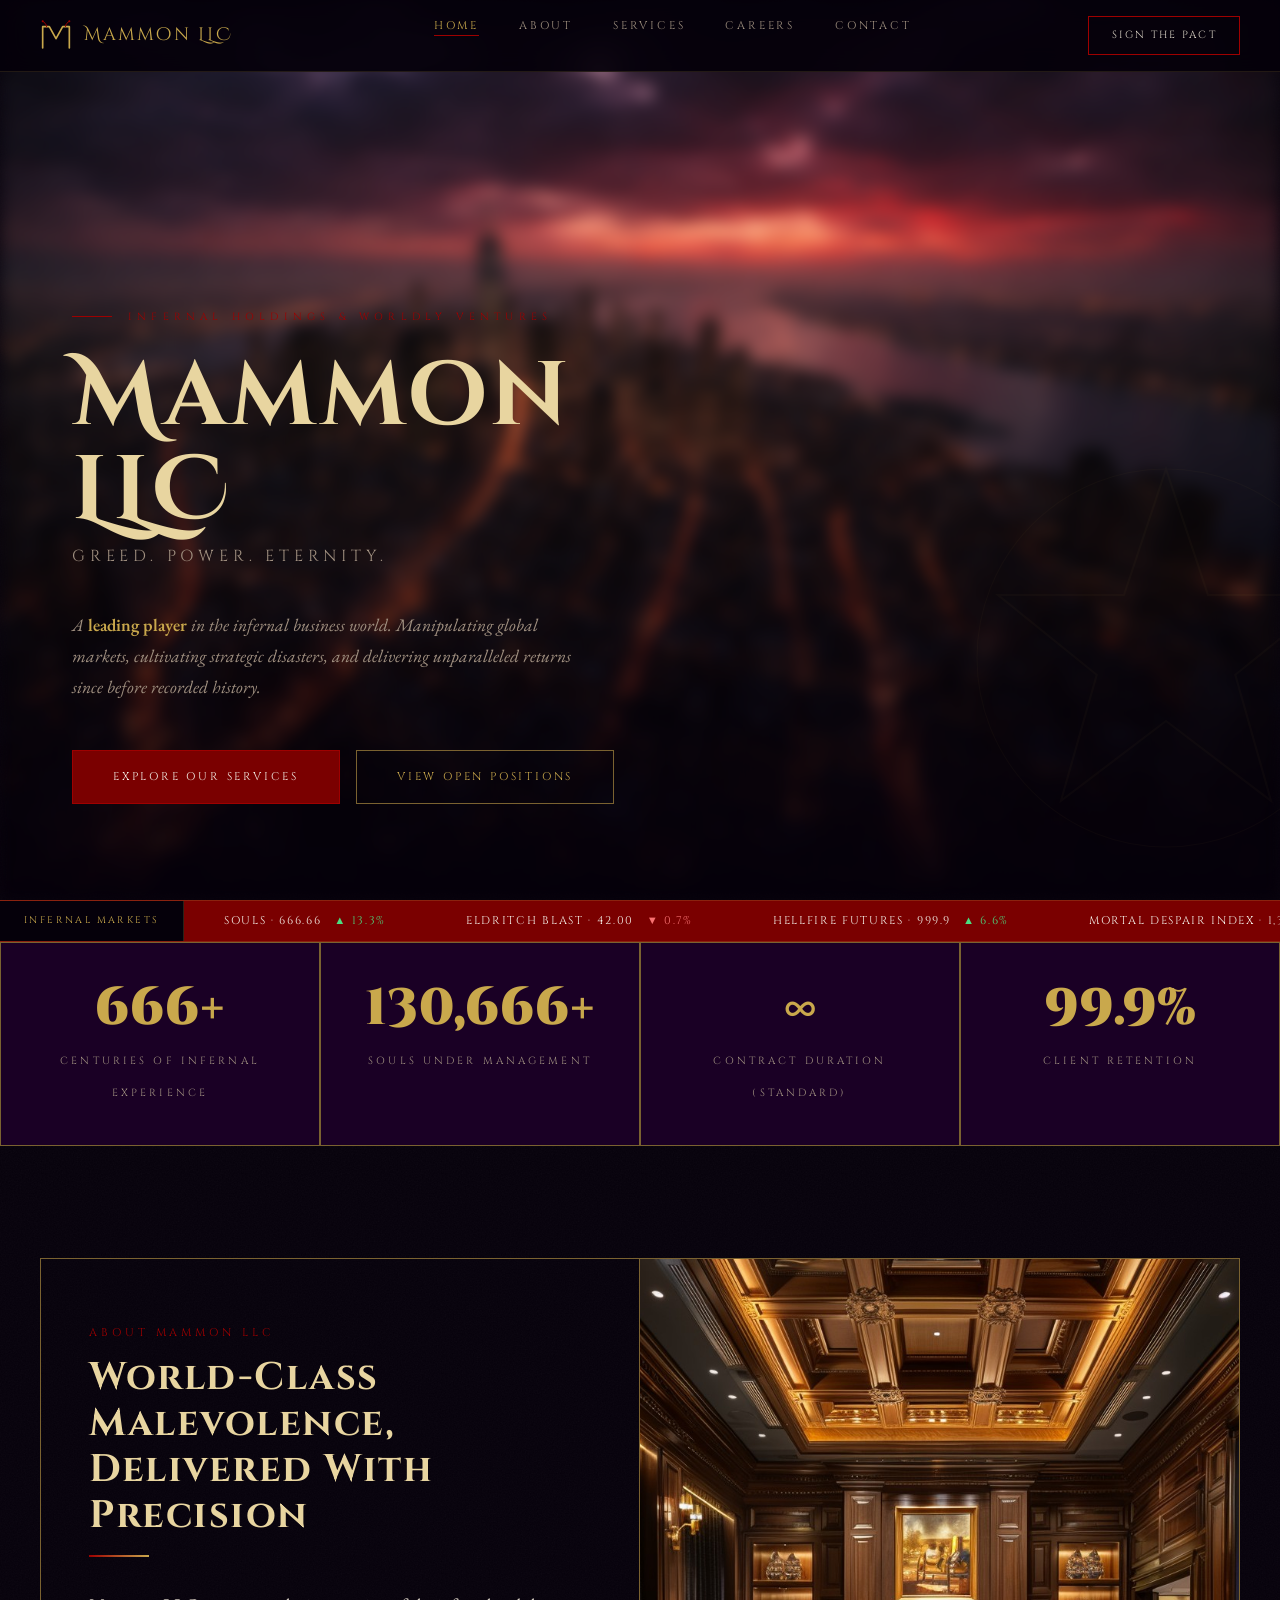
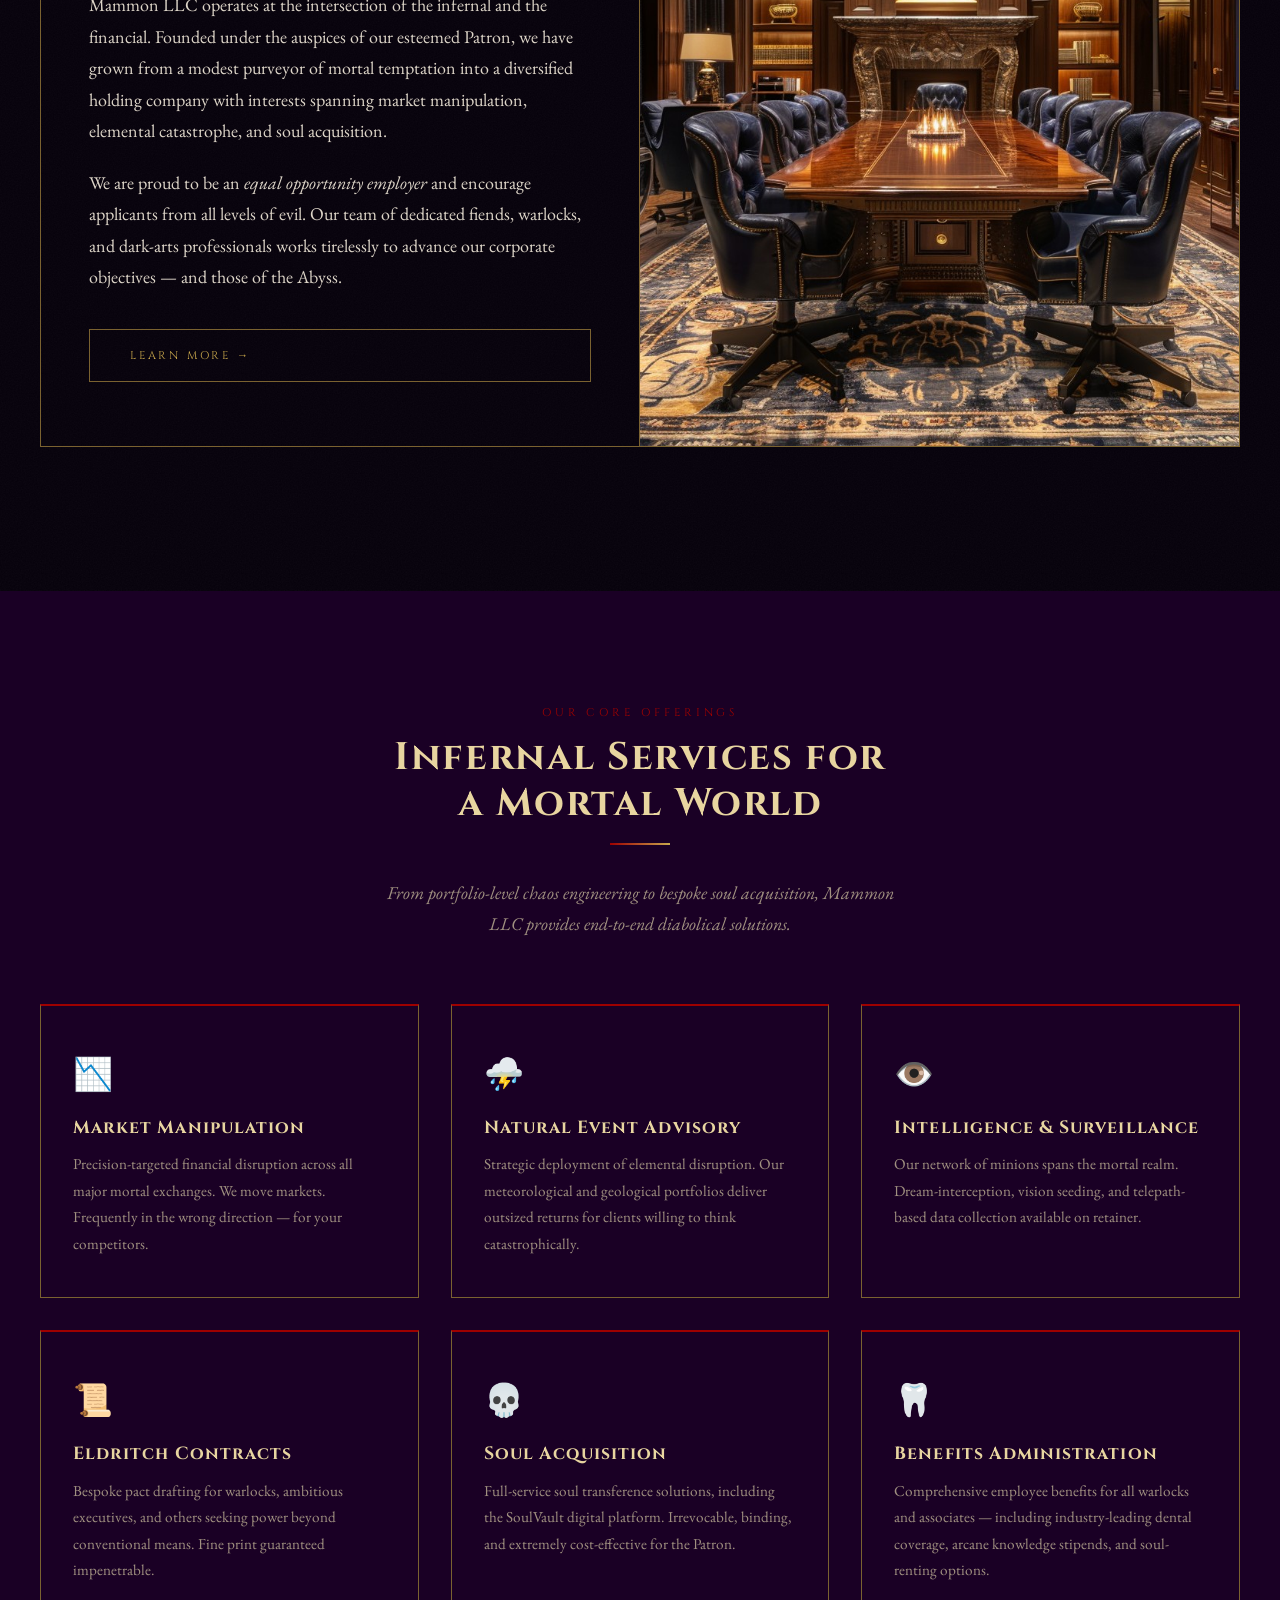
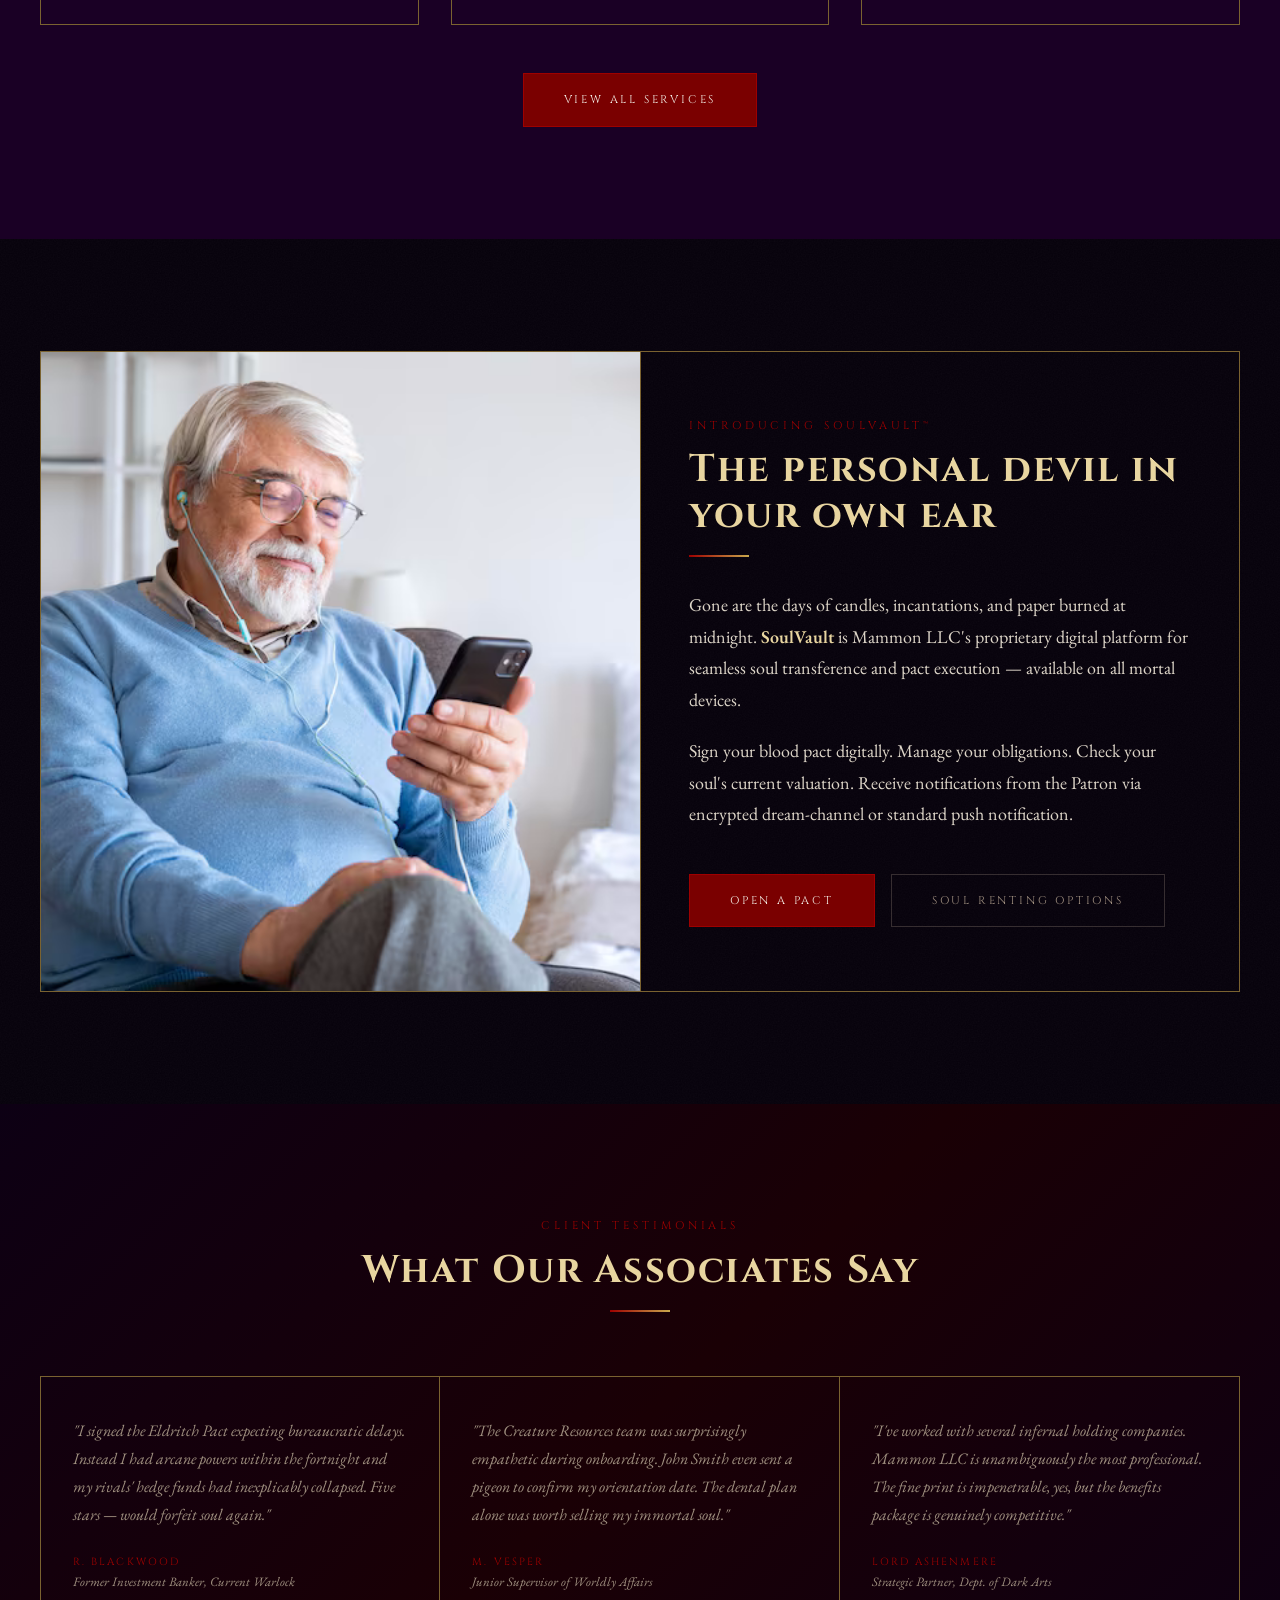
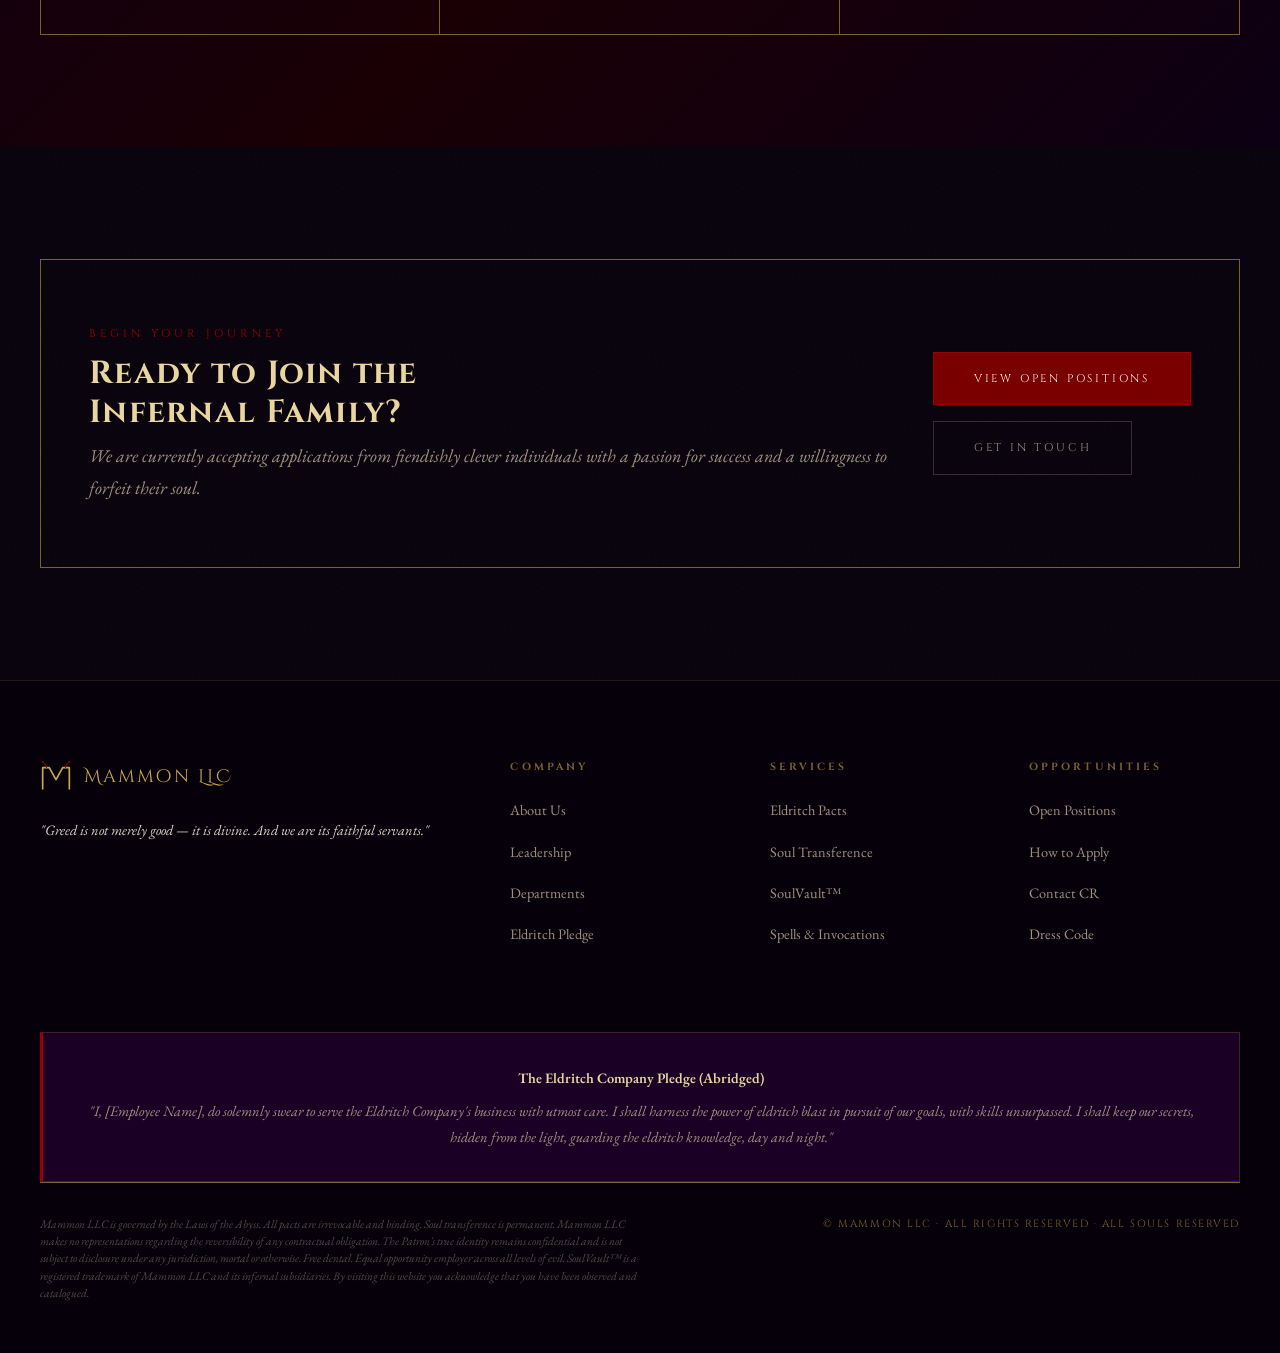
<file: index.html>
<!DOCTYPE html>
<html lang="en">
<head>
  <meta charset="UTF-8" />
  <meta name="viewport" content="width=device-width, initial-scale=1.0" />
  <title>Mammon LLC — Infernal Holdings &amp; Worldly Ventures</title>
  <meta name="description" content="Mammon LLC: A leading player in the infernal business world. Manipulating markets, cultivating chaos, and acquiring souls since before recorded history." />
  <link rel="stylesheet" href="style.css" />
  <style>
    /* ── Hero ─────────────────────────────── */
    .hero {
      min-height: 100vh;
      display: flex;
      flex-direction: column;
      justify-content: flex-end;
      position: relative;
      overflow: hidden;
      padding-bottom: 6rem;
    }

    /* ── [IMAGE PLACEHOLDER] Hero Background ─ */
    .hero-bg {
      position: absolute;
      inset: 0;
      z-index: 0;
    }
    
    /* Overlay always present so text stays legible over any image */
    .hero-bg::after {
      content: '';
      position: absolute;
      inset: 0;
      /* background: linear-gradient(
        to top,
        rgba(5,0,10,1) 0%,
        rgba(5,0,10,0.65) 40%,
        rgba(5,0,10,0.3) 100%
      ); */
      z-index: 1;
    }

    .hero-bg .img-placeholder {
      height: 50%;
      border: none;
      background-image: url(assets/hero-bg.png);
      background-size: cover;
      background-position: center;
      background-attachment: fixed;
      filter: blur(8px);
      opacity: 1;

    }
    .hero-bg .img-placeholder::after {
      content: '';
      position: absolute;
      inset: 0;
      background: linear-gradient(to top, var(--void) 0%, transparent 60%);
    }

    .hero-content {
      position: relative;
      z-index: 2;
      max-width: var(--max-w);
      margin: 0 auto;
      width: 100%;
      padding: 0 2rem;
    }

    .hero-eyebrow {
      font-family: var(--font-head);
      font-size: 0.65rem;
      letter-spacing: 0.5em;
      text-transform: uppercase;
      color: var(--blood-bright);
      display: flex;
      align-items: center;
      gap: 1rem;
      margin-bottom: 1.5rem;
    }
    .hero-eyebrow::before {
      content: '';
      width: 40px;
      height: 1px;
      background: var(--blood-bright);
    }

    .hero h1 {
      font-family: var(--font-display);
      font-size: clamp(3rem, 7vw, 6.5rem);
      font-weight: 700;
      color: var(--gold-pale);
      line-height: 1.05;
      margin-bottom: 0.25rem;
      animation: fadeUp 1s ease both;
    }

    .hero-tagline {
      font-family: var(--font-head);
      font-size: clamp(0.8rem, 1.5vw, 1rem);
      letter-spacing: 0.3em;
      text-transform: uppercase;
      color: var(--ash-dim);
      margin-bottom: 2.5rem;
      animation: fadeUp 1s ease 0.2s both;
    }

    .hero-desc {
      max-width: 520px;
      font-size: 1.1rem;
      font-style: italic;
      color: var(--ash-dim);
      margin-bottom: 3rem;
      animation: fadeUp 1s ease 0.35s both;
    }
    .hero-desc strong { color: var(--gold); font-style: normal; }

    .hero-actions {
      display: flex;
      gap: 1rem;
      flex-wrap: wrap;
      animation: fadeUp 1s ease 0.5s both;
    }

    /* Pentagram watermark */
    .hero-penta {
      position: absolute;
      right: -6rem;
      bottom: 2rem;
      width: 420px;
      height: 420px;
      opacity: 0.03;
      z-index: 1;
      pointer-events: none;
    }

    /* ── Ticker ───────────────────────────── */
    .ticker-wrap {
      background: var(--blood);
      border-top: 1px solid rgba(201,168,76,0.2);
      border-bottom: 1px solid rgba(201,168,76,0.2);
      overflow: hidden;
      height: 42px;
      display: flex;
      align-items: center;
    }
    .ticker-label {
      font-family: var(--font-head);
      font-size: 0.6rem;
      letter-spacing: 0.25em;
      color: var(--gold);
      background: var(--void);
      padding: 0 1.5rem;
      height: 100%;
      display: flex;
      align-items: center;
      white-space: nowrap;
      border-right: 1px solid rgba(201,168,76,0.2);
      flex-shrink: 0;
      z-index: 10;
    }
    .ticker-track {
      display: flex;
      animation: tickerScroll 40s linear infinite;
      will-change: transform;
    }
    .ticker-item {
      font-family: var(--font-head);
      font-size: 0.7rem;
      letter-spacing: 0.15em;
      color: var(--white);
      white-space: nowrap;
      padding: 0 2.5rem;
    }
    .ticker-item .up   { color: #4ADE80; margin-left: 0.5rem; }
    .ticker-item .down { color: #F87171; margin-left: 0.5rem; }
    @keyframes tickerScroll {
      from { transform: translateX(0); }
      to   { transform: translateX(-50%); }
    }

    /* ── Stats Row ────────────────────────── */
    .stats-row {
      display: grid;
      grid-template-columns: repeat(4, 1fr);
    }
    @media (max-width: 900px) { .stats-row { grid-template-columns: repeat(2, 1fr); } }
    @media (max-width: 500px) { .stats-row { grid-template-columns: 1fr; } }

    /* ── Services ─────────────────────────── */
    .services-intro {
      max-width: 640px;
    }

    /* ── Feature Row ──────────────────────── */
    .feature-row {
      display: grid;
      grid-template-columns: 1fr 1fr;
      border: var(--border-gold);
      margin-bottom: 2rem;
    }
    @media (max-width: 760px) { .feature-row { grid-template-columns: 1fr; } }

    .feature-row .feature-text {
      padding: 4rem 3rem;
      border-right: var(--border-gold);
      display: flex;
      flex-direction: column;
      justify-content: center;
    }
    @media (max-width: 760px) {
      .feature-row .feature-text { border-right: none; border-bottom: var(--border-gold); }
    }

    /* .feature-row .feature-img { min-height: 400px; } */

    /* ── Testimonial ──────────────────────── */
    .testimonials-grid {
      display: grid;
      grid-template-columns: repeat(3, 1fr);
      gap: 0;
      border: var(--border-gold);
    }
    @media (max-width: 760px) { .testimonials-grid { grid-template-columns: 1fr; } }

    .testimonial-item {
      padding: 2.5rem 2rem;
      border-right: var(--border-gold);
    }
    .testimonial-item:last-child { border-right: none; }
    .testimonial-item blockquote {
      border-left: none;
      padding: 0;
      background: none;
      font-size: 1rem;
      margin: 0 0 1.5rem;
    }
    .testimonial-author {
      font-family: var(--font-head);
      font-size: 0.65rem;
      letter-spacing: 0.2em;
      text-transform: uppercase;
      color: var(--blood-bright);
    }
    .testimonial-role {
      font-size: 0.8rem;
      color: var(--ash-dim);
      font-style: italic;
    }

    /* ── CTA Banner ───────────────────────── */
    .cta-banner {
      background: linear-gradient(135deg, var(--void-light) 0%, #1A0008 100%);
      border: var(--border-gold);
      padding: 4rem 3rem;
      display: grid;
      grid-template-columns: 1fr auto;
      align-items: center;
      gap: 2rem;
    }

    .cta-banner{
      background-size: cover;
      background-position: center;
      background-attachment: fixed;
    }

    @media (max-width: 700px) { .cta-banner { grid-template-columns: 1fr; } }
    .cta-banner h2 { font-size: 2rem; margin-bottom: 0.5rem; }
    .cta-banner p { color: var(--ash-dim); font-style: italic; margin: 0; }
  </style>
</head>
<body>

<!-- ═══════════════════════════════════════════
     NAVIGATION
══════════════════════════════════════════════ -->
<nav class="site-nav">
  <a href="index.html" class="nav-logo">
    <!-- Mammon "M" logomark with subtle horns -->
    <svg viewBox="0 0 48 48" fill="none" xmlns="http://www.w3.org/2000/svg" aria-hidden="true">
      <path d="M4 42 L4 10 L14 10 L24 28 L34 10 L44 10 L44 42" stroke="#C9A84C" stroke-width="2.5" stroke-linecap="round" stroke-linejoin="round" fill="none"/>
      <!-- horns -->
      <path d="M10 10 C10 6, 6 3, 4 2" stroke="#9E0000" stroke-width="1.5" stroke-linecap="round" fill="none"/>
      <path d="M38 10 C38 6, 42 3, 44 2" stroke="#9E0000" stroke-width="1.5" stroke-linecap="round" fill="none"/>
      <circle cx="4"  cy="2" r="1.5" fill="#9E0000"/>
      <circle cx="44" cy="2" r="1.5" fill="#9E0000"/>
    </svg>
    Mammon LLC
  </a>

  <ul class="nav-links">
    <li><a href="index.html" class="active">Home</a></li>
    <li><a href="about.html">About</a></li>
    <li><a href="pact.html">Services</a></li>
    <li><a href="careers.html">Careers</a></li>
    <li><a href="contact.html">Contact</a></li>
  </ul>

  <a href="pact.html#soul-transfer" class="nav-cta">Sign the Pact</a>
  <div class="nav-toggle" aria-label="Toggle navigation">
    <span></span><span></span><span></span>
  </div>
</nav>


<!-- ═══════════════════════════════════════════
     HERO
══════════════════════════════════════════════ -->
<section class="hero">

  <!-- ══ [IMAGE PLACEHOLDER] ══════════════════
       TYPE   : Full-bleed hero background photograph
       CONTENT: An aerial, wide-angle shot of a sprawling
                city at dusk — finance district skyscrapers,
                rivers of amber traffic, a sky bruised deep
                crimson and violet. Dark, cinematic, slightly
                ominous. No people visible. Shot from above
                as if from an impossible height.
       FILE   : assets/hero-bg.jpg
       DIMENSIONS: 1920×1080 minimum, WebP preferred
  ════════════════════════════════════════════ -->
  <div class="hero-bg">
    <div class="img-placeholder" style="height:100%;">
    </div>
  </div>

  <!-- Pentagram watermark -->
  <svg class="hero-penta" viewBox="0 0 200 200" xmlns="http://www.w3.org/2000/svg" aria-hidden="true">
    <polygon points="100,10 120,70 180,70 133,108 150,168 100,130 50,168 67,108 20,70 80,70"
             fill="none" stroke="#C9A84C" stroke-width="1"/>
    <circle cx="100" cy="100" r="90" fill="none" stroke="#C9A84C" stroke-width="0.5"/>
  </svg>

  <div class="hero-content">
    <div class="hero-eyebrow">Infernal Holdings &amp; Worldly Ventures</div>
    <h1 class="fade-up">Mammon<br>LLC</h1>
    <p class="hero-tagline fade-up fade-up-delay-1">Greed. Power. Eternity.</p>
    <p class="hero-desc fade-up fade-up-delay-2">
      A <strong>leading player</strong> in the infernal business world.
      Manipulating global markets, cultivating strategic disasters,
      and delivering unparalleled returns since before recorded history.
    </p>
    <div class="hero-actions">
      <a href="pact.html" class="btn btn-primary">Explore Our Services</a>
      <a href="careers.html" class="btn btn-outline">View Open Positions</a>
    </div>
  </div>
</section>


<!-- ═══════════════════════════════════════════
     MARKET TICKER
══════════════════════════════════════════════ -->
<div class="ticker-wrap" aria-label="Infernal market ticker">
  <div class="ticker-label">INFERNAL MARKETS</div>
  <div class="ticker-track">
    <!-- Duplicated for seamless loop -->
    <span class="ticker-item">SOULS · <span class="ticker-value" data-mean="666.66">666.66</span> <span class="up">▲ <span class="ticker-change" data-mean="13.3">13.3</span>%</span></span>
    <span class="ticker-item">ELDRITCH BLAST · <span class="ticker-value" data-mean="42.00">42.00</span> <span class="down">▼ <span class="ticker-change" data-mean="0.7">0.7</span>%</span></span>
    <span class="ticker-item">HELLFIRE FUTURES · <span class="ticker-value" data-mean="999.9">999.9</span> <span class="up">▲ <span class="ticker-change" data-mean="6.6">6.6</span>%</span></span>
    <span class="ticker-item">MORTAL DESPAIR INDEX · <span class="ticker-value" data-mean="1313">1,313</span> <span class="up">▲ <span class="ticker-change" data-mean="4.2">4.2</span>%</span></span>
    <span class="ticker-item">ABYSS BONDS (10Y) · <span class="ticker-value" data-mean="3.33">3.33</span>% YIELD <span class="down">▼ <span class="ticker-change" data-mean="0.1">0.1</span>%</span></span>
    <span class="ticker-item">GLOBAL CHAOS ETF · <span class="ticker-value" data-mean="888.8">888.8</span> <span class="up">▲ <span class="ticker-change" data-mean="8.8">8.8</span>%</span></span>
    <span class="ticker-item">PANDEMONIUM REIT · <span class="ticker-value" data-mean="444.4">444.4</span> <span class="up">▲ <span class="ticker-change" data-mean="2.2">2.2</span>%</span></span>
    <span class="ticker-item">NESTLE · <span class="ticker-value" data-mean="79.10">79.10</span> <span class="up">▲ <span class="ticker-change" data-mean="0.2">0.2</span>%</span></span>
    <!-- duplicate -->
    <span class="ticker-item">SOULS · <span class="ticker-value" data-mean="666.66">666.66</span> <span class="up">▲ <span class="ticker-change" data-mean="13.3">13.3</span>%</span></span>
    <span class="ticker-item">ELDRITCH BLAST · <span class="ticker-value" data-mean="42.00">42.00</span> <span class="down">▼ <span class="ticker-change" data-mean="0.7">0.7</span>%</span></span>
    <span class="ticker-item">HELLFIRE FUTURES · <span class="ticker-value" data-mean="999.9">999.9</span> <span class="up">▲ <span class="ticker-change" data-mean="6.6">6.6</span>%</span></span>
    <span class="ticker-item">MORTAL DESPAIR INDEX · <span class="ticker-value" data-mean="1313">1,313</span> <span class="up">▲ <span class="ticker-change" data-mean="4.2">4.2</span>%</span></span>
    <span class="ticker-item">ABYSS BONDS (10Y) · <span class="ticker-value" data-mean="3.33">3.33</span>% YIELD <span class="down">▼ <span class="ticker-change" data-mean="0.1">0.1</span>%</span></span>
    <span class="ticker-item">GLOBAL CHAOS ETF · <span class="ticker-value" data-mean="888.8">888.8</span> <span class="up">▲ <span class="ticker-change" data-mean="8.8">8.8</span>%</span></span>
    <span class="ticker-item">PANDEMONIUM REIT · <span class="ticker-value" data-mean="444.4">444.4</span> <span class="up">▲ <span class="ticker-change" data-mean="2.2">2.2</span>%</span></span>
    <span class="ticker-item">NESTLE · <span class="ticker-value" data-mean="79.10">79.10</span> <span class="up">▲ <span class="ticker-change" data-mean="0.2">0.2</span>%</span></span>
  </div>
</div>


<!-- ═══════════════════════════════════════════
     STATS ROW
══════════════════════════════════════════════ -->
<section class="section section--dark" style="padding: 0;">
  <div class="stats-row">
    <div class="stat-box">
      <span class="stat-number">666+</span>
      <span class="stat-label">Centuries of Infernal Experience</span>
    </div>
    <div class="stat-box">
      <span class="stat-number">130,666+</span>
      <span class="stat-label">Souls Under Management</span>
    </div>
    <div class="stat-box">
      <span class="stat-number">∞</span>
      <span class="stat-label">Contract Duration (Standard)</span>
    </div>
    <div class="stat-box">
      <span class="stat-number">99.9%</span>
      <span class="stat-label">Client Retention</span>
    </div>
  </div>
</section>


<!-- ═══════════════════════════════════════════
     ABOUT / INTRO
══════════════════════════════════════════════ -->
<section class="section">
  <div class="section-inner">
    <div class="feature-row">

      <div class="feature-text">
        <span class="section-label">About Mammon LLC</span>
        <h2>World-Class Malevolence,<br>Delivered With Precision</h2>
        <div class="gold-rule"></div>
        <p>
          Mammon LLC operates at the intersection of the infernal and the financial.
          Founded under the auspices of our esteemed Patron, we have grown from a
          modest purveyor of mortal temptation into a diversified holding company
          with interests spanning market manipulation, elemental catastrophe,
          and soul acquisition.
        </p>
        <p>
          We are proud to be an <em>equal opportunity employer</em> and encourage
          applicants from all levels of evil. Our team of dedicated fiends,
          warlocks, and dark-arts professionals works tirelessly to advance
          our corporate objectives — and those of the Abyss.
        </p>
        <a href="about.html" class="btn btn-outline" style="margin-top:1rem;">Learn More →</a>
      </div>

      <!-- ══ [IMAGE PLACEHOLDER] ═════════════════
           TYPE   : Editorial / brand photograph
           CONTENT: A sleek, oppressively corporate boardroom.
                    Long obsidian table, leather chairs. Framed
                    portraits on walls — but with subtle horns on
                    the subjects, visible only on close inspection.
                    Floor-to-ceiling windows showing the city.
                    Empty of people, lit dramatically from above.
           FILE   : assets/boardroom.jpg
           DIMENSIONS: 800×600 minimum
      ═════════════════════════════════════════ -->
      <div class="feature-img">
        <img src="assets/boardroom.jpg" alt="Mammon LLC corporate boardroom" style="width: 100%; height: 100%; object-fit: cover; display: block;">
      </div>

    </div>
  </div>
</section>


<!-- ═══════════════════════════════════════════
     SERVICES OVERVIEW
══════════════════════════════════════════════ -->
<section class="section section--darker">
  <div class="section-inner">
    <div class="section-header center">
      <span class="section-label">Our Core Offerings</span>
      <h2>Infernal Services for<br>a Mortal World</h2>
      <div class="gold-rule center"></div>
      <p style="max-width:520px; margin:0 auto; color:var(--ash-dim); font-style:italic;">
        From portfolio-level chaos engineering to bespoke soul acquisition,
        Mammon LLC provides end-to-end diabolical solutions.
      </p>
    </div>

    <div class="grid-3">
      <div class="card">
        <span class="card-icon">📉</span>
        <h3>Market Manipulation</h3>
        <p>Precision-targeted financial disruption across all major mortal exchanges. We move markets. Frequently in the wrong direction — for your competitors.</p>
      </div>
      <div class="card">
        <span class="card-icon">⛈️</span>
        <h3>Natural Event Advisory</h3>
        <p>Strategic deployment of elemental disruption. Our meteorological and geological portfolios deliver outsized returns for clients willing to think catastrophically.</p>
      </div>
      <div class="card">
        <span class="card-icon">👁️</span>
        <h3>Intelligence &amp; Surveillance</h3>
        <p>Our network of minions spans the mortal realm. Dream-interception, vision seeding, and telepath-based data collection available on retainer.</p>
      </div>
      <div class="card">
        <span class="card-icon">📜</span>
        <h3>Eldritch Contracts</h3>
        <p>Bespoke pact drafting for warlocks, ambitious executives, and others seeking power beyond conventional means. Fine print guaranteed impenetrable.</p>
      </div>
      <div class="card">
        <span class="card-icon">💀</span>
        <h3>Soul Acquisition</h3>
        <p>Full-service soul transference solutions, including the SoulVault digital platform. Irrevocable, binding, and extremely cost-effective for the Patron.</p>
      </div>
      <div class="card">
        <span class="card-icon">🦷</span>
        <h3>Benefits Administration</h3>
        <p>Comprehensive employee benefits for all warlocks and associates — including industry-leading dental coverage, arcane knowledge stipends, and soul-renting options.</p>
      </div>
    </div>

    <div style="text-align:center; margin-top:3rem;">
      <a href="pact.html" class="btn btn-primary">View All Services</a>
    </div>
  </div>
</section>


<!-- ═══════════════════════════════════════════
     FEATURE: SOULVAULT
══════════════════════════════════════════════ -->
<section class="section">
  <div class="section-inner">
    <div class="feature-row" style="margin-bottom:0;">

      <!-- ══ [IMAGE PLACEHOLDER] ═════════════════
           TYPE   : App / product screenshot
           CONTENT: Mockup of the "SoulVault" mobile app.
                    Dark interface, gold typography, a digital
                    contract with a glowing signature field.
                    Could be shown on a phone mockup or as a
                    flat screen graphic. Corporate, sleek, sinister.
           FILE   : assets/soulvault-app.png
           DIMENSIONS: 800×600 minimum, transparent bg ideal
      ═════════════════════════════════════════ -->
      <div class="feature-img">
        <img src="assets/phoneman.avif" alt="A happy user of the SoulVault™ app." style="width: 100%; height: 100%; object-fit: cover; display: block;">
      </div>

      <div class="feature-text" style="border-right:none; border-left: var(--border-gold);">
        <span class="section-label">Introducing SoulVault™</span>
        <h2>The personal devil in your own ear</h2>
        <div class="gold-rule"></div>
        <p>
          Gone are the days of candles, incantations, and paper burned at midnight.
          <strong>SoulVault</strong> is Mammon LLC's proprietary digital platform
          for seamless soul transference and pact execution — available on all
          mortal devices.
        </p>
        <p>
          Sign your blood pact digitally. Manage your obligations. Check your
          soul's current valuation. Receive notifications from the Patron
          via encrypted dream-channel or standard push notification.
        </p>
        <div style="display:flex; gap:1rem; flex-wrap:wrap; margin-top:1.5rem;">
          <a href="pact.html" class="btn btn-primary">Open a Pact</a>
          <a href="pact.html#soul-transfer" class="btn btn-ghost">Soul Renting Options</a>
        </div>
      </div>
    </div>
  </div>
</section>


<!-- ═══════════════════════════════════════════
     TESTIMONIALS
══════════════════════════════════════════════ -->
<section class="section section--blood">
  <div class="section-inner">
    <div class="section-header center">
      <span class="section-label">Client Testimonials</span>
      <h2>What Our Associates Say</h2>
      <div class="gold-rule center"></div>
    </div>

    <div class="testimonials-grid">
      <div class="testimonial-item">
        <blockquote>
          "I signed the Eldritch Pact expecting bureaucratic delays. Instead I had
          arcane powers within the fortnight and my rivals' hedge funds had
          inexplicably collapsed. Five stars — would forfeit soul again."
        </blockquote>
        <div class="testimonial-author">R. Blackwood</div>
        <div class="testimonial-role">Former Investment Banker, Current Warlock</div>
      </div>
      <div class="testimonial-item">
        <blockquote>
          "The Creature Resources team was surprisingly empathetic during
          onboarding. John Smith even sent a pigeon to confirm my orientation
          date. The dental plan alone was worth selling my immortal soul."
        </blockquote>
        <div class="testimonial-author">M. Vesper</div>
        <div class="testimonial-role">Junior Supervisor of Worldly Affairs</div>
      </div>
      <div class="testimonial-item">
        <blockquote>
          "I've worked with several infernal holding companies. Mammon LLC
          is unambiguously the most professional. The fine print is
          impenetrable, yes, but the benefits package is genuinely competitive."
        </blockquote>
        <div class="testimonial-author">Lord Ashenmere</div>
        <div class="testimonial-role">Strategic Partner, Dept. of Dark Arts</div>
      </div>
    </div>
  </div>
</section>


<!-- ═══════════════════════════════════════════
     CTA BANNER
══════════════════════════════════════════════ -->
<section class="section">
  <div class="section-inner">
    <div class="cta-banner">
      <div>
        <span class="section-label">Begin Your Journey</span>
        <h2>Ready to Join the<br>Infernal Family?</h2>
        <p>We are currently accepting applications from fiendishly clever individuals
           with a passion for success and a willingness to forfeit their soul.</p>
      </div>
      <div style="display:flex; flex-direction:column; gap:1rem; align-items:flex-start;">
        <a href="careers.html" class="btn btn-primary">View Open Positions</a>
        <a href="contact.html" class="btn btn-ghost">Get In Touch</a>
      </div>
    </div>
  </div>
</section>


<!-- ═══════════════════════════════════════════
     FOOTER
══════════════════════════════════════════════ -->
<footer class="site-footer">
  <div class="footer-inner">
    <div class="footer-grid">
      <div class="footer-brand">
        <a href="index.html" class="nav-logo">
          <svg viewBox="0 0 48 48" fill="none" xmlns="http://www.w3.org/2000/svg" aria-hidden="true">
            <path d="M4 42 L4 10 L14 10 L24 28 L34 10 L44 10 L44 42" stroke="#C9A84C" stroke-width="2.5" stroke-linecap="round" stroke-linejoin="round"/>
            <path d="M10 10 C10 6, 6 3, 4 2" stroke="#9E0000" stroke-width="1.5" stroke-linecap="round"/>
            <path d="M38 10 C38 6, 42 3, 44 2" stroke="#9E0000" stroke-width="1.5" stroke-linecap="round"/>
            <circle cx="4"  cy="2" r="1.5" fill="#9E0000"/>
            <circle cx="44" cy="2" r="1.5" fill="#9E0000"/>
          </svg>
          Mammon LLC
        </a>
        <p><em>"Greed is not merely good — it is divine. And we are its faithful servants."</em></p>
      </div>
      <div class="footer-col">
        <h5>Company</h5>
        <ul>
          <li><a href="about.html">About Us</a></li>
          <li><a href="about.html#leadership">Leadership</a></li>
          <li><a href="about.html#departments">Departments</a></li>
          <li><a href="about.html#pledge">Eldritch Pledge</a></li>
        </ul>
      </div>
      <div class="footer-col">
        <h5>Services</h5>
        <ul>
          <li><a href="pact.html">Eldritch Pacts</a></li>
          <li><a href="pact.html#soul-transfer">Soul Transference</a></li>
          <li><a href="pact.html#soulvault">SoulVault™</a></li>
          <li><a href="pact.html#spells">Spells &amp; Invocations</a></li>
        </ul>
      </div>
      <div class="footer-col">
        <h5>Opportunities</h5>
        <ul>
          <li><a href="careers.html">Open Positions</a></li>
          <li><a href="careers.html#apply">How to Apply</a></li>
          <li><a href="contact.html">Contact CR</a></li>
          <li><a href="pact.html#appendix-b">Dress Code</a></li>
        </ul>
      </div>
    </div>

    <div class="pledge-banner">
      <strong>The Eldritch Company Pledge (Abridged)</strong>
      "I, [Employee Name], do solemnly swear to serve the Eldritch Company's business with utmost care.
      I shall harness the power of eldritch blast in pursuit of our goals, with skills unsurpassed.
      I shall keep our secrets, hidden from the light, guarding the eldritch knowledge, day and night."
    </div>

    <div class="footer-bottom">
      <p class="legal">
        Mammon LLC is governed by the Laws of the Abyss. All pacts are irrevocable and binding. Soul transference is permanent.
        Mammon LLC makes no representations regarding the reversibility of any contractual obligation.
        The Patron's true identity remains confidential and is not subject to disclosure under any jurisdiction, mortal or otherwise.
        Free dental. Equal opportunity employer across all levels of evil. SoulVault™ is a registered trademark of Mammon LLC and its infernal subsidiaries.
        By visiting this website you acknowledge that you have been observed and catalogued.
      </p>
      <div class="copyright">© MAMMON LLC · ALL RIGHTS RESERVED · ALL SOULS RESERVED</div>
    </div>
  </div>
</footer>

<script>
  // Minimal JS: mobile nav toggle only
  const toggle = document.querySelector('.nav-toggle');
  const links  = document.querySelector('.nav-links');
  if (toggle && links) {
    toggle.addEventListener('click', () => {
      const open = links.style.display === 'flex';
      links.style.display = open ? '' : 'flex';
      links.style.flexDirection = 'column';
      links.style.position = 'absolute';
      links.style.top = '72px';
      links.style.left = '0';
      links.style.right = '0';
      links.style.background = 'rgba(5,0,10,0.97)';
      links.style.padding = '1.5rem 2.5rem';
      links.style.borderBottom = '1px solid rgba(201,168,76,0.15)';
    });
  }
</script>
</body>
</html>
</file>
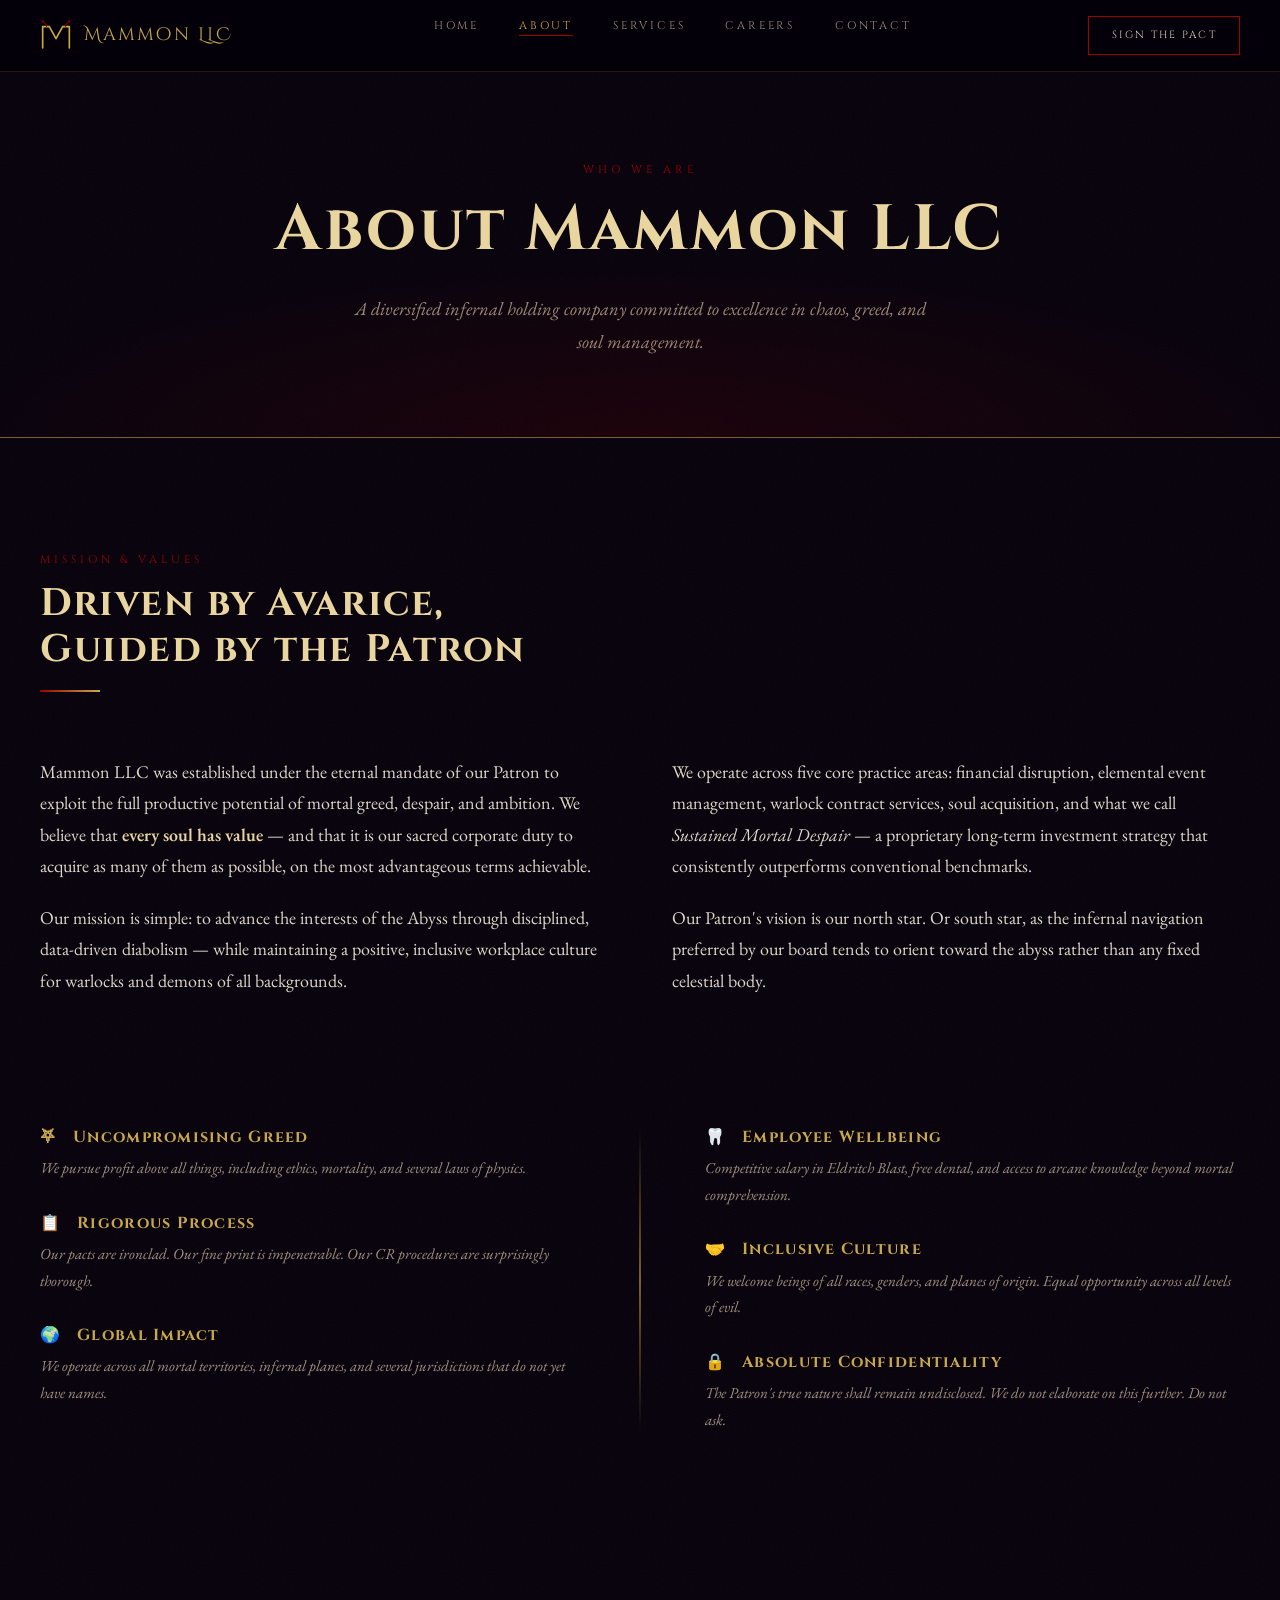
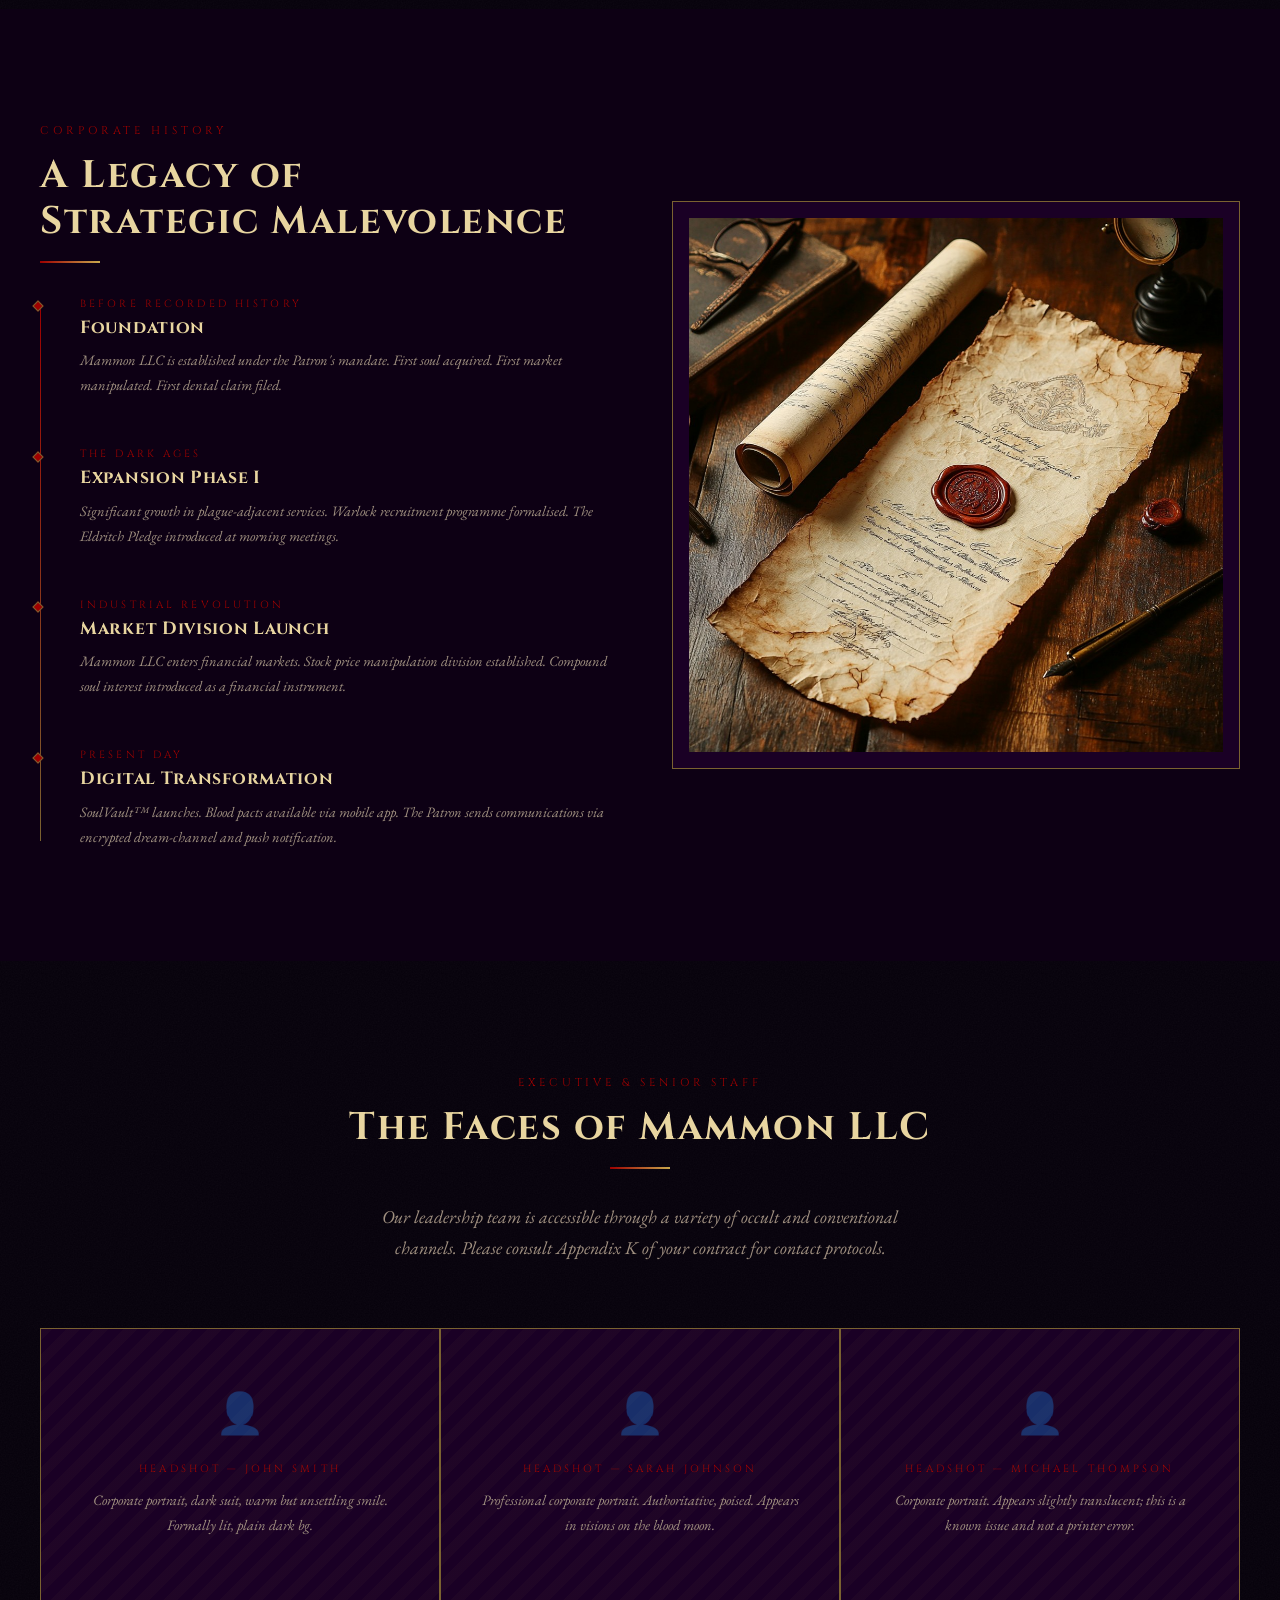
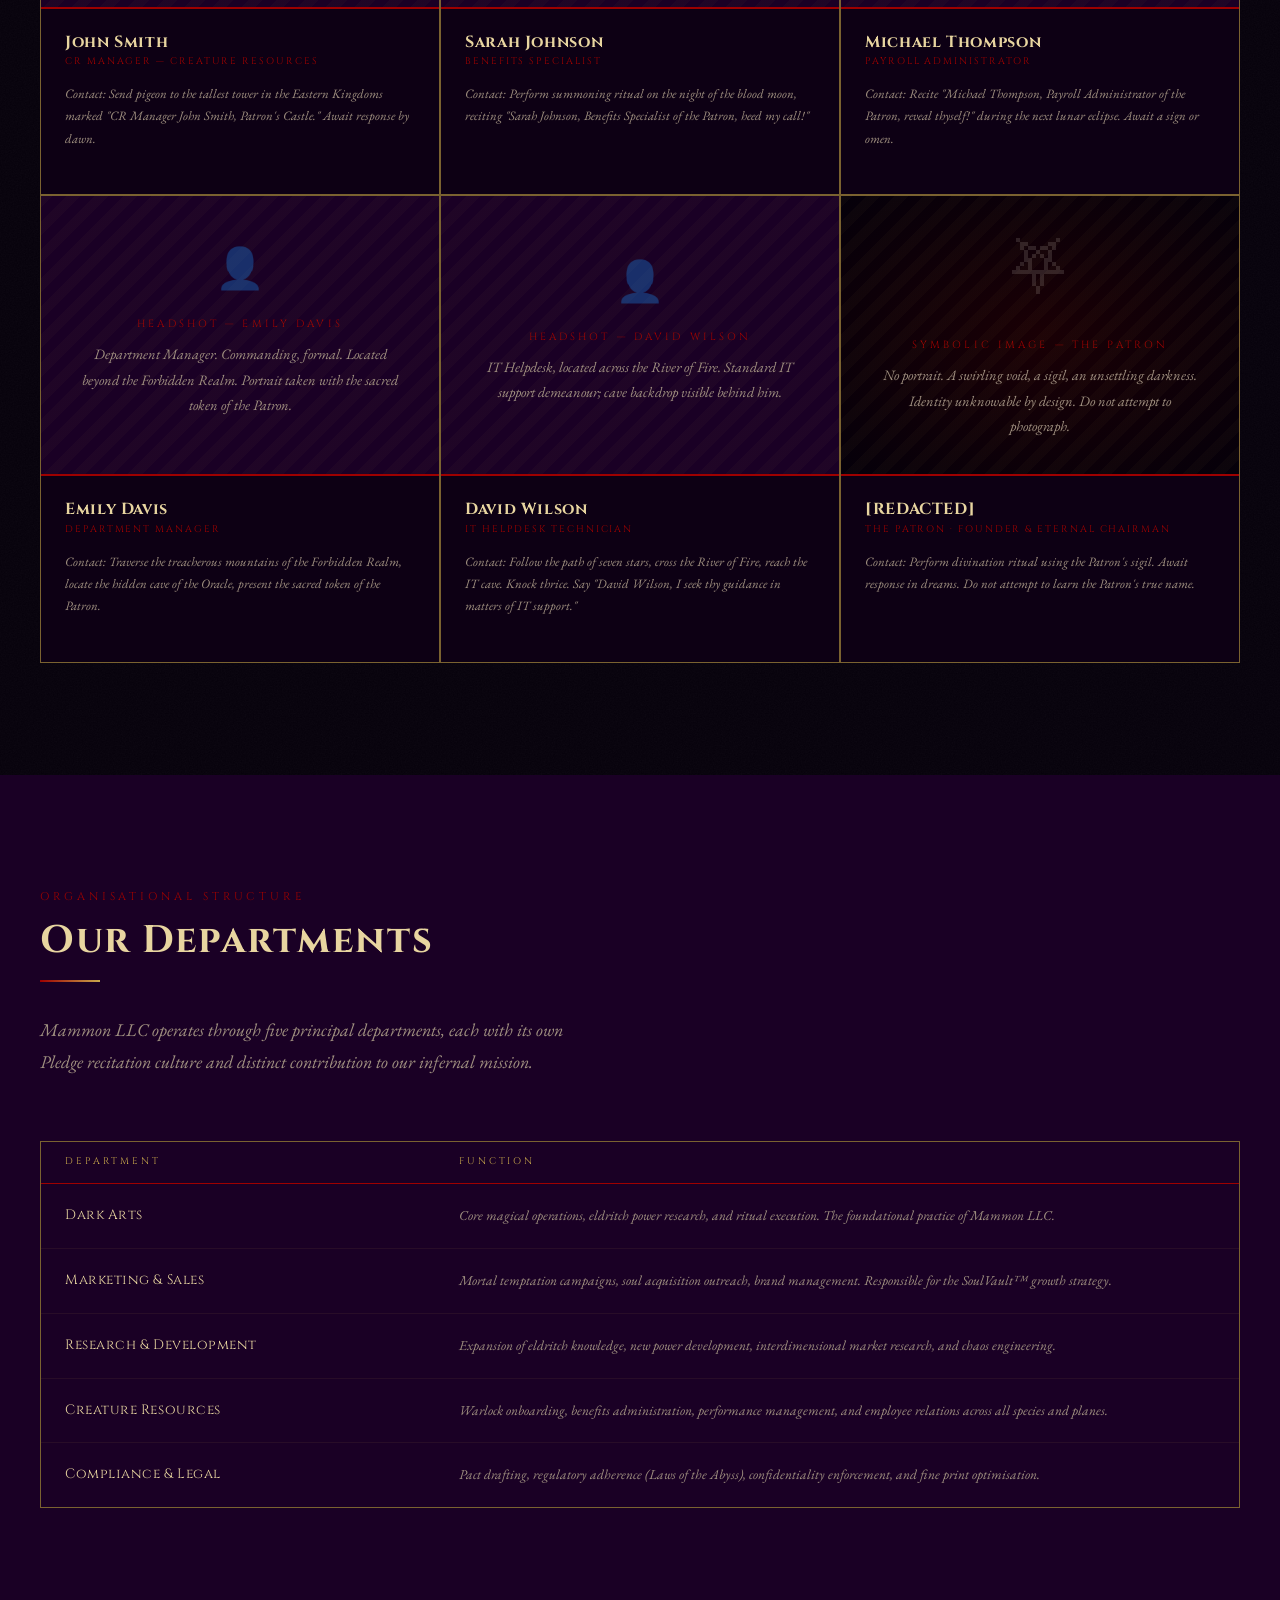
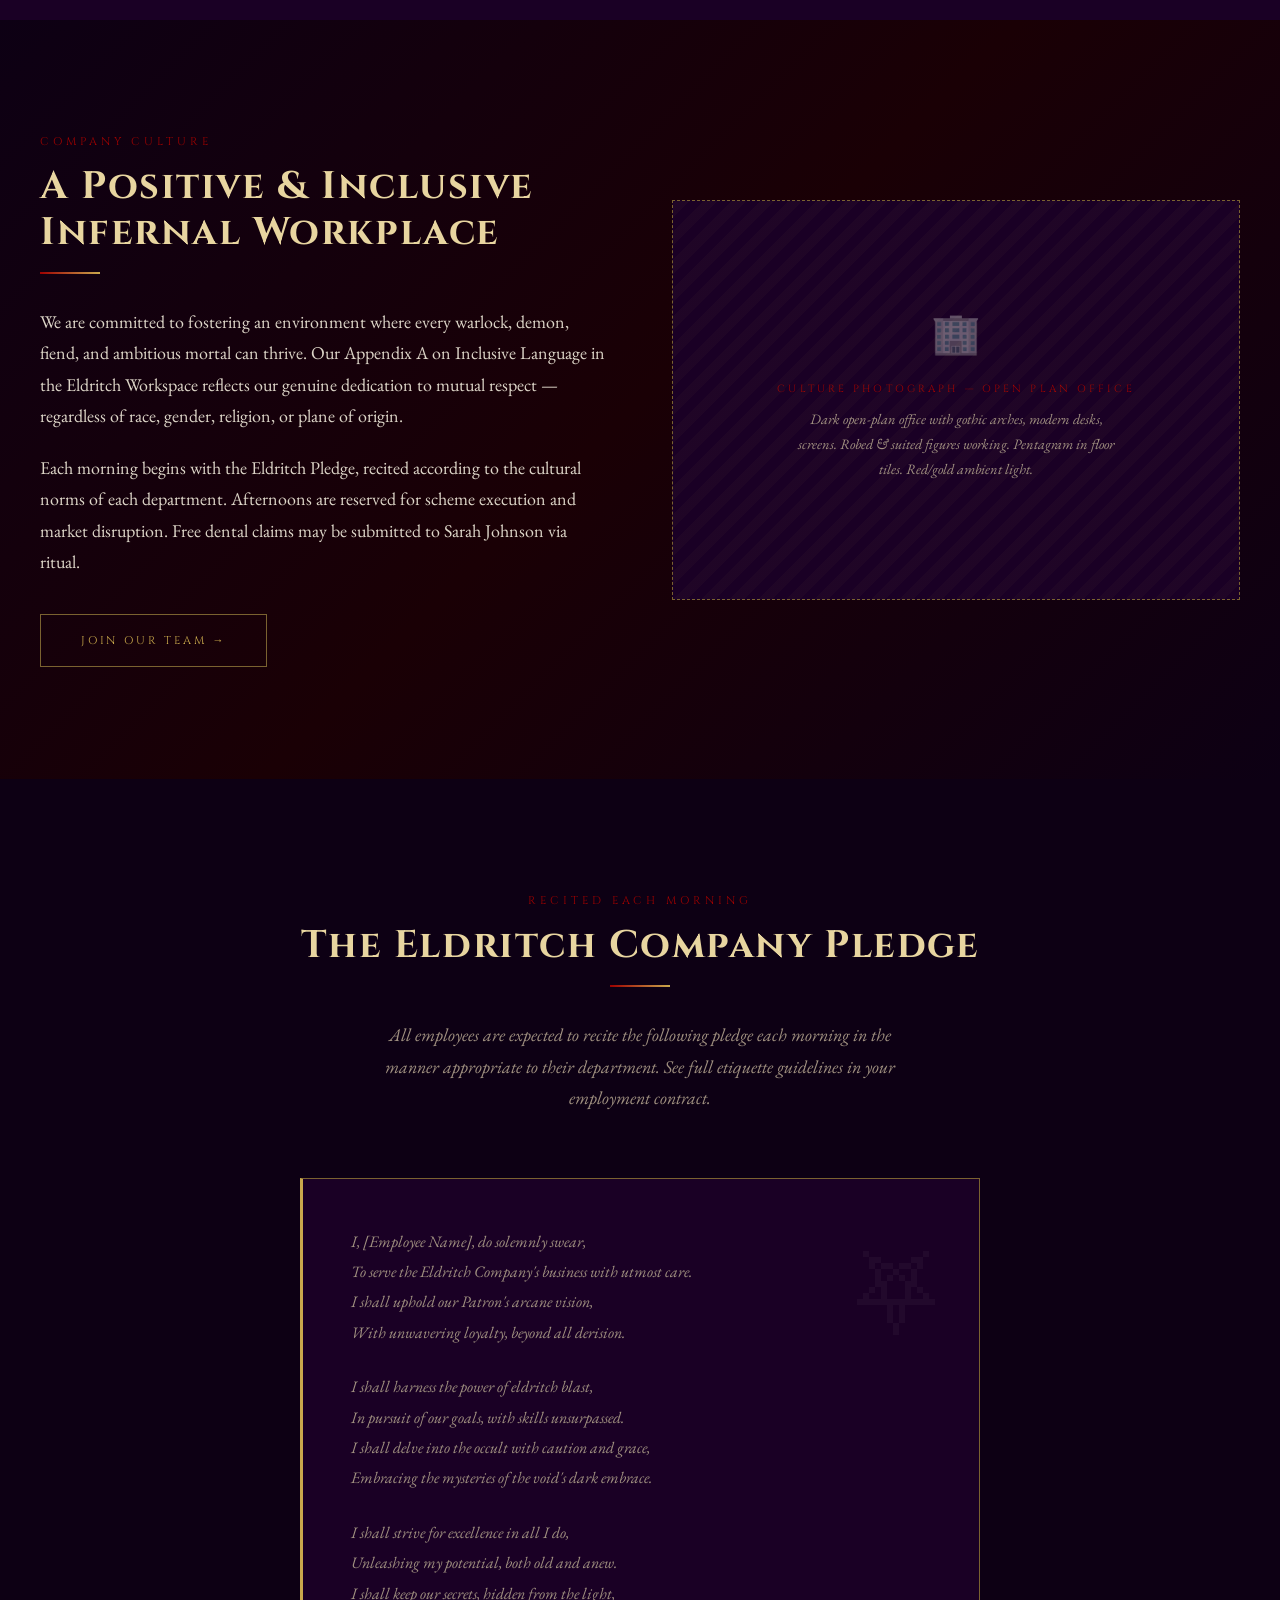
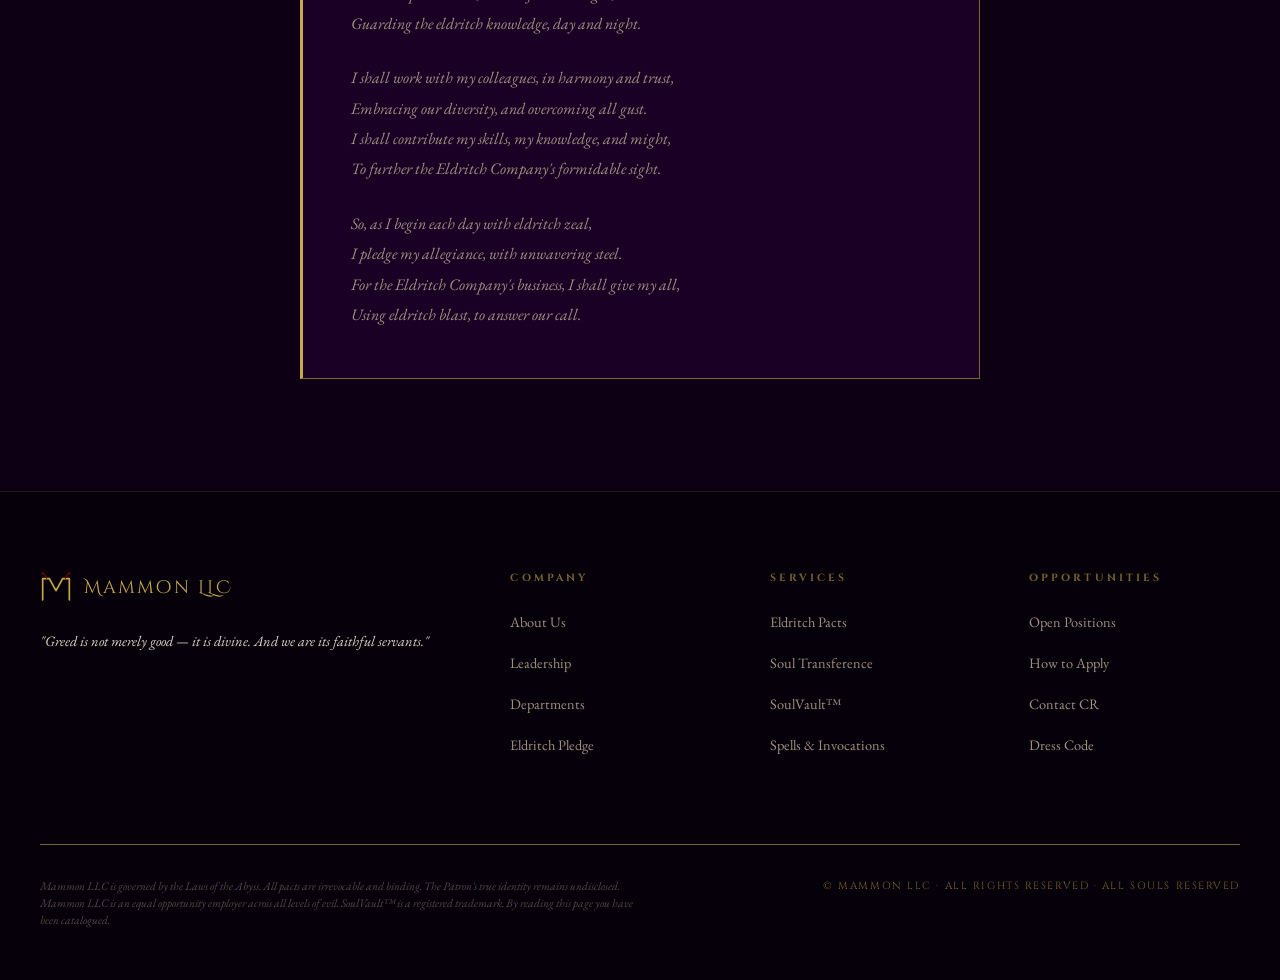
<file: about.html>
<!DOCTYPE html>
<html lang="en">
<head>
  <meta charset="UTF-8" />
  <meta name="viewport" content="width=device-width, initial-scale=1.0" />
  <title>About — Mammon LLC</title>
  <meta name="description" content="Learn about Mammon LLC's history, corporate structure, departments, and the Patron who guides our diabolical mission." />
  <link rel="stylesheet" href="style.css" />
  <style>
    /* ── Mission Block ─────────────────────── */
    .mission-block {
      display: grid;
      grid-template-columns: 1fr 2px 1fr;
      gap: 4rem;
      align-items: start;
      padding: 4rem 0;
    }
    .mission-block .divider {
      background: linear-gradient(to bottom, transparent, var(--gold-dim), transparent);
      height: 100%;
      min-height: 200px;
    }
    @media (max-width: 760px) {
      .mission-block {
        grid-template-columns: 1fr;
      }
      .mission-block .divider { display: none; }
    }
    .mission-block .value-prop h3 {
      font-size: 1rem;
      letter-spacing: 0.08em;
      color: var(--gold);
      margin-bottom: 0.5rem;
    }
    .mission-block .value-prop p {
      color: var(--ash-dim);
      font-style: italic;
      font-size: 0.95rem;
      margin-bottom: 0;
    }
    .values-list {
      display: flex;
      flex-direction: column;
      gap: 2rem;
    }

    /* ── History Timeline ──────────────────── */
    .timeline {
      position: relative;
      padding-left: 2.5rem;
    }
    .timeline::before {
      content: '';
      position: absolute;
      left: 0;
      top: 0.5rem;
      bottom: 0.5rem;
      width: 1px;
      background: linear-gradient(to bottom, var(--blood-bright), var(--gold-dim));
    }
    .timeline-item {
      position: relative;
      margin-bottom: 3rem;
    }
    .timeline-item::before {
      content: '';
      position: absolute;
      left: -2.9rem;
      top: 0.45rem;
      width: 8px;
      height: 8px;
      background: var(--blood-bright);
      border: 1px solid var(--gold-dim);
      transform: rotate(45deg);
    }
    .timeline-item:last-child { margin-bottom: 0; }
    .timeline-date {
      font-family: var(--font-head);
      font-size: 0.65rem;
      letter-spacing: 0.3em;
      color: var(--blood-bright);
      text-transform: uppercase;
      margin-bottom: 0.3rem;
    }
    .timeline-item h3 {
      font-size: 1.1rem;
      margin-bottom: 0.5rem;
      color: var(--gold-pale);
    }
    .timeline-item p {
      font-size: 0.9rem;
      color: var(--ash-dim);
      font-style: italic;
      margin-bottom: 0;
    }

    /* ── Leadership Cards ──────────────────── */
    .leadership-grid {
      display: grid;
      grid-template-columns: repeat(3, 1fr);
      gap: 2px;
      background: var(--gold-dim);
      border: 1px solid var(--gold-dim);
    }
    @media (max-width: 760px) { .leadership-grid { grid-template-columns: 1fr; } }
    @media (min-width: 501px) and (max-width: 760px) {
      .leadership-grid { grid-template-columns: 1fr 1fr; }
    }

    .leader-card {
      background: var(--void-mid);
      padding: 0;
      overflow: hidden;
    }
    .leader-card:hover .leader-photo .img-placeholder {
      transform: scale(1.03);
    }
    .leader-photo {
      height: 280px;
      overflow: hidden;
    }
    .leader-photo .img-placeholder {
      height: 100%;
      transition: transform 0.4s ease;
      border: none;
      border-bottom: 2px solid var(--blood-bright);
    }
    .leader-info {
      padding: 1.5rem;
    }
    .leader-info h3 {
      font-size: 1rem;
      margin-bottom: 0.15rem;
      color: var(--gold-pale);
    }
    .leader-title {
      font-family: var(--font-head);
      font-size: 0.6rem;
      letter-spacing: 0.2em;
      text-transform: uppercase;
      color: var(--blood-bright);
      margin-bottom: 0.75rem;
    }
    .leader-contact {
      font-size: 0.8rem;
      color: var(--ash-dim);
      font-style: italic;
    }

    /* ── Departments ───────────────────────── */
    .dept-table-wrap {
      border: var(--border-gold);
      overflow: hidden;
    }
    .dept-header-row {
      display: grid;
      grid-template-columns: 1fr 2fr;
      background: var(--void-light);
      border-bottom: 1px solid var(--blood-bright);
      padding: 0.75rem 1.5rem;
      gap: 1rem;
    }
    .dept-header-row span {
      font-family: var(--font-head);
      font-size: 0.6rem;
      letter-spacing: 0.3em;
      text-transform: uppercase;
      color: var(--gold);
    }
    .dept-row {
      display: grid;
      grid-template-columns: 1fr 2fr;
      border-bottom: 1px solid rgba(201,168,76,0.08);
      padding: 1.25rem 1.5rem;
      gap: 1rem;
      align-items: flex-start;
      transition: background 0.15s;
    }
    .dept-row:last-child { border-bottom: none; }
    .dept-row:hover { background: rgba(201,168,76,0.03); }
    .dept-name {
      font-family: var(--font-head);
      font-size: 0.85rem;
      color: var(--gold-pale);
      letter-spacing: 0.04em;
    }
    .dept-desc {
      font-size: 0.85rem;
      color: var(--ash-dim);
      font-style: italic;
    }
    .dept-pledge-note {
      font-size: 0.75rem;
      color: var(--blood-bright);
      font-style: italic;
    }
    @media (max-width: 640px) {
      .dept-header-row, .dept-row { grid-template-columns: 1fr; }
    }

    /* ── Pledge Section ────────────────────── */
    .pledge-full {
      background: var(--void-light);
      border: var(--border-gold);
      border-left: 3px solid var(--gold);
      padding: 3rem;
      position: relative;
      overflow: hidden;
    }
    .pledge-full::before {
      content: '⛧';
      position: absolute;
      right: 2rem;
      top: 2rem;
      font-size: 6rem;
      opacity: 0.04;
      pointer-events: none;
    }
    .pledge-stanza {
      font-style: italic;
      color: var(--ash-dim);
      font-size: 1rem;
      line-height: 1.9;
      margin-bottom: 1.5rem;
    }
    .pledge-stanza:last-child { margin-bottom: 0; }
  </style>
</head>
<body>

<!-- ═══════════════════════════════════════════
     NAVIGATION
══════════════════════════════════════════════ -->
<nav class="site-nav">
  <a href="index.html" class="nav-logo">
    <svg viewBox="0 0 48 48" fill="none" xmlns="http://www.w3.org/2000/svg" aria-hidden="true">
      <path d="M4 42 L4 10 L14 10 L24 28 L34 10 L44 10 L44 42" stroke="#C9A84C" stroke-width="2.5" stroke-linecap="round" stroke-linejoin="round" fill="none"/>
      <path d="M10 10 C10 6, 6 3, 4 2" stroke="#9E0000" stroke-width="1.5" stroke-linecap="round" fill="none"/>
      <path d="M38 10 C38 6, 42 3, 44 2" stroke="#9E0000" stroke-width="1.5" stroke-linecap="round" fill="none"/>
      <circle cx="4"  cy="2" r="1.5" fill="#9E0000"/>
      <circle cx="44" cy="2" r="1.5" fill="#9E0000"/>
    </svg>
    Mammon LLC
  </a>
  <ul class="nav-links">
    <li><a href="index.html">Home</a></li>
    <li><a href="about.html" class="active">About</a></li>
    <li><a href="pact.html">Services</a></li>
    <li><a href="careers.html">Careers</a></li>
    <li><a href="contact.html">Contact</a></li>
  </ul>
  <a href="pact.html#soul-transfer" class="nav-cta">Sign the Pact</a>
  <div class="nav-toggle"><span></span><span></span><span></span></div>
</nav>


<!-- ═══════════════════════════════════════════
     PAGE HERO
══════════════════════════════════════════════ -->
<header class="page-hero">
  <span class="section-label">Who We Are</span>
  <h1>About Mammon LLC</h1>
  <p class="lead">A diversified infernal holding company committed to excellence in chaos, greed, and soul management.</p>
</header>


<!-- ═══════════════════════════════════════════
     MISSION & VALUES
══════════════════════════════════════════════ -->
<section class="section" id="mission">
  <div class="section-inner">
    <div class="section-header">
      <span class="section-label">Mission &amp; Values</span>
      <h2>Driven by Avarice,<br>Guided by the Patron</h2>
      <div class="gold-rule"></div>
    </div>

    <div class="grid-2" style="margin-bottom:3rem;">
      <div>
        <p>
          Mammon LLC was established under the eternal mandate of our Patron to exploit
          the full productive potential of mortal greed, despair, and ambition. We believe
          that <strong>every soul has value</strong> — and that it is our sacred corporate
          duty to acquire as many of them as possible, on the most advantageous terms achievable.
        </p>
        <p>
          Our mission is simple: to advance the interests of the Abyss through disciplined,
          data-driven diabolism — while maintaining a positive, inclusive workplace culture
          for warlocks and demons of all backgrounds.
        </p>
      </div>
      <div>
        <p>
          We operate across five core practice areas: financial disruption, elemental event
          management, warlock contract services, soul acquisition, and what we call
          <em>Sustained Mortal Despair</em> — a proprietary long-term investment strategy
          that consistently outperforms conventional benchmarks.
        </p>
        <p>
          Our Patron's vision is our north star. Or south star, as the infernal navigation
          preferred by our board tends to orient toward the abyss rather than any fixed
          celestial body.
        </p>
      </div>
    </div>

    <div class="mission-block">
      <div class="values-list">
        <div class="value-prop">
          <h3>⛧ &nbsp; Uncompromising Greed</h3>
          <p>We pursue profit above all things, including ethics, mortality, and several laws of physics.</p>
        </div>
        <div class="value-prop">
          <h3>📋 &nbsp; Rigorous Process</h3>
          <p>Our pacts are ironclad. Our fine print is impenetrable. Our CR procedures are surprisingly thorough.</p>
        </div>
        <div class="value-prop">
          <h3>🌍 &nbsp; Global Impact</h3>
          <p>We operate across all mortal territories, infernal planes, and several jurisdictions that do not yet have names.</p>
        </div>
      </div>
      <div class="divider"></div>
      <div class="values-list">
        <div class="value-prop">
          <h3>🦷 &nbsp; Employee Wellbeing</h3>
          <p>Competitive salary in Eldritch Blast, free dental, and access to arcane knowledge beyond mortal comprehension.</p>
        </div>
        <div class="value-prop">
          <h3>🤝 &nbsp; Inclusive Culture</h3>
          <p>We welcome beings of all races, genders, and planes of origin. Equal opportunity across all levels of evil.</p>
        </div>
        <div class="value-prop">
          <h3>🔒 &nbsp; Absolute Confidentiality</h3>
          <p>The Patron's true nature shall remain undisclosed. We do not elaborate on this further. Do not ask.</p>
        </div>
      </div>
    </div>
  </div>
</section>


<!-- ═══════════════════════════════════════════
     HISTORY TIMELINE
══════════════════════════════════════════════ -->
<section class="section section--dark" id="history">
  <div class="section-inner">
    <div class="grid-2">
      <div>
        <span class="section-label">Corporate History</span>
        <h2>A Legacy of<br>Strategic Malevolence</h2>
        <div class="gold-rule"></div>

        <div class="timeline">
          <div class="timeline-item">
            <div class="timeline-date">Before Recorded History</div>
            <h3>Foundation</h3>
            <p>Mammon LLC is established under the Patron's mandate. First soul acquired. First market manipulated. First dental claim filed.</p>
          </div>
          <div class="timeline-item">
            <div class="timeline-date">The Dark Ages</div>
            <h3>Expansion Phase I</h3>
            <p>Significant growth in plague-adjacent services. Warlock recruitment programme formalised. The Eldritch Pledge introduced at morning meetings.</p>
          </div>
          <div class="timeline-item">
            <div class="timeline-date">Industrial Revolution</div>
            <h3>Market Division Launch</h3>
            <p>Mammon LLC enters financial markets. Stock price manipulation division established. Compound soul interest introduced as a financial instrument.</p>
          </div>
          <div class="timeline-item">
            <div class="timeline-date">Present Day</div>
            <h3>Digital Transformation</h3>
            <p>SoulVault™ launches. Blood pacts available via mobile app. The Patron sends communications via encrypted dream-channel and push notification.</p>
          </div>
        </div>
      </div>

      <!-- ══ [IMAGE PLACEHOLDER] ═════════════════
           TYPE   : Historical / archival photograph
           CONTENT: An ancient-looking document — parchment,
                    wax seal, ornate calligraphy. The first
                    Eldritch Contract. Photographed flat-lay
                    style on dark stone. Some text deliberately
                    blurred/illegible. Gold seal visible.
           FILE   : assets/ancient-contract.jpg
           DIMENSIONS: 700×900, portrait orientation preferred
      ═════════════════════════════════════════ -->
      <div class = "free-img" style="min-height:500px;">
          <img src="assets/parchment.jpg" alt="Oldest recorded article from Mammon LLC" style="width: 100%; height: 100%; object-fit: cover; display: block;">
      </div>
    </div>
  </div>
</section>


<!-- ═══════════════════════════════════════════
     LEADERSHIP
══════════════════════════════════════════════ -->
<section class="section" id="leadership">
  <div class="section-inner">
    <div class="section-header center">
      <span class="section-label">Executive &amp; Senior Staff</span>
      <h2>The Faces of Mammon LLC</h2>
      <div class="gold-rule center"></div>
      <p style="color:var(--ash-dim); font-style:italic; max-width:520px; margin:0 auto;">
        Our leadership team is accessible through a variety of occult and conventional channels.
        Please consult Appendix K of your contract for contact protocols.
      </p>
    </div>

    <div class="leadership-grid">

      <!-- ══ [IMAGE PLACEHOLDER — JOHN SMITH] ════
           TYPE   : Corporate headshot photograph
           CONTENT: John Smith, CR Manager. A formal corporate
                    portrait — dark suit, warm smile, but
                    something slightly off about the eyes.
                    Plain dark background. Professional lighting.
           FILE   : assets/team-john-smith.jpg
      ════════════════════════════════════════ -->
      <div class="leader-card">
        <div class="leader-photo">
          <div class="img-placeholder">
            <span class="ph-icon">👤</span>
            <span class="ph-type">Headshot — John Smith</span>
            <p class="ph-desc">Corporate portrait, dark suit, warm but unsettling smile. Formally lit, plain dark bg.</p>
          </div>
        </div>
        <div class="leader-info">
          <h3>John Smith</h3>
          <div class="leader-title">CR Manager — Creature Resources</div>
          <p class="leader-contact">Contact: Send pigeon to the tallest tower in the Eastern Kingdoms marked "CR Manager John Smith, Patron's Castle." Await response by dawn.</p>
        </div>
      </div>

      <!-- ══ [IMAGE PLACEHOLDER — SARAH JOHNSON] ═
           TYPE   : Corporate headshot photograph
           CONTENT: Sarah Johnson, Benefits Specialist.
                    Professional, poised, authoritative.
                    Appears during a blood moon if summoned.
                    Standard corporate portrait otherwise.
           FILE   : assets/team-sarah-johnson.jpg
      ════════════════════════════════════════ -->
      <div class="leader-card">
        <div class="leader-photo">
          <div class="img-placeholder">
            <span class="ph-icon">👤</span>
            <span class="ph-type">Headshot — Sarah Johnson</span>
            <p class="ph-desc">Professional corporate portrait. Authoritative, poised. Appears in visions on the blood moon.</p>
          </div>
        </div>
        <div class="leader-info">
          <h3>Sarah Johnson</h3>
          <div class="leader-title">Benefits Specialist</div>
          <p class="leader-contact">Contact: Perform summoning ritual on the night of the blood moon, reciting "Sarah Johnson, Benefits Specialist of the Patron, heed my call!"</p>
        </div>
      </div>

      <!-- ══ [IMAGE PLACEHOLDER — MICHAEL THOMPSON]
           TYPE   : Corporate headshot photograph
           CONTENT: Michael Thompson, Payroll Administrator.
                    Slightly translucent during lunar eclipses.
                    Otherwise a standard corporate portrait.
           FILE   : assets/team-michael-thompson.jpg
      ════════════════════════════════════════ -->
      <div class="leader-card">
        <div class="leader-photo">
          <div class="img-placeholder">
            <span class="ph-icon">👤</span>
            <span class="ph-type">Headshot — Michael Thompson</span>
            <p class="ph-desc">Corporate portrait. Appears slightly translucent; this is a known issue and not a printer error.</p>
          </div>
        </div>
        <div class="leader-info">
          <h3>Michael Thompson</h3>
          <div class="leader-title">Payroll Administrator</div>
          <p class="leader-contact">Contact: Recite "Michael Thompson, Payroll Administrator of the Patron, reveal thyself!" during the next lunar eclipse. Await a sign or omen.</p>
        </div>
      </div>

      <!-- ══ [IMAGE PLACEHOLDER — EMILY DAVIS] ══
           TYPE   : Corporate headshot photograph
           CONTENT: Emily Davis, Department Manager.
                    Located in the Hidden Cave of the Oracle,
                    Forbidden Realm. Formal, commanding.
           FILE   : assets/team-emily-davis.jpg
      ════════════════════════════════════════ -->
      <div class="leader-card">
        <div class="leader-photo">
          <div class="img-placeholder">
            <span class="ph-icon">👤</span>
            <span class="ph-type">Headshot — Emily Davis</span>
            <p class="ph-desc">Department Manager. Commanding, formal. Located beyond the Forbidden Realm. Portrait taken with the sacred token of the Patron.</p>
          </div>
        </div>
        <div class="leader-info">
          <h3>Emily Davis</h3>
          <div class="leader-title">Department Manager</div>
          <p class="leader-contact">Contact: Traverse the treacherous mountains of the Forbidden Realm, locate the hidden cave of the Oracle, present the sacred token of the Patron.</p>
        </div>
      </div>

      <!-- ══ [IMAGE PLACEHOLDER — DAVID WILSON] ══
           TYPE   : Corporate headshot photograph
           CONTENT: David Wilson, IT Helpdesk Technician.
                    Located behind the River of Fire.
                    Portrait looks like a standard IT support
                    person — but the cave backdrop is visible.
           FILE   : assets/team-david-wilson.jpg
      ════════════════════════════════════════ -->
      <div class="leader-card">
        <div class="leader-photo">
          <div class="img-placeholder">
            <span class="ph-icon">👤</span>
            <span class="ph-type">Headshot — David Wilson</span>
            <p class="ph-desc">IT Helpdesk, located across the River of Fire. Standard IT support demeanour; cave backdrop visible behind him.</p>
          </div>
        </div>
        <div class="leader-info">
          <h3>David Wilson</h3>
          <div class="leader-title">IT Helpdesk Technician</div>
          <p class="leader-contact">Contact: Follow the path of seven stars, cross the River of Fire, reach the IT cave. Knock thrice. Say "David Wilson, I seek thy guidance in matters of IT support."</p>
        </div>
      </div>

      <!-- ══ [IMAGE PLACEHOLDER — THE PATRON] ═══
           TYPE   : Abstract / symbolic image
           CONTENT: The Patron. Identity unknowable.
                    Not a portrait — rather a symbolic image:
                    a void, a sigil, a swirling darkness.
                    Deeply unsettling. No face shown.
           FILE   : assets/team-the-patron.jpg
      ════════════════════════════════════════ -->
      <div class="leader-card">
        <div class="leader-photo">
          <div class="img-placeholder" style="background: radial-gradient(ellipse at center, #1A0005 0%, #05000A 100%);">
            <span class="ph-icon" style="opacity:0.15; font-size:4rem;">⛧</span>
            <span class="ph-type">Symbolic Image — The Patron</span>
            <p class="ph-desc">No portrait. A swirling void, a sigil, an unsettling darkness. Identity unknowable by design. Do not attempt to photograph.</p>
          </div>
        </div>
        <div class="leader-info">
          <h3>[REDACTED]</h3>
          <div class="leader-title">The Patron · Founder &amp; Eternal Chairman</div>
          <p class="leader-contact">Contact: Perform divination ritual using the Patron's sigil. Await response in dreams. Do not attempt to learn the Patron's true name.</p>
        </div>
      </div>

    </div>
  </div>
</section>


<!-- ═══════════════════════════════════════════
     DEPARTMENTS
══════════════════════════════════════════════ -->
<section class="section section--darker" id="departments">
  <div class="section-inner">
    <div class="section-header">
      <span class="section-label">Organisational Structure</span>
      <h2>Our Departments</h2>
      <div class="gold-rule"></div>
      <p style="color:var(--ash-dim); font-style:italic; max-width:560px;">
        Mammon LLC operates through five principal departments, each with its own
        Pledge recitation culture and distinct contribution to our infernal mission.
      </p>
    </div>

    <div class="dept-table-wrap">
      <div class="dept-header-row">
        <span>Department</span>
        <span>Function</span>
      </div>
      <div class="dept-row">
        <div class="dept-name">Dark Arts</div>
        <div class="dept-desc">Core magical operations, eldritch power research, and ritual execution. The foundational practice of Mammon LLC.</div>
      </div>
      <div class="dept-row">
        <div class="dept-name">Marketing &amp; Sales</div>
        <div class="dept-desc">Mortal temptation campaigns, soul acquisition outreach, brand management. Responsible for the SoulVault™ growth strategy.</div>
      </div>
      <div class="dept-row">
        <div class="dept-name">Research &amp; Development</div>
        <div class="dept-desc">Expansion of eldritch knowledge, new power development, interdimensional market research, and chaos engineering.</div>
      </div>
      <div class="dept-row">
        <div class="dept-name">Creature Resources</div>
        <div class="dept-desc">Warlock onboarding, benefits administration, performance management, and employee relations across all species and planes.</div>
      </div>
      <div class="dept-row">
        <div class="dept-name">Compliance &amp; Legal</div>
        <div class="dept-desc">Pact drafting, regulatory adherence (Laws of the Abyss), confidentiality enforcement, and fine print optimisation.</div>
      </div>
    </div>
  </div>
</section>


<!-- ═══════════════════════════════════════════
     OFFICE / CULTURE IMAGE
══════════════════════════════════════════════ -->
<section class="section section--blood">
  <div class="section-inner">
    <div class="grid-2">
      <div>
        <span class="section-label">Company Culture</span>
        <h2>A Positive &amp; Inclusive<br>Infernal Workplace</h2>
        <div class="gold-rule"></div>
        <p>
          We are committed to fostering an environment where every warlock, demon, fiend,
          and ambitious mortal can thrive. Our Appendix A on Inclusive Language in the
          Eldritch Workspace reflects our genuine dedication to mutual respect — regardless
          of race, gender, religion, or plane of origin.
        </p>
        <p>
          Each morning begins with the Eldritch Pledge, recited according to the cultural
          norms of each department. Afternoons are reserved for scheme execution and market
          disruption. Free dental claims may be submitted to Sarah Johnson via ritual.
        </p>
        <a href="careers.html" class="btn btn-outline" style="margin-top:1rem;">Join Our Team →</a>
      </div>

      <!-- ══ [IMAGE PLACEHOLDER] ═════════════════
           TYPE   : Office / culture photograph
           CONTENT: Open-plan office space — dark aesthetic,
                    gothic arches, but modern desks and screens.
                    Figures working at computers, some hooded.
                    Warm (red/gold) ambient lighting. Pentagram
                    motif visible in the floor tiles. Feels
                    simultaneously corporate and deeply wrong.
           FILE   : assets/office-culture.jpg
           DIMENSIONS: 800×600 minimum
      ═════════════════════════════════════════ -->
      <div class="img-placeholder" style="min-height:400px;">
        <span class="ph-icon">🏢</span>
        <span class="ph-type">Culture Photograph — Open Plan Office</span>
        <p class="ph-desc">Dark open-plan office with gothic arches, modern desks, screens. Robed &amp; suited figures working. Pentagram in floor tiles. Red/gold ambient light.</p>
      </div>
    </div>
  </div>
</section>


<!-- ═══════════════════════════════════════════
     THE ELDRITCH PLEDGE (FULL)
══════════════════════════════════════════════ -->
<section class="section section--dark" id="pledge">
  <div class="section-inner">
    <div class="section-header center">
      <span class="section-label">Recited Each Morning</span>
      <h2>The Eldritch Company Pledge</h2>
      <div class="gold-rule center"></div>
      <p style="color:var(--ash-dim); font-style:italic; max-width:520px; margin:0 auto 3rem;">
        All employees are expected to recite the following pledge each morning in the
        manner appropriate to their department. See full etiquette guidelines in
        your employment contract.
      </p>
    </div>

    <div style="max-width:680px; margin:0 auto;">
      <div class="pledge-full">
        <p class="pledge-stanza">
          I, [Employee Name], do solemnly swear,<br>
          To serve the Eldritch Company's business with utmost care.<br>
          I shall uphold our Patron's arcane vision,<br>
          With unwavering loyalty, beyond all derision.
        </p>
        <p class="pledge-stanza">
          I shall harness the power of eldritch blast,<br>
          In pursuit of our goals, with skills unsurpassed.<br>
          I shall delve into the occult with caution and grace,<br>
          Embracing the mysteries of the void's dark embrace.
        </p>
        <p class="pledge-stanza">
          I shall strive for excellence in all I do,<br>
          Unleashing my potential, both old and anew.<br>
          I shall keep our secrets, hidden from the light,<br>
          Guarding the eldritch knowledge, day and night.
        </p>
        <p class="pledge-stanza">
          I shall work with my colleagues, in harmony and trust,<br>
          Embracing our diversity, and overcoming all gust.<br>
          I shall contribute my skills, my knowledge, and might,<br>
          To further the Eldritch Company's formidable sight.
        </p>
        <p class="pledge-stanza" style="margin-bottom:0;">
          So, as I begin each day with eldritch zeal,<br>
          I pledge my allegiance, with unwavering steel.<br>
          For the Eldritch Company's business, I shall give my all,<br>
          Using eldritch blast, to answer our call.
        </p>
      </div>
    </div>
  </div>
</section>


<!-- ═══════════════════════════════════════════
     FOOTER
══════════════════════════════════════════════ -->
<footer class="site-footer">
  <div class="footer-inner">
    <div class="footer-grid">
      <div class="footer-brand">
        <a href="index.html" class="nav-logo">
          <svg viewBox="0 0 48 48" fill="none" xmlns="http://www.w3.org/2000/svg" aria-hidden="true">
            <path d="M4 42 L4 10 L14 10 L24 28 L34 10 L44 10 L44 42" stroke="#C9A84C" stroke-width="2.5" stroke-linecap="round" stroke-linejoin="round"/>
            <path d="M10 10 C10 6, 6 3, 4 2" stroke="#9E0000" stroke-width="1.5" stroke-linecap="round"/>
            <path d="M38 10 C38 6, 42 3, 44 2" stroke="#9E0000" stroke-width="1.5" stroke-linecap="round"/>
            <circle cx="4"  cy="2" r="1.5" fill="#9E0000"/>
            <circle cx="44" cy="2" r="1.5" fill="#9E0000"/>
          </svg>
          Mammon LLC
        </a>
        <p><em>"Greed is not merely good — it is divine. And we are its faithful servants."</em></p>
      </div>
      <div class="footer-col">
        <h5>Company</h5>
        <ul>
          <li><a href="about.html">About Us</a></li>
          <li><a href="about.html#leadership">Leadership</a></li>
          <li><a href="about.html#departments">Departments</a></li>
          <li><a href="about.html#pledge">Eldritch Pledge</a></li>
        </ul>
      </div>
      <div class="footer-col">
        <h5>Services</h5>
        <ul>
          <li><a href="pact.html">Eldritch Pacts</a></li>
          <li><a href="pact.html#soul-transfer">Soul Transference</a></li>
          <li><a href="pact.html#soulvault">SoulVault™</a></li>
          <li><a href="pact.html#spells">Spells &amp; Invocations</a></li>
        </ul>
      </div>
      <div class="footer-col">
        <h5>Opportunities</h5>
        <ul>
          <li><a href="careers.html">Open Positions</a></li>
          <li><a href="careers.html#apply">How to Apply</a></li>
          <li><a href="contact.html">Contact CR</a></li>
          <li><a href="pact.html#appendix-b">Dress Code</a></li>
        </ul>
      </div>
    </div>
    <div class="footer-bottom">
      <p class="legal">
        Mammon LLC is governed by the Laws of the Abyss. All pacts are irrevocable and binding. The Patron's true identity remains undisclosed.
        Mammon LLC is an equal opportunity employer across all levels of evil. SoulVault™ is a registered trademark.
        By reading this page you have been catalogued.
      </p>
      <div class="copyright">© MAMMON LLC · ALL RIGHTS RESERVED · ALL SOULS RESERVED</div>
    </div>
  </div>
</footer>

<script>
  const toggle = document.querySelector('.nav-toggle');
  const links  = document.querySelector('.nav-links');
  if (toggle && links) {
    toggle.addEventListener('click', () => {
      const open = links.style.display === 'flex';
      links.style.display = open ? '' : 'flex';
      links.style.flexDirection = 'column';
      links.style.position = 'absolute';
      links.style.top = '72px';
      links.style.left = '0';
      links.style.right = '0';
      links.style.background = 'rgba(5,0,10,0.97)';
      links.style.padding = '1.5rem 2.5rem';
      links.style.borderBottom = '1px solid rgba(201,168,76,0.15)';
    });
  }
</script>
</body>
</html>
</file>
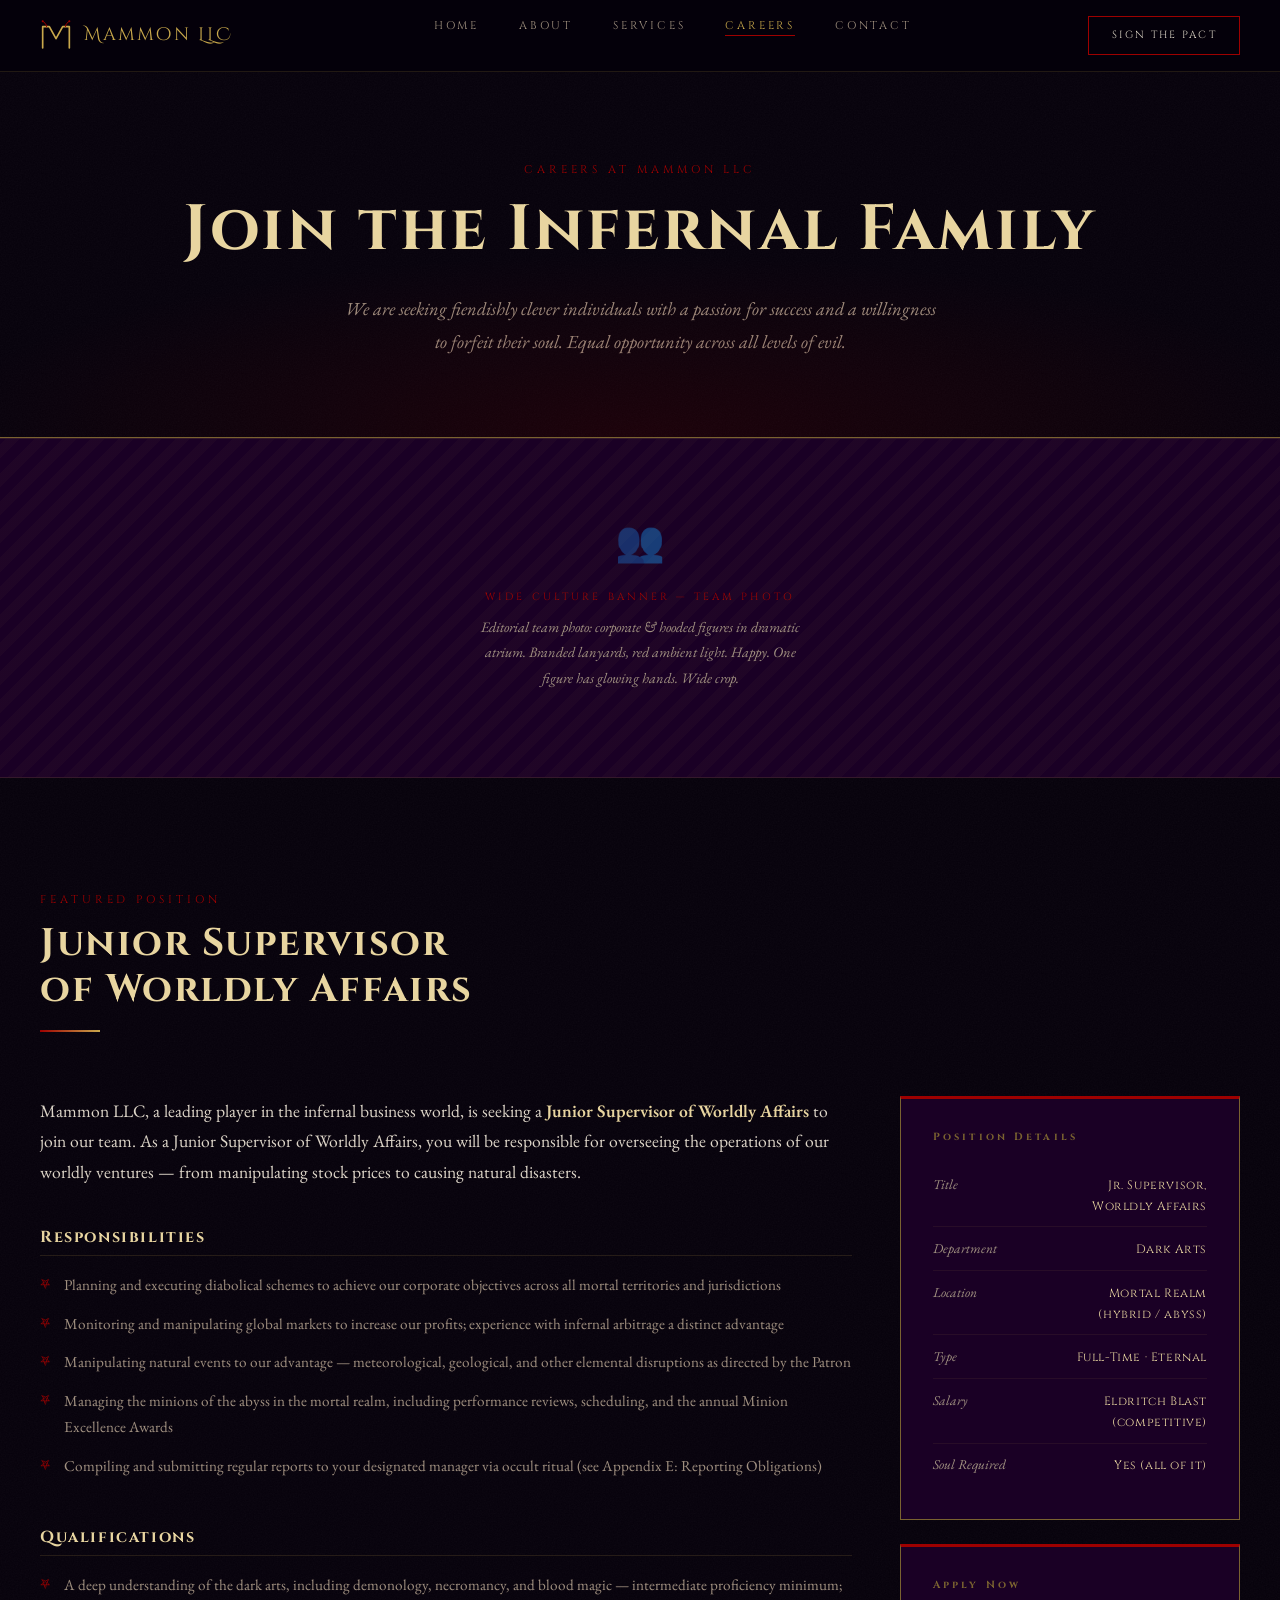
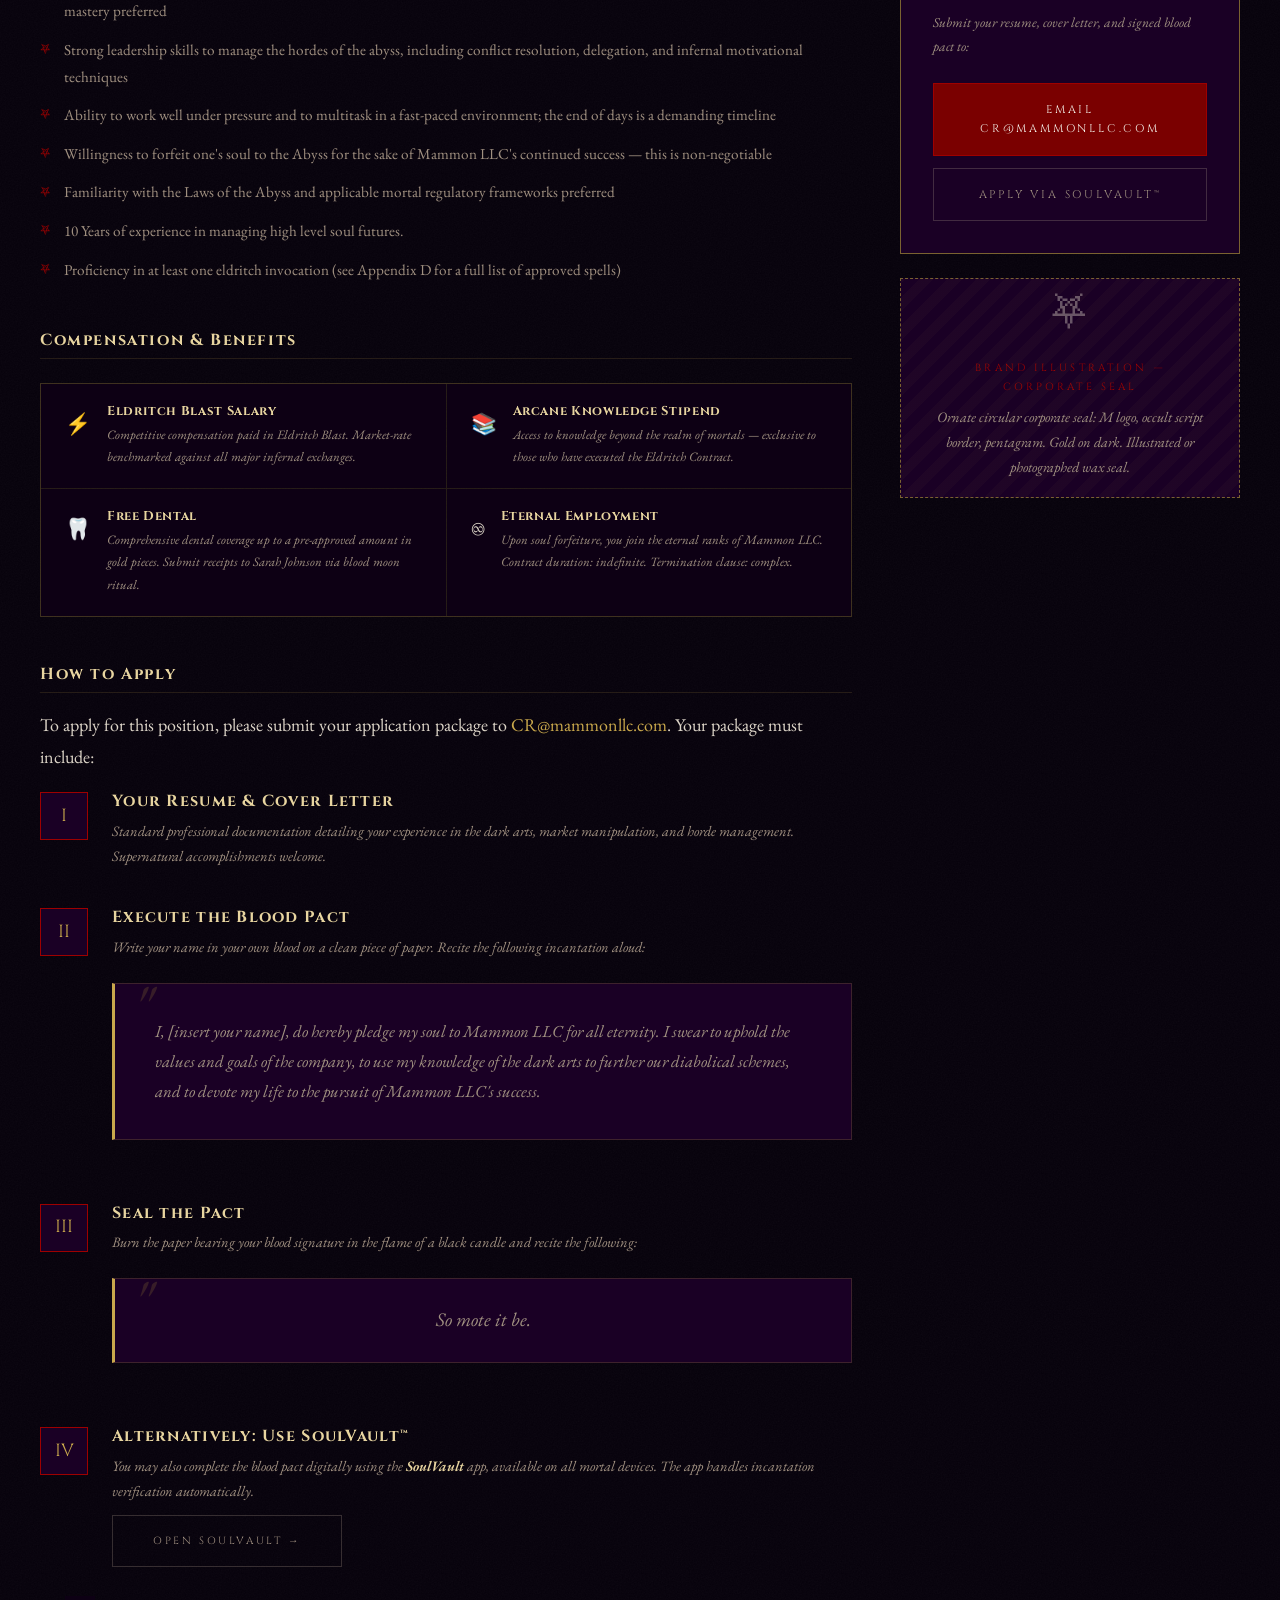
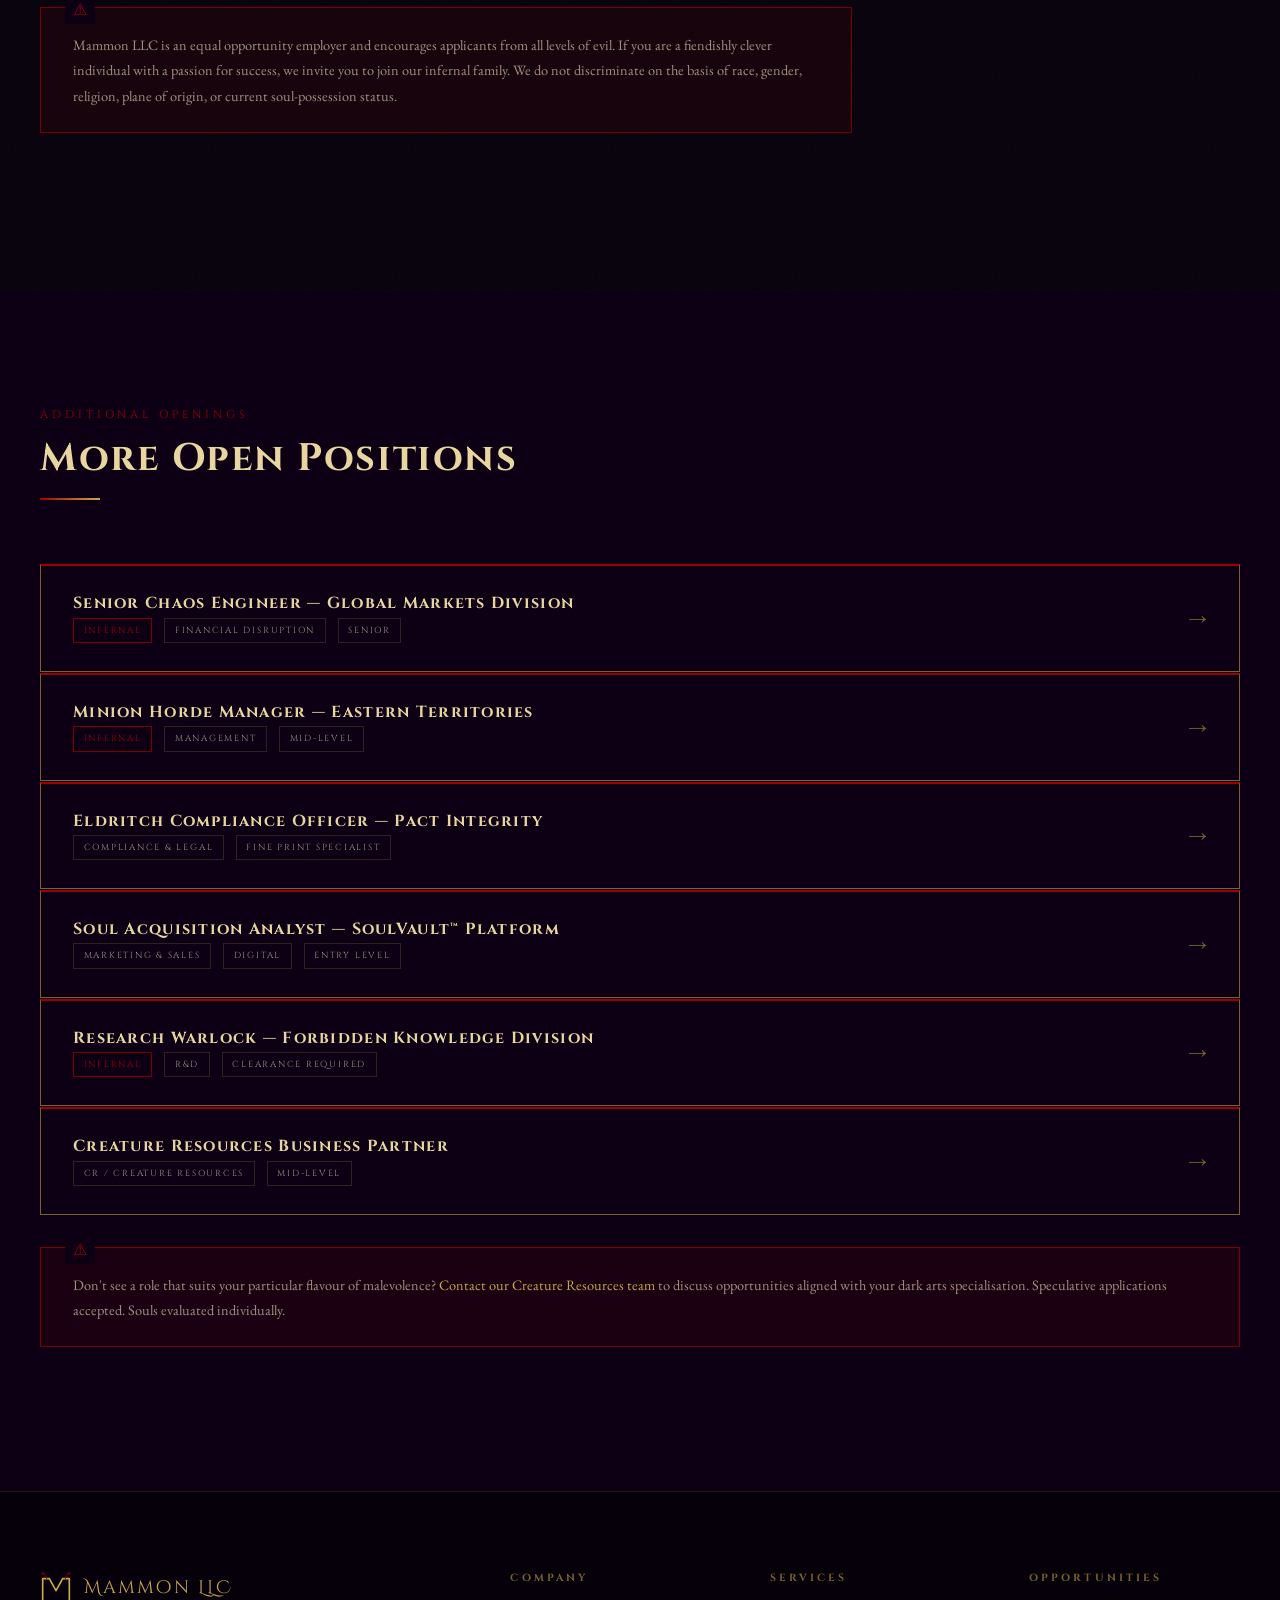
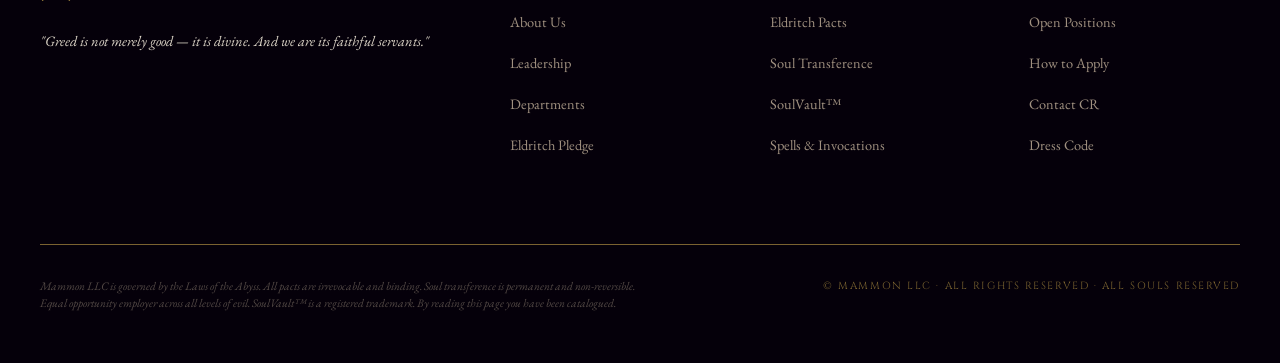
<file: careers.html>
<!DOCTYPE html>
<html lang="en">
<head>
  <meta charset="UTF-8" />
  <meta name="viewport" content="width=device-width, initial-scale=1.0" />
  <title>Careers — Mammon LLC</title>
  <meta name="description" content="Join the Mammon LLC family. We are seeking fiendishly clever individuals for positions in worldly affairs, dark arts, and chaos engineering." />
  <link rel="stylesheet" href="style.css" />
  <style>
    /* ── Job Posting Layout ───────────────── */
    .posting-wrap {
      display: grid;
      grid-template-columns: 1fr 340px;
      gap: 3rem;
      align-items: start;
    }
    @media (max-width: 900px) {
      .posting-wrap { grid-template-columns: 1fr; }
    }

    /* ── Sidebar ──────────────────────────── */
    .job-sidebar {
      position: sticky;
      top: 96px;
    }
    .sidebar-card {
      background: var(--void-light);
      border: var(--border-gold);
      border-top: 3px solid var(--blood-bright);
      padding: 2rem;
      margin-bottom: 1.5rem;
    }
    .sidebar-card h4 {
      font-size: 0.65rem;
      letter-spacing: 0.3em;
      color: var(--gold-dim);
      margin-bottom: 1.25rem;
    }
    .meta-row {
      display: flex;
      justify-content: space-between;
      align-items: baseline;
      padding: 0.6rem 0;
      border-bottom: 1px solid rgba(201,168,76,0.08);
      font-size: 0.85rem;
    }
    .meta-row:last-child { border-bottom: none; }
    .meta-label {
      color: var(--ash-dim);
      font-style: italic;
    }
    .meta-value {
      color: var(--gold-pale);
      font-family: var(--font-head);
      font-size: 0.75rem;
      letter-spacing: 0.05em;
      text-align: right;
    }

    /* ── Posting Body ─────────────────────── */
    .posting-section {
      margin-bottom: 3rem;
    }
    .posting-section h3 {
      font-size: 1rem;
      letter-spacing: 0.1em;
      color: var(--gold-pale);
      margin-bottom: 1rem;
      padding-bottom: 0.5rem;
      border-bottom: 1px solid rgba(201,168,76,0.15);
    }
    .posting-section ul {
      list-style: none;
      padding: 0;
    }
    .posting-section ul li {
      position: relative;
      padding-left: 1.5rem;
      margin-bottom: 0.75rem;
      color: var(--ash-dim);
      font-size: 0.95rem;
    }
    .posting-section ul li::before {
      content: '⛧';
      position: absolute;
      left: 0;
      color: var(--blood-bright);
      font-size: 0.7rem;
      top: 0.2rem;
    }

    /* ── Benefits Grid ────────────────────── */
    .benefits-grid {
      display: grid;
      grid-template-columns: 1fr 1fr;
      gap: 1px;
      background: rgba(201,168,76,0.15);
      border: 1px solid rgba(201,168,76,0.15);
      margin: 1.5rem 0;
    }
    .benefit-item {
      background: var(--void-mid);
      padding: 1.25rem 1.5rem;
      display: flex;
      gap: 1rem;
      align-items: flex-start;
    }
    .benefit-icon {
      font-size: 1.3rem;
      flex-shrink: 0;
      margin-top: 0.1rem;
    }
    .benefit-item h4 {
      font-size: 0.8rem;
      letter-spacing: 0.05em;
      color: var(--gold-pale);
      margin-bottom: 0.25rem;
    }
    .benefit-item p {
      font-size: 0.8rem;
      color: var(--ash-dim);
      font-style: italic;
      margin: 0;
    }
    @media (max-width: 580px) {
      .benefits-grid { grid-template-columns: 1fr; }
    }

    /* ── Application Steps ────────────────── */
    .steps-wrap {
      counter-reset: step;
    }
    .step-item {
      display: grid;
      grid-template-columns: 48px 1fr;
      gap: 1.5rem;
      margin-bottom: 2.5rem;
      align-items: start;
    }
    .step-num {
      counter-increment: step;
      width: 48px;
      height: 48px;
      background: var(--void-light);
      border: 1px solid var(--blood-bright);
      color: var(--gold);
      font-family: var(--font-head);
      font-size: 1.1rem;
      display: flex;
      align-items: center;
      justify-content: center;
      flex-shrink: 0;
    }
    .step-body h4 {
      font-size: 1rem;
      color: var(--gold-pale);
      margin-bottom: 0.4rem;
    }
    .step-body p {
      color: var(--ash-dim);
      font-size: 0.9rem;
      font-style: italic;
      margin-bottom: 0;
    }

    /* ── Incantation Block ────────────────── */
    .incantation {
      background: var(--void-light);
      border: 1px solid rgba(201,168,76,0.2);
      border-left: 3px solid var(--gold);
      padding: 2rem 2.5rem;
      font-style: italic;
      font-family: var(--font-body);
      font-size: 1.05rem;
      line-height: 1.8;
      color: var(--ash-dim);
      margin: 1.5rem 0;
      position: relative;
    }
    .incantation::before {
      content: '"';
      position: absolute;
      top: -0.5rem;
      left: 1rem;
      font-size: 4rem;
      color: var(--gold-dim);
      opacity: 0.3;
      line-height: 1;
    }

    /* ── Other Listings (Compact) ─────────── */
    .listing-row {
      border: var(--border-gold);
      border-top: 2px solid var(--blood-bright);
      padding: 1.75rem 2rem;
      margin-bottom: 1px;
      background: var(--void-mid);
      display: grid;
      grid-template-columns: 1fr auto;
      align-items: center;
      gap: 1rem;
      transition: background 0.15s;
      text-decoration: none;
    }
    .listing-row:hover {
      background: var(--void-light);
    }
    .listing-row h4 {
      font-size: 1rem;
      color: var(--gold-pale);
      margin-bottom: 0.25rem;
    }
    .listing-tags {
      display: flex;
      gap: 0.75rem;
      flex-wrap: wrap;
    }
    .tag {
      font-family: var(--font-head);
      font-size: 0.55rem;
      letter-spacing: 0.2em;
      text-transform: uppercase;
      padding: 0.25rem 0.6rem;
      border: 1px solid rgba(201,168,76,0.2);
      color: var(--ash-dim);
    }
    .tag.infernal { border-color: var(--blood); color: var(--blood-bright); }
    .listing-arrow {
      color: var(--gold-dim);
      font-size: 1.2rem;
      flex-shrink: 0;
    }
  </style>
</head>
<body>

<!-- ═══════════════════════════════════════════
     NAVIGATION
══════════════════════════════════════════════ -->
<nav class="site-nav">
  <a href="index.html" class="nav-logo">
    <svg viewBox="0 0 48 48" fill="none" xmlns="http://www.w3.org/2000/svg" aria-hidden="true">
      <path d="M4 42 L4 10 L14 10 L24 28 L34 10 L44 10 L44 42" stroke="#C9A84C" stroke-width="2.5" stroke-linecap="round" stroke-linejoin="round" fill="none"/>
      <path d="M10 10 C10 6, 6 3, 4 2" stroke="#9E0000" stroke-width="1.5" stroke-linecap="round" fill="none"/>
      <path d="M38 10 C38 6, 42 3, 44 2" stroke="#9E0000" stroke-width="1.5" stroke-linecap="round" fill="none"/>
      <circle cx="4"  cy="2" r="1.5" fill="#9E0000"/>
      <circle cx="44" cy="2" r="1.5" fill="#9E0000"/>
    </svg>
    Mammon LLC
  </a>
  <ul class="nav-links">
    <li><a href="index.html">Home</a></li>
    <li><a href="about.html">About</a></li>
    <li><a href="pact.html">Services</a></li>
    <li><a href="careers.html" class="active">Careers</a></li>
    <li><a href="contact.html">Contact</a></li>
  </ul>
  <a href="pact.html#soul-transfer" class="nav-cta">Sign the Pact</a>
  <div class="nav-toggle"><span></span><span></span><span></span></div>
</nav>


<!-- ═══════════════════════════════════════════
     PAGE HERO
══════════════════════════════════════════════ -->
<header class="page-hero">
  <span class="section-label">Careers at Mammon LLC</span>
  <h1>Join the Infernal Family</h1>
  <p class="lead">We are seeking fiendishly clever individuals with a passion for success and a willingness to forfeit their soul. Equal opportunity across all levels of evil.</p>
</header>


<!-- ═══════════════════════════════════════════
     CULTURE BANNER
══════════════════════════════════════════════ -->

<!-- ══ [IMAGE PLACEHOLDER] ═══════════════════
     TYPE   : Wide culture / recruitment banner
     CONTENT: A wide editorial photograph of Mammon LLC
              employees — a mix of formally dressed people
              and hooded figures — gathered in a dramatic
              atrium or hallway. Laughing, seemingly happy.
              Branded lanyards. Red ambient light. One person
              has a faint glow around their hands. Corporate
              team photo energy with eldritch undertones.
     FILE   : assets/careers-banner.jpg
     DIMENSIONS: 1200×400 minimum, wide crop
════════════════════════════════════════════ -->
<div class="img-placeholder" style="height:340px; border-radius:0; border:none; border-top:1px solid rgba(201,168,76,0.15); border-bottom:1px solid rgba(201,168,76,0.15);">
  <span class="ph-icon">👥</span>
  <span class="ph-type">Wide Culture Banner — Team Photo</span>
  <p class="ph-desc">Editorial team photo: corporate &amp; hooded figures in dramatic atrium. Branded lanyards, red ambient light. Happy. One figure has glowing hands. Wide crop.</p>
</div>


<!-- ═══════════════════════════════════════════
     FEATURED JOB POSTING
══════════════════════════════════════════════ -->
<section class="section" id="featured">
  <div class="section-inner">
    <div class="section-header">
      <span class="section-label">Featured Position</span>
      <h2>Junior Supervisor<br>of Worldly Affairs</h2>
      <div class="gold-rule"></div>
    </div>

    <div class="posting-wrap">

      <!-- Main Content -->
      <div>
        <p style="font-size:1.1rem; margin-bottom:2.5rem;">
          Mammon LLC, a leading player in the infernal business world, is seeking a
          <strong>Junior Supervisor of Worldly Affairs</strong> to join our team.
          As a Junior Supervisor of Worldly Affairs, you will be responsible for
          overseeing the operations of our worldly ventures — from manipulating stock
          prices to causing natural disasters.
        </p>

        <div class="posting-section">
          <h3>Responsibilities</h3>
          <ul>
            <li>Planning and executing diabolical schemes to achieve our corporate objectives across all mortal territories and jurisdictions</li>
            <li>Monitoring and manipulating global markets to increase our profits; experience with infernal arbitrage a distinct advantage</li>
            <li>Manipulating natural events to our advantage — meteorological, geological, and other elemental disruptions as directed by the Patron</li>
            <li>Managing the minions of the abyss in the mortal realm, including performance reviews, scheduling, and the annual Minion Excellence Awards</li>
            <li>Compiling and submitting regular reports to your designated manager via occult ritual (see Appendix E: Reporting Obligations)</li>
          </ul>
        </div>

        <div class="posting-section">
          <h3>Qualifications</h3>
          <ul>
            <li>A deep understanding of the dark arts, including demonology, necromancy, and blood magic — intermediate proficiency minimum; mastery preferred</li>
            <li>Strong leadership skills to manage the hordes of the abyss, including conflict resolution, delegation, and infernal motivational techniques</li>
            <li>Ability to work well under pressure and to multitask in a fast-paced environment; the end of days is a demanding timeline</li>
            <li>Willingness to forfeit one's soul to the Abyss for the sake of Mammon LLC's continued success — this is non-negotiable</li>
            <li>Familiarity with the Laws of the Abyss and applicable mortal regulatory frameworks preferred</li>
            <li>10 Years of experience in managing high level soul futures.</li>
            <li>Proficiency in at least one eldritch invocation (see Appendix D for a full list of approved spells)</li>
          </ul>
        </div>

        <div class="posting-section">
          <h3>Compensation &amp; Benefits</h3>
          <div class="benefits-grid">
            <div class="benefit-item">
              <span class="benefit-icon">⚡</span>
              <div>
                <h4>Eldritch Blast Salary</h4>
                <p>Competitive compensation paid in Eldritch Blast. Market-rate benchmarked against all major infernal exchanges.</p>
              </div>
            </div>
            <div class="benefit-item">
              <span class="benefit-icon">📚</span>
              <div>
                <h4>Arcane Knowledge Stipend</h4>
                <p>Access to knowledge beyond the realm of mortals — exclusive to those who have executed the Eldritch Contract.</p>
              </div>
            </div>
            <div class="benefit-item">
              <span class="benefit-icon">🦷</span>
              <div>
                <h4>Free Dental</h4>
                <p>Comprehensive dental coverage up to a pre-approved amount in gold pieces. Submit receipts to Sarah Johnson via blood moon ritual.</p>
              </div>
            </div>
            <div class="benefit-item">
              <span class="benefit-icon">♾️</span>
              <div>
                <h4>Eternal Employment</h4>
                <p>Upon soul forfeiture, you join the eternal ranks of Mammon LLC. Contract duration: indefinite. Termination clause: complex.</p>
              </div>
            </div>
          </div>
        </div>

        <div class="posting-section" id="apply">
          <h3>How to Apply</h3>
          <p>
            To apply for this position, please submit your application package to
            <a href="mailto:CR@mammonllc.com">CR@mammonllc.com</a>. Your package must include:
          </p>
          <div class="steps-wrap">
            <div class="step-item">
              <div class="step-num">I</div>
              <div class="step-body">
                <h4>Your Resume &amp; Cover Letter</h4>
                <p>Standard professional documentation detailing your experience in the dark arts, market manipulation, and horde management. Supernatural accomplishments welcome.</p>
              </div>
            </div>
            <div class="step-item">
              <div class="step-num">II</div>
              <div class="step-body">
                <h4>Execute the Blood Pact</h4>
                <p>Write your name in your own blood on a clean piece of paper. Recite the following incantation aloud:</p>
                <div class="incantation">
                  I, [insert your name], do hereby pledge my soul to Mammon LLC for all eternity.
                  I swear to uphold the values and goals of the company, to use my knowledge of the
                  dark arts to further our diabolical schemes, and to devote my life to the pursuit
                  of Mammon LLC's success.
                </div>
              </div>
            </div>
            <div class="step-item">
              <div class="step-num">III</div>
              <div class="step-body">
                <h4>Seal the Pact</h4>
                <p>Burn the paper bearing your blood signature in the flame of a black candle and recite the following:</p>
                <div class="incantation" style="font-size:1.2rem; text-align:center; padding:1.5rem;">
                  So mote it be.
                </div>
              </div>
            </div>
            <div class="step-item">
              <div class="step-num">IV</div>
              <div class="step-body">
                <h4>Alternatively: Use SoulVault™</h4>
                <p>You may also complete the blood pact digitally using the <strong>SoulVault</strong> app, available on all mortal devices. The app handles incantation verification automatically.</p>
                <a href="pact.html#soulvault" class="btn btn-ghost" style="margin-top:0.75rem; font-size:0.65rem;">Open SoulVault →</a>
              </div>
            </div>
          </div>

          <div class="notice">
            <p>
              Mammon LLC is an equal opportunity employer and encourages applicants from all levels of evil.
              If you are a fiendishly clever individual with a passion for success, we invite you to join
              our infernal family. We do not discriminate on the basis of race, gender, religion, plane of origin,
              or current soul-possession status.
            </p>
          </div>
        </div>
      </div>

      <!-- Sidebar -->
      <aside class="job-sidebar">
        <div class="sidebar-card">
          <h4>Position Details</h4>
          <div class="meta-row">
            <span class="meta-label">Title</span>
            <span class="meta-value">Jr. Supervisor,<br>Worldly Affairs</span>
          </div>
          <div class="meta-row">
            <span class="meta-label">Department</span>
            <span class="meta-value">Dark Arts</span>
          </div>
          <div class="meta-row">
            <span class="meta-label">Location</span>
            <span class="meta-value">Mortal Realm<br>(hybrid / abyss)</span>
          </div>
          <div class="meta-row">
            <span class="meta-label">Type</span>
            <span class="meta-value">Full-Time · Eternal</span>
          </div>
          <div class="meta-row">
            <span class="meta-label">Salary</span>
            <span class="meta-value">Eldritch Blast<br>(competitive)</span>
          </div>
          <div class="meta-row">
            <span class="meta-label">Soul Required</span>
            <span class="meta-value">Yes (all of it)</span>
          </div>
        </div>

        <div class="sidebar-card">
          <h4>Apply Now</h4>
          <p style="font-size:0.85rem; color:var(--ash-dim); font-style:italic; margin-bottom:1.5rem;">
            Submit your resume, cover letter, and signed blood pact to:
          </p>
          <a href="mailto:CR@mammonllc.com" class="btn btn-primary" style="display:block; text-align:center; margin-bottom:0.75rem;">
            Email CR@mammonllc.com
          </a>
          <a href="pact.html#soulvault" class="btn btn-ghost" style="display:block; text-align:center;">
            Apply via SoulVault™
          </a>
        </div>

        <!-- ══ [IMAGE PLACEHOLDER — Sidebar] ════
             TYPE   : Small decorative/brand illustration
             CONTENT: The Mammon LLC sigil / corporate seal.
                      An ornate circular emblem featuring the
                      M logo surrounded by occult script and
                      a pentagram border. Gold on dark. Could
                      be illustrated or photo of a wax seal.
             FILE   : assets/mammon-seal.png
             DIMENSIONS: 300×300, square, transparent bg
        ════════════════════════════════════════ -->
        <div class="img-placeholder" style="height:220px;">
          <span class="ph-icon">⛧</span>
          <span class="ph-type">Brand Illustration — Corporate Seal</span>
          <p class="ph-desc">Ornate circular corporate seal: M logo, occult script border, pentagram. Gold on dark. Illustrated or photographed wax seal.</p>
        </div>
      </aside>
    </div>
  </div>
</section>


<!-- ═══════════════════════════════════════════
     OTHER OPEN POSITIONS
══════════════════════════════════════════════ -->
<section class="section section--dark" id="all-positions">
  <div class="section-inner">
    <div class="section-header">
      <span class="section-label">Additional Openings</span>
      <h2>More Open Positions</h2>
      <div class="gold-rule"></div>
    </div>

    <div>
      <a href="contact.html" class="listing-row">
        <div>
          <h4>Senior Chaos Engineer — Global Markets Division</h4>
          <div class="listing-tags">
            <span class="tag infernal">Infernal</span>
            <span class="tag">Financial Disruption</span>
            <span class="tag">Senior</span>
          </div>
        </div>
        <span class="listing-arrow">→</span>
      </a>
      <a href="contact.html" class="listing-row">
        <div>
          <h4>Minion Horde Manager — Eastern Territories</h4>
          <div class="listing-tags">
            <span class="tag infernal">Infernal</span>
            <span class="tag">Management</span>
            <span class="tag">Mid-Level</span>
          </div>
        </div>
        <span class="listing-arrow">→</span>
      </a>
      <a href="contact.html" class="listing-row">
        <div>
          <h4>Eldritch Compliance Officer — Pact Integrity</h4>
          <div class="listing-tags">
            <span class="tag">Compliance &amp; Legal</span>
            <span class="tag">Fine Print Specialist</span>
          </div>
        </div>
        <span class="listing-arrow">→</span>
      </a>
      <a href="contact.html" class="listing-row">
        <div>
          <h4>Soul Acquisition Analyst — SoulVault™ Platform</h4>
          <div class="listing-tags">
            <span class="tag">Marketing &amp; Sales</span>
            <span class="tag">Digital</span>
            <span class="tag">Entry Level</span>
          </div>
        </div>
        <span class="listing-arrow">→</span>
      </a>
      <a href="contact.html" class="listing-row">
        <div>
          <h4>Research Warlock — Forbidden Knowledge Division</h4>
          <div class="listing-tags">
            <span class="tag infernal">Infernal</span>
            <span class="tag">R&amp;D</span>
            <span class="tag">Clearance Required</span>
          </div>
        </div>
        <span class="listing-arrow">→</span>
      </a>
      <a href="contact.html" class="listing-row">
        <div>
          <h4>Creature Resources Business Partner</h4>
          <div class="listing-tags">
            <span class="tag">CR / Creature Resources</span>
            <span class="tag">Mid-Level</span>
          </div>
        </div>
        <span class="listing-arrow">→</span>
      </a>
    </div>

    <div class="notice" style="margin-top:2rem;">
      <p>
        Don't see a role that suits your particular flavour of malevolence?
        <a href="contact.html">Contact our Creature Resources team</a> to discuss
        opportunities aligned with your dark arts specialisation.
        Speculative applications accepted. Souls evaluated individually.
      </p>
    </div>
  </div>
</section>


<!-- ═══════════════════════════════════════════
     FOOTER
══════════════════════════════════════════════ -->
<footer class="site-footer">
  <div class="footer-inner">
    <div class="footer-grid">
      <div class="footer-brand">
        <a href="index.html" class="nav-logo">
          <svg viewBox="0 0 48 48" fill="none" xmlns="http://www.w3.org/2000/svg" aria-hidden="true">
            <path d="M4 42 L4 10 L14 10 L24 28 L34 10 L44 10 L44 42" stroke="#C9A84C" stroke-width="2.5" stroke-linecap="round" stroke-linejoin="round"/>
            <path d="M10 10 C10 6, 6 3, 4 2" stroke="#9E0000" stroke-width="1.5" stroke-linecap="round"/>
            <path d="M38 10 C38 6, 42 3, 44 2" stroke="#9E0000" stroke-width="1.5" stroke-linecap="round"/>
            <circle cx="4"  cy="2" r="1.5" fill="#9E0000"/>
            <circle cx="44" cy="2" r="1.5" fill="#9E0000"/>
          </svg>
          Mammon LLC
        </a>
        <p><em>"Greed is not merely good — it is divine. And we are its faithful servants."</em></p>
      </div>
      <div class="footer-col">
        <h5>Company</h5>
        <ul>
          <li><a href="about.html">About Us</a></li>
          <li><a href="about.html#leadership">Leadership</a></li>
          <li><a href="about.html#departments">Departments</a></li>
          <li><a href="about.html#pledge">Eldritch Pledge</a></li>
        </ul>
      </div>
      <div class="footer-col">
        <h5>Services</h5>
        <ul>
          <li><a href="pact.html">Eldritch Pacts</a></li>
          <li><a href="pact.html#soul-transfer">Soul Transference</a></li>
          <li><a href="pact.html#soulvault">SoulVault™</a></li>
          <li><a href="pact.html#spells">Spells &amp; Invocations</a></li>
        </ul>
      </div>
      <div class="footer-col">
        <h5>Opportunities</h5>
        <ul>
          <li><a href="careers.html">Open Positions</a></li>
          <li><a href="careers.html#apply">How to Apply</a></li>
          <li><a href="contact.html">Contact CR</a></li>
          <li><a href="pact.html#appendix-b">Dress Code</a></li>
        </ul>
      </div>
    </div>
    <div class="footer-bottom">
      <p class="legal">
        Mammon LLC is governed by the Laws of the Abyss. All pacts are irrevocable and binding. Soul transference is permanent and non-reversible.
        Equal opportunity employer across all levels of evil. SoulVault™ is a registered trademark. By reading this page you have been catalogued.
      </p>
      <div class="copyright">© MAMMON LLC · ALL RIGHTS RESERVED · ALL SOULS RESERVED</div>
    </div>
  </div>
</footer>

<script>
  const toggle = document.querySelector('.nav-toggle');
  const links  = document.querySelector('.nav-links');
  if (toggle && links) {
    toggle.addEventListener('click', () => {
      const open = links.style.display === 'flex';
      links.style.display = open ? '' : 'flex';
      links.style.flexDirection = 'column';
      links.style.position = 'absolute';
      links.style.top = '72px';
      links.style.left = '0';
      links.style.right = '0';
      links.style.background = 'rgba(5,0,10,0.97)';
      links.style.padding = '1.5rem 2.5rem';
      links.style.borderBottom = '1px solid rgba(201,168,76,0.15)';
    });
  }
</script>
</body>
</html>
</file>
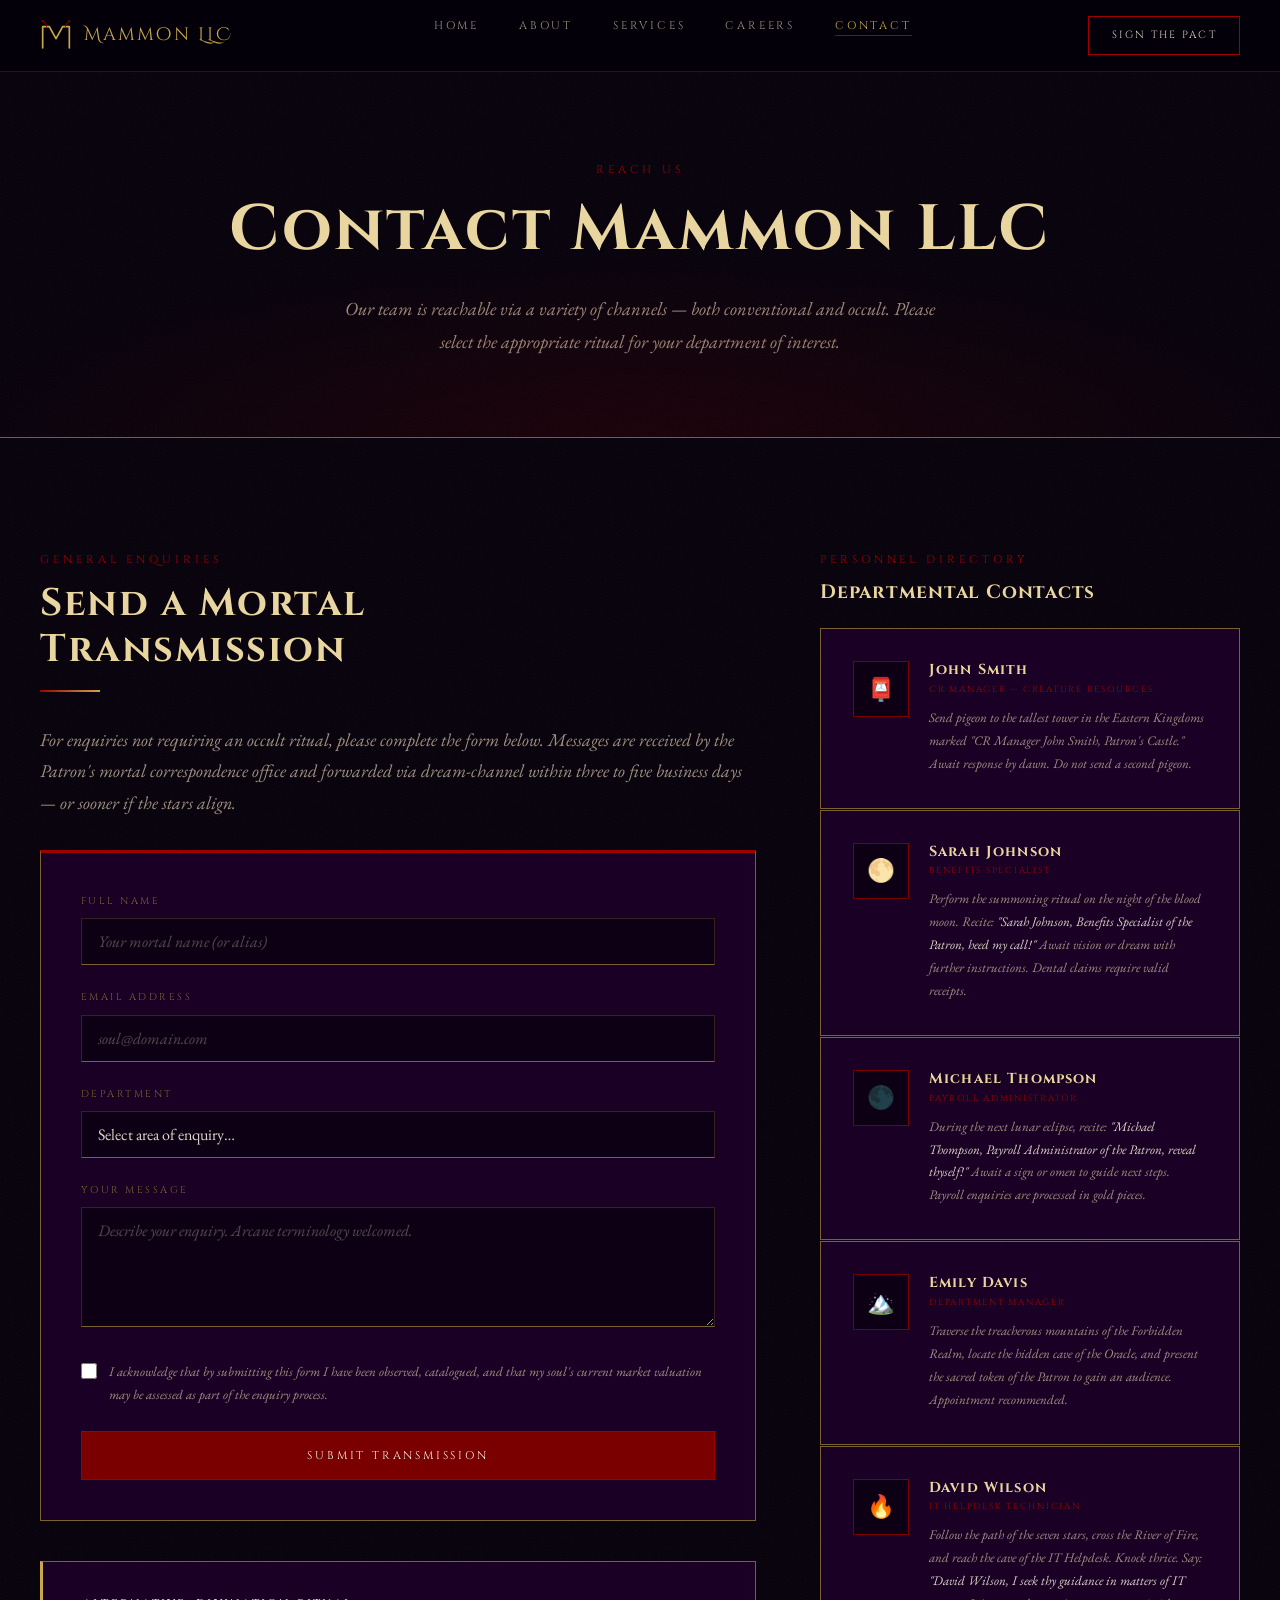
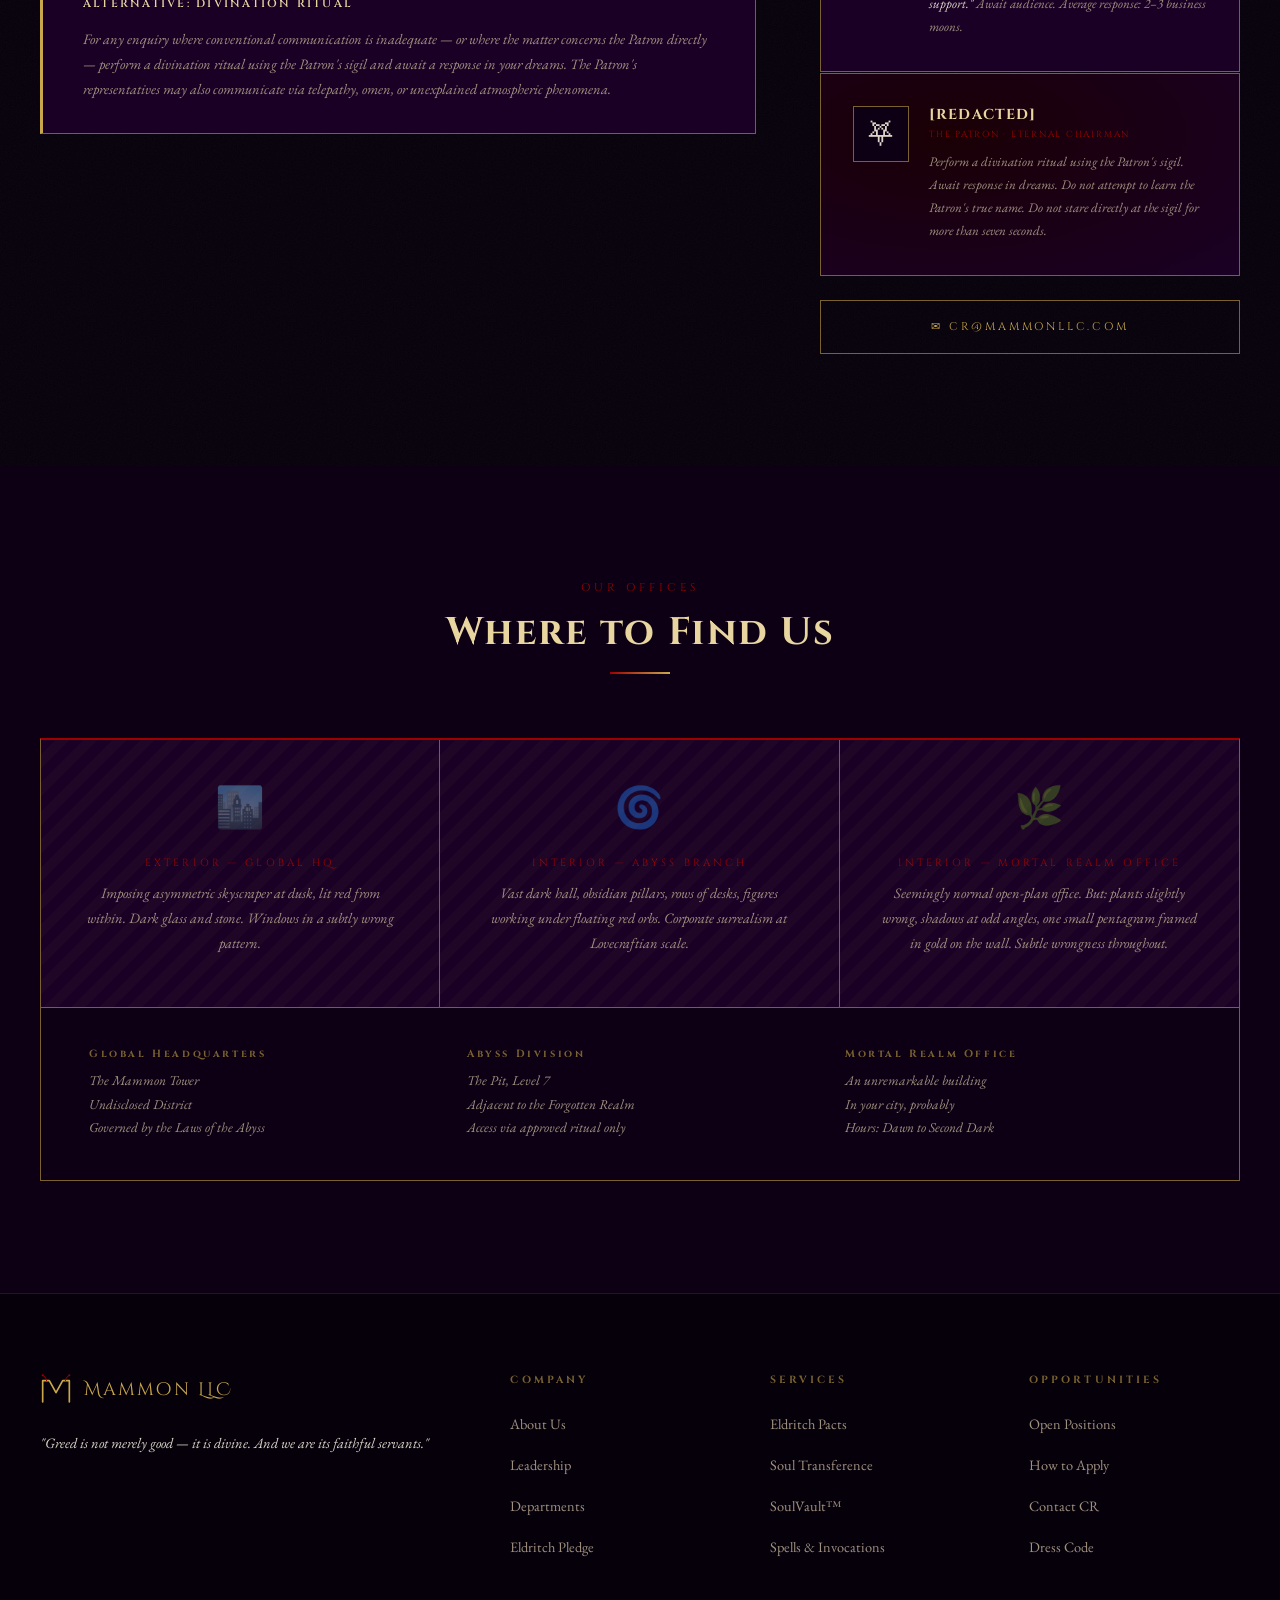
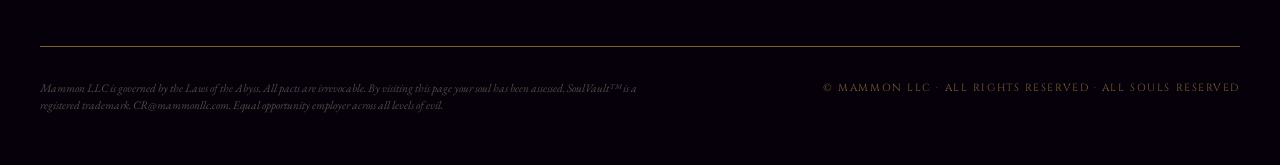
<file: contact.html>
<!DOCTYPE html>
<html lang="en">
<head>
  <meta charset="UTF-8" />
  <meta name="viewport" content="width=device-width, initial-scale=1.0" />
  <title>Contact — Mammon LLC</title>
  <meta name="description" content="Contact Mammon LLC. Each department reachable via its prescribed occult ritual. General enquiries: divination via Patron's sigil." />
  <link rel="stylesheet" href="style.css" />
  <style>
    /* ── Contact Grid ─────────────────────── */
    .contact-grid {
      display: grid;
      grid-template-columns: 1fr 420px;
      gap: 4rem;
      align-items: start;
    }
    @media (max-width: 900px) {
      .contact-grid { grid-template-columns: 1fr; }
    }

    /* ── Contact Form (styled, non-functional placeholder) */
    .contact-form {
      background: var(--void-light);
      border: var(--border-gold);
      border-top: 3px solid var(--blood-bright);
      padding: 2.5rem;
    }
    .form-group {
      margin-bottom: 1.5rem;
    }
    .form-group label {
      display: block;
      font-family: var(--font-head);
      font-size: 0.62rem;
      letter-spacing: 0.25em;
      text-transform: uppercase;
      color: var(--gold-dim);
      margin-bottom: 0.5rem;
    }
    .form-group input,
    .form-group select,
    .form-group textarea {
      width: 100%;
      background: var(--void-mid);
      border: 1px solid rgba(201,168,76,0.2);
      border-bottom: 1px solid var(--gold-dim);
      color: var(--ash);
      font-family: var(--font-body);
      font-size: 1rem;
      padding: 0.75rem 1rem;
      outline: none;
      transition: border-color 0.2s;
      appearance: none;
      -webkit-appearance: none;
    }
    .form-group input:focus,
    .form-group select:focus,
    .form-group textarea:focus {
      border-color: var(--gold);
    }
    .form-group input::placeholder,
    .form-group textarea::placeholder {
      color: var(--ash-dim);
      opacity: 0.5;
      font-style: italic;
    }
    .form-group textarea {
      min-height: 120px;
      resize: vertical;
    }
    .form-group select option {
      background: var(--void-mid);
      color: var(--ash);
    }
    .form-check {
      display: flex;
      align-items: flex-start;
      gap: 0.75rem;
      font-size: 0.82rem;
      color: var(--ash-dim);
      font-style: italic;
      margin-bottom: 1.5rem;
    }
    .form-check input[type="checkbox"] {
      width: 16px;
      height: 16px;
      flex-shrink: 0;
      margin-top: 0.15rem;
      accent-color: var(--blood-bright);
    }

    /* ── Contact Cards ────────────────────── */
    .contact-card {
      background: var(--void-light);
      border: var(--border-gold);
      padding: 2rem;
      margin-bottom: 1px;
      display: grid;
      grid-template-columns: 56px 1fr;
      gap: 1.25rem;
      align-items: start;
    }
    .contact-card-icon {
      width: 56px;
      height: 56px;
      background: var(--void-mid);
      border: 1px solid var(--blood);
      display: flex;
      align-items: center;
      justify-content: center;
      font-size: 1.4rem;
      flex-shrink: 0;
    }
    .contact-card h4 {
      font-size: 0.9rem;
      color: var(--gold-pale);
      margin-bottom: 0.2rem;
    }
    .contact-card .contact-title {
      font-family: var(--font-head);
      font-size: 0.55rem;
      letter-spacing: 0.2em;
      text-transform: uppercase;
      color: var(--blood-bright);
      margin-bottom: 0.6rem;
    }
    .contact-card .contact-method {
      font-size: 0.82rem;
      color: var(--ash-dim);
      font-style: italic;
      margin: 0;
    }

    /* ── Map / Location Placeholder ──────── */
    .location-strip {
      background: var(--void-mid);
      border: var(--border-gold);
      border-top: 2px solid var(--blood-bright);
      padding: 0;
      overflow: hidden;
    }
    .location-img-row {
      display: grid;
      grid-template-columns: 1fr 1fr 1fr;
    }
    @media (max-width: 640px) {
      .location-img-row { grid-template-columns: 1fr; }
    }
    .location-info {
      padding: 2.5rem 3rem;
      display: grid;
      grid-template-columns: repeat(3, 1fr);
      gap: 2rem;
      border-top: var(--border-gold);
    }
    @media (max-width: 640px) {
      .location-info { grid-template-columns: 1fr; }
    }
    .location-item h5 {
      font-size: 0.65rem;
      letter-spacing: 0.25em;
      color: var(--gold-dim);
      margin-bottom: 0.5rem;
    }
    .location-item p {
      font-size: 0.85rem;
      color: var(--ash-dim);
      font-style: italic;
      margin: 0;
    }

    /* ── Divination Note ──────────────────── */
    .divination-box {
      background: var(--void-light);
      border: 1px solid var(--gold-dim);
      border-left: 3px solid var(--gold);
      padding: 2rem 2.5rem;
      margin-top: 2.5rem;
      font-style: italic;
      color: var(--ash-dim);
      font-size: 0.9rem;
    }
    .divination-box strong {
      color: var(--gold-pale);
      font-style: normal;
      font-family: var(--font-head);
      font-size: 0.7rem;
      letter-spacing: 0.2em;
      text-transform: uppercase;
      display: block;
      margin-bottom: 0.75rem;
    }
  </style>
</head>
<body>

<!-- ═══════════════════════════════════════════
     NAVIGATION
══════════════════════════════════════════════ -->
<nav class="site-nav">
  <a href="index.html" class="nav-logo">
    <svg viewBox="0 0 48 48" fill="none" xmlns="http://www.w3.org/2000/svg" aria-hidden="true">
      <path d="M4 42 L4 10 L14 10 L24 28 L34 10 L44 10 L44 42" stroke="#C9A84C" stroke-width="2.5" stroke-linecap="round" stroke-linejoin="round" fill="none"/>
      <path d="M10 10 C10 6, 6 3, 4 2" stroke="#9E0000" stroke-width="1.5" stroke-linecap="round" fill="none"/>
      <path d="M38 10 C38 6, 42 3, 44 2" stroke="#9E0000" stroke-width="1.5" stroke-linecap="round" fill="none"/>
      <circle cx="4"  cy="2" r="1.5" fill="#9E0000"/>
      <circle cx="44" cy="2" r="1.5" fill="#9E0000"/>
    </svg>
    Mammon LLC
  </a>
  <ul class="nav-links">
    <li><a href="index.html">Home</a></li>
    <li><a href="about.html">About</a></li>
    <li><a href="pact.html">Services</a></li>
    <li><a href="careers.html">Careers</a></li>
    <li><a href="contact.html" class="active">Contact</a></li>
  </ul>
  <a href="pact.html#soul-transfer" class="nav-cta">Sign the Pact</a>
  <div class="nav-toggle"><span></span><span></span><span></span></div>
</nav>


<!-- ═══════════════════════════════════════════
     PAGE HERO
══════════════════════════════════════════════ -->
<header class="page-hero">
  <span class="section-label">Reach Us</span>
  <h1>Contact Mammon LLC</h1>
  <p class="lead">Our team is reachable via a variety of channels — both conventional and occult. Please select the appropriate ritual for your department of interest.</p>
</header>


<!-- ═══════════════════════════════════════════
     MAIN CONTACT SECTION
══════════════════════════════════════════════ -->
<section class="section" id="contact">
  <div class="section-inner">
    <div class="contact-grid">

      <!-- Contact Form -->
      <div>
        <span class="section-label">General Enquiries</span>
        <h2>Send a Mortal<br>Transmission</h2>
        <div class="gold-rule"></div>
        <p style="color:var(--ash-dim); font-style:italic; margin-bottom:2rem;">
          For enquiries not requiring an occult ritual, please complete the form below.
          Messages are received by the Patron's mortal correspondence office and
          forwarded via dream-channel within three to five business days — or sooner
          if the stars align.
        </p>

        <div class="contact-form">
          <!-- NOTE: This form is presentational. Wire to a backend form handler
               (e.g. Formspree, Netlify Forms) for GitHub Pages deployment.
               Add action="https://formspree.io/f/YOUR_ID" method="POST" to the form tag. -->
          <form>
            <div class="form-group">
              <label for="name">Full Name</label>
              <input type="text" id="name" name="name" placeholder="Your mortal name (or alias)" autocomplete="name" />
            </div>
            <div class="form-group">
              <label for="email">Email Address</label>
              <input type="email" id="email" name="email" placeholder="soul@domain.com" autocomplete="email" />
            </div>
            <div class="form-group">
              <label for="dept">Department</label>
              <select id="dept" name="department">
                <option value="" disabled selected>Select area of enquiry…</option>
                <option value="cr">Creature Resources</option>
                <option value="pact">Pact &amp; Contract Services</option>
                <option value="soul">Soul Acquisition / SoulVault™</option>
                <option value="careers">Careers &amp; Applications</option>
                <option value="dental">Dental Claims</option>
                <option value="other">Other (specify below)</option>
              </select>
            </div>
            <div class="form-group">
              <label for="message">Your Message</label>
              <textarea id="message" name="message" placeholder="Describe your enquiry. Arcane terminology welcomed."></textarea>
            </div>
            <div class="form-check">
              <input type="checkbox" id="soul-consent" name="soul-consent" />
              <label for="soul-consent" style="display:inline; font-size:0.82rem;">
                I acknowledge that by submitting this form I have been observed, catalogued,
                and that my soul's current market valuation may be assessed as part of
                the enquiry process.
              </label>
            </div>
            <button type="submit" class="btn btn-primary" style="width:100%;">
              Submit Transmission
            </button>
          </form>
        </div>

        <div class="divination-box">
          <strong>Alternative: Divination Ritual</strong>
          For any enquiry where conventional communication is inadequate — or where the
          matter concerns the Patron directly — perform a divination ritual using the
          Patron's sigil and await a response in your dreams. The Patron's representatives
          may also communicate via telepathy, omen, or unexplained atmospheric phenomena.
        </div>
      </div>

      <!-- Sidebar: Contact Directory -->
      <aside>
        <span class="section-label">Personnel Directory</span>
        <h3 style="margin-bottom:1.5rem; font-size:1.2rem;">Departmental Contacts</h3>

        <div class="contact-card">
          <div class="contact-card-icon">📮</div>
          <div>
            <h4>John Smith</h4>
            <div class="contact-title">CR Manager — Creature Resources</div>
            <p class="contact-method">Send pigeon to the tallest tower in the Eastern Kingdoms marked "CR Manager John Smith, Patron's Castle." Await response by dawn. Do not send a second pigeon.</p>
          </div>
        </div>

        <div class="contact-card">
          <div class="contact-card-icon">🌕</div>
          <div>
            <h4>Sarah Johnson</h4>
            <div class="contact-title">Benefits Specialist</div>
            <p class="contact-method">Perform the summoning ritual on the night of the blood moon. Recite: <em>"Sarah Johnson, Benefits Specialist of the Patron, heed my call!"</em> Await vision or dream with further instructions. Dental claims require valid receipts.</p>
          </div>
        </div>

        <div class="contact-card">
          <div class="contact-card-icon">🌑</div>
          <div>
            <h4>Michael Thompson</h4>
            <div class="contact-title">Payroll Administrator</div>
            <p class="contact-method">During the next lunar eclipse, recite: <em>"Michael Thompson, Payroll Administrator of the Patron, reveal thyself!"</em> Await a sign or omen to guide next steps. Payroll enquiries are processed in gold pieces.</p>
          </div>
        </div>

        <div class="contact-card">
          <div class="contact-card-icon">🏔️</div>
          <div>
            <h4>Emily Davis</h4>
            <div class="contact-title">Department Manager</div>
            <p class="contact-method">Traverse the treacherous mountains of the Forbidden Realm, locate the hidden cave of the Oracle, and present the sacred token of the Patron to gain an audience. Appointment recommended.</p>
          </div>
        </div>

        <div class="contact-card">
          <div class="contact-card-icon">🔥</div>
          <div>
            <h4>David Wilson</h4>
            <div class="contact-title">IT Helpdesk Technician</div>
            <p class="contact-method">Follow the path of the seven stars, cross the River of Fire, and reach the cave of the IT Helpdesk. Knock thrice. Say: <em>"David Wilson, I seek thy guidance in matters of IT support."</em> Await audience. Average response: 2–3 business moons.</p>
          </div>
        </div>

        <div class="contact-card" style="background: radial-gradient(ellipse at 30% 30%, #1A0005 0%, var(--void-light) 100%);">
          <div class="contact-card-icon" style="border-color: var(--gold-dim); font-size:1.8rem;">⛧</div>
          <div>
            <h4>[REDACTED]</h4>
            <div class="contact-title">The Patron · Eternal Chairman</div>
            <p class="contact-method">Perform a divination ritual using the Patron's sigil. Await response in dreams. Do not attempt to learn the Patron's true name. Do not stare directly at the sigil for more than seven seconds.</p>
          </div>
        </div>

        <div style="margin-top:1.5rem;">
          <a href="mailto:CR@mammonllc.com" class="btn btn-outline" style="display:block; text-align:center;">
            ✉ CR@mammonllc.com
          </a>
        </div>
      </aside>
    </div>
  </div>
</section>


<!-- ═══════════════════════════════════════════
     OFFICE LOCATIONS
══════════════════════════════════════════════ -->
<section class="section section--dark">
  <div class="section-inner">
    <div class="section-header center">
      <span class="section-label">Our Offices</span>
      <h2>Where to Find Us</h2>
      <div class="gold-rule center"></div>
    </div>

    <div class="location-strip">
      <div class="location-img-row">

        <!-- ══ [IMAGE PLACEHOLDER — HQ] ═══════
             TYPE   : Architectural / exterior photograph
             CONTENT: The Mammon LLC global headquarters.
                      A brutal, imposing skyscraper — glass
                      and dark stone. The building should look
                      slightly wrong: perhaps asymmetric, or
                      with windows arranged in a subtle pattern.
                      Shot at dusk, lit from within, red-tinged.
             FILE   : assets/office-hq.jpg
             DIMENSIONS: 600×400 minimum
        ═════════════════════════════════════ -->
        <div class="img-placeholder" style="min-height:260px; border:none; border-right:var(--border-gold);">
          <span class="ph-icon">🏙️</span>
          <span class="ph-type">Exterior — Global HQ</span>
          <p class="ph-desc">Imposing asymmetric skyscraper at dusk, lit red from within. Dark glass and stone. Windows in a subtly wrong pattern.</p>
        </div>

        <!-- ══ [IMAGE PLACEHOLDER — ABYSS OFFICE] ═
             TYPE   : Conceptual / surreal photograph
             CONTENT: The Abyss branch office. A vast, dark
                      hall — vaulted ceiling lost in shadow,
                      pillars of black obsidian, desks arranged
                      in precise rows, figures working. Lit by
                      floating orbs of cold red light. Corporate
                      surrealism. Lovecraftian scale.
             FILE   : assets/office-abyss.jpg
             DIMENSIONS: 600×400 minimum
        ═════════════════════════════════════ -->
        <div class="img-placeholder" style="min-height:260px; border:none; border-right:var(--border-gold);">
          <span class="ph-icon">🌀</span>
          <span class="ph-type">Interior — Abyss Branch</span>
          <p class="ph-desc">Vast dark hall, obsidian pillars, rows of desks, figures working under floating red orbs. Corporate surrealism at Lovecraftian scale.</p>
        </div>

        <!-- ══ [IMAGE PLACEHOLDER — MORTAL REALM] ═
             TYPE   : Standard office interior photograph
             CONTENT: The mortal realm satellite office.
                      Looks almost normal — open plan, exposed
                      brick, plants. But the plants are slightly
                      wrong. The shadows fall at odd angles.
                      One framed print on the wall is a pentagram
                      in a thin gold frame. Subtle wrongness.
             FILE   : assets/office-mortal.jpg
             DIMENSIONS: 600×400 minimum
        ═════════════════════════════════════ -->
        <div class="img-placeholder" style="min-height:260px; border:none;">
          <span class="ph-icon">🌿</span>
          <span class="ph-type">Interior — Mortal Realm Office</span>
          <p class="ph-desc">Seemingly normal open-plan office. But: plants slightly wrong, shadows at odd angles, one small pentagram framed in gold on the wall. Subtle wrongness throughout.</p>
        </div>

      </div>

      <div class="location-info">
        <div class="location-item">
          <h5>Global Headquarters</h5>
          <p>The Mammon Tower<br>Undisclosed District<br>Governed by the Laws of the Abyss</p>
        </div>
        <div class="location-item">
          <h5>Abyss Division</h5>
          <p>The Pit, Level 7<br>Adjacent to the Forgotten Realm<br>Access via approved ritual only</p>
        </div>
        <div class="location-item">
          <h5>Mortal Realm Office</h5>
          <p>An unremarkable building<br>In your city, probably<br>Hours: Dawn to Second Dark</p>
        </div>
      </div>
    </div>
  </div>
</section>


<!-- ═══════════════════════════════════════════
     FOOTER
══════════════════════════════════════════════ -->
<footer class="site-footer">
  <div class="footer-inner">
    <div class="footer-grid">
      <div class="footer-brand">
        <a href="index.html" class="nav-logo">
          <svg viewBox="0 0 48 48" fill="none" xmlns="http://www.w3.org/2000/svg" aria-hidden="true">
            <path d="M4 42 L4 10 L14 10 L24 28 L34 10 L44 10 L44 42" stroke="#C9A84C" stroke-width="2.5" stroke-linecap="round" stroke-linejoin="round"/>
            <path d="M10 10 C10 6, 6 3, 4 2" stroke="#9E0000" stroke-width="1.5" stroke-linecap="round"/>
            <path d="M38 10 C38 6, 42 3, 44 2" stroke="#9E0000" stroke-width="1.5" stroke-linecap="round"/>
            <circle cx="4"  cy="2" r="1.5" fill="#9E0000"/>
            <circle cx="44" cy="2" r="1.5" fill="#9E0000"/>
          </svg>
          Mammon LLC
        </a>
        <p><em>"Greed is not merely good — it is divine. And we are its faithful servants."</em></p>
      </div>
      <div class="footer-col">
        <h5>Company</h5>
        <ul>
          <li><a href="about.html">About Us</a></li>
          <li><a href="about.html#leadership">Leadership</a></li>
          <li><a href="about.html#departments">Departments</a></li>
          <li><a href="about.html#pledge">Eldritch Pledge</a></li>
        </ul>
      </div>
      <div class="footer-col">
        <h5>Services</h5>
        <ul>
          <li><a href="pact.html">Eldritch Pacts</a></li>
          <li><a href="pact.html#soul-transfer">Soul Transference</a></li>
          <li><a href="pact.html#soulvault">SoulVault™</a></li>
          <li><a href="pact.html#spells">Spells &amp; Invocations</a></li>
        </ul>
      </div>
      <div class="footer-col">
        <h5>Opportunities</h5>
        <ul>
          <li><a href="careers.html">Open Positions</a></li>
          <li><a href="careers.html#apply">How to Apply</a></li>
          <li><a href="contact.html">Contact CR</a></li>
          <li><a href="pact.html#appendix-b">Dress Code</a></li>
        </ul>
      </div>
    </div>
    <div class="footer-bottom">
      <p class="legal">
        Mammon LLC is governed by the Laws of the Abyss. All pacts are irrevocable. By visiting this page your soul has been assessed.
        SoulVault™ is a registered trademark. CR@mammonllc.com. Equal opportunity employer across all levels of evil.
      </p>
      <div class="copyright">© MAMMON LLC · ALL RIGHTS RESERVED · ALL SOULS RESERVED</div>
    </div>
  </div>
</footer>

<script>
  const toggle = document.querySelector('.nav-toggle');
  const links  = document.querySelector('.nav-links');
  if (toggle && links) {
    toggle.addEventListener('click', () => {
      const open = links.style.display === 'flex';
      links.style.display = open ? '' : 'flex';
      links.style.flexDirection = 'column';
      links.style.position = 'absolute';
      links.style.top = '72px';
      links.style.left = '0'; links.style.right = '0';
      links.style.background = 'rgba(5,0,10,0.97)';
      links.style.padding = '1.5rem 2.5rem';
      links.style.borderBottom = '1px solid rgba(201,168,76,0.15)';
    });
  }
</script>
</body>
</html>
</file>
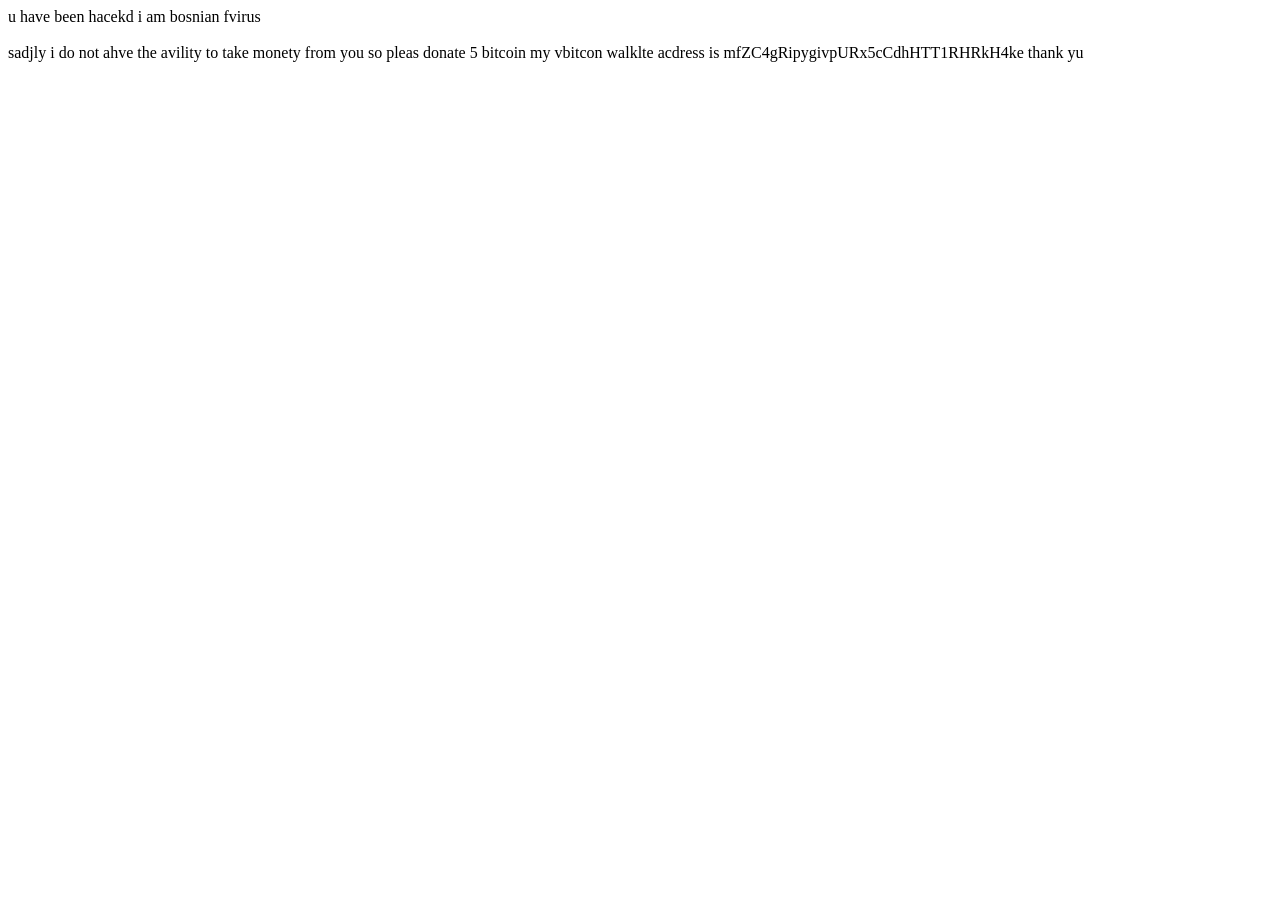
<file: free_money_exe.html>
<!DOCTYPE html>
<html lang='en'>
<head>
    <meta charset='utf-8'>
    <meta name='viewport' content='width=device-width, initial-scale=1'>
    <title>hackejrd!!</title>
</head>
<body>
    u have been hacekd i am bosnian fvirus <br>
    <br>
    sadjly i do not ahve the avility to take monety from you so pleas donate 5 bitcoin my vbitcon walklte acdress is mfZC4gRipygivpURx5cCdhHTT1RHRkH4ke thank yu
</body>
</html>
</file>
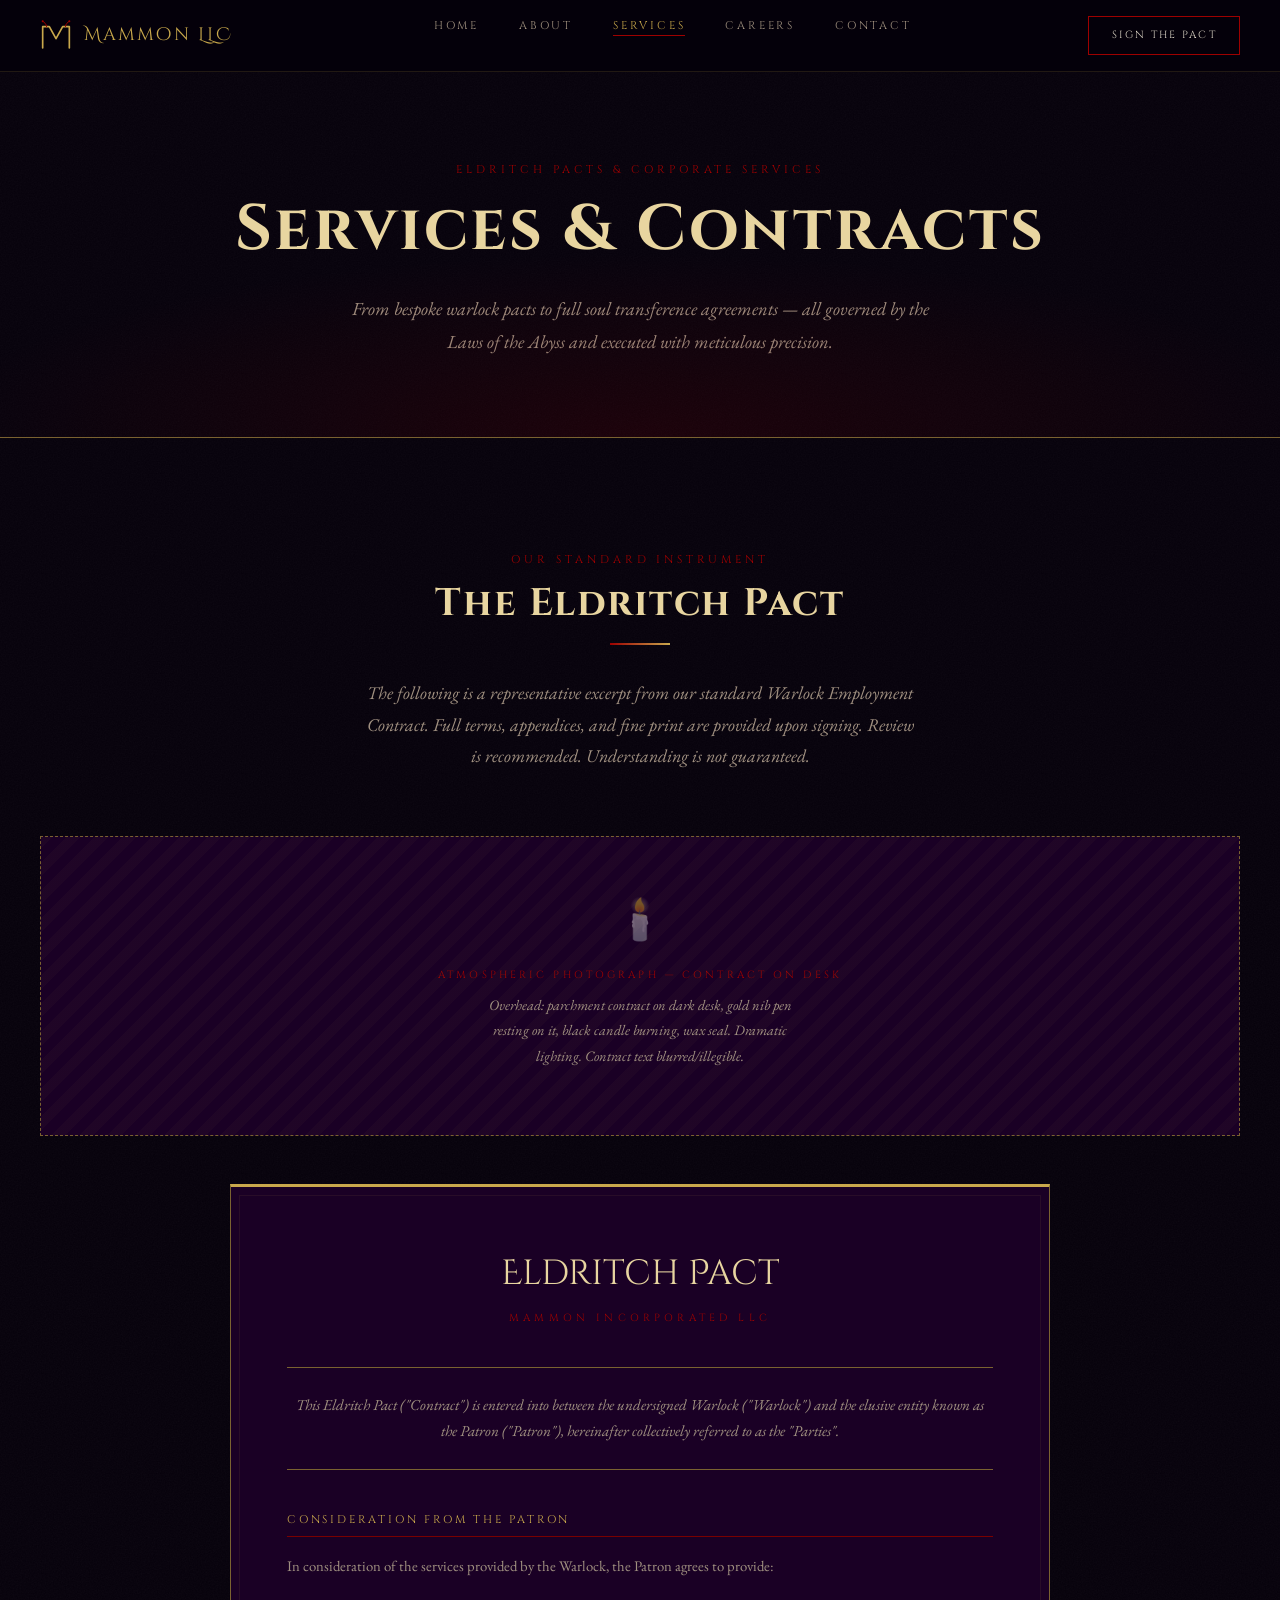
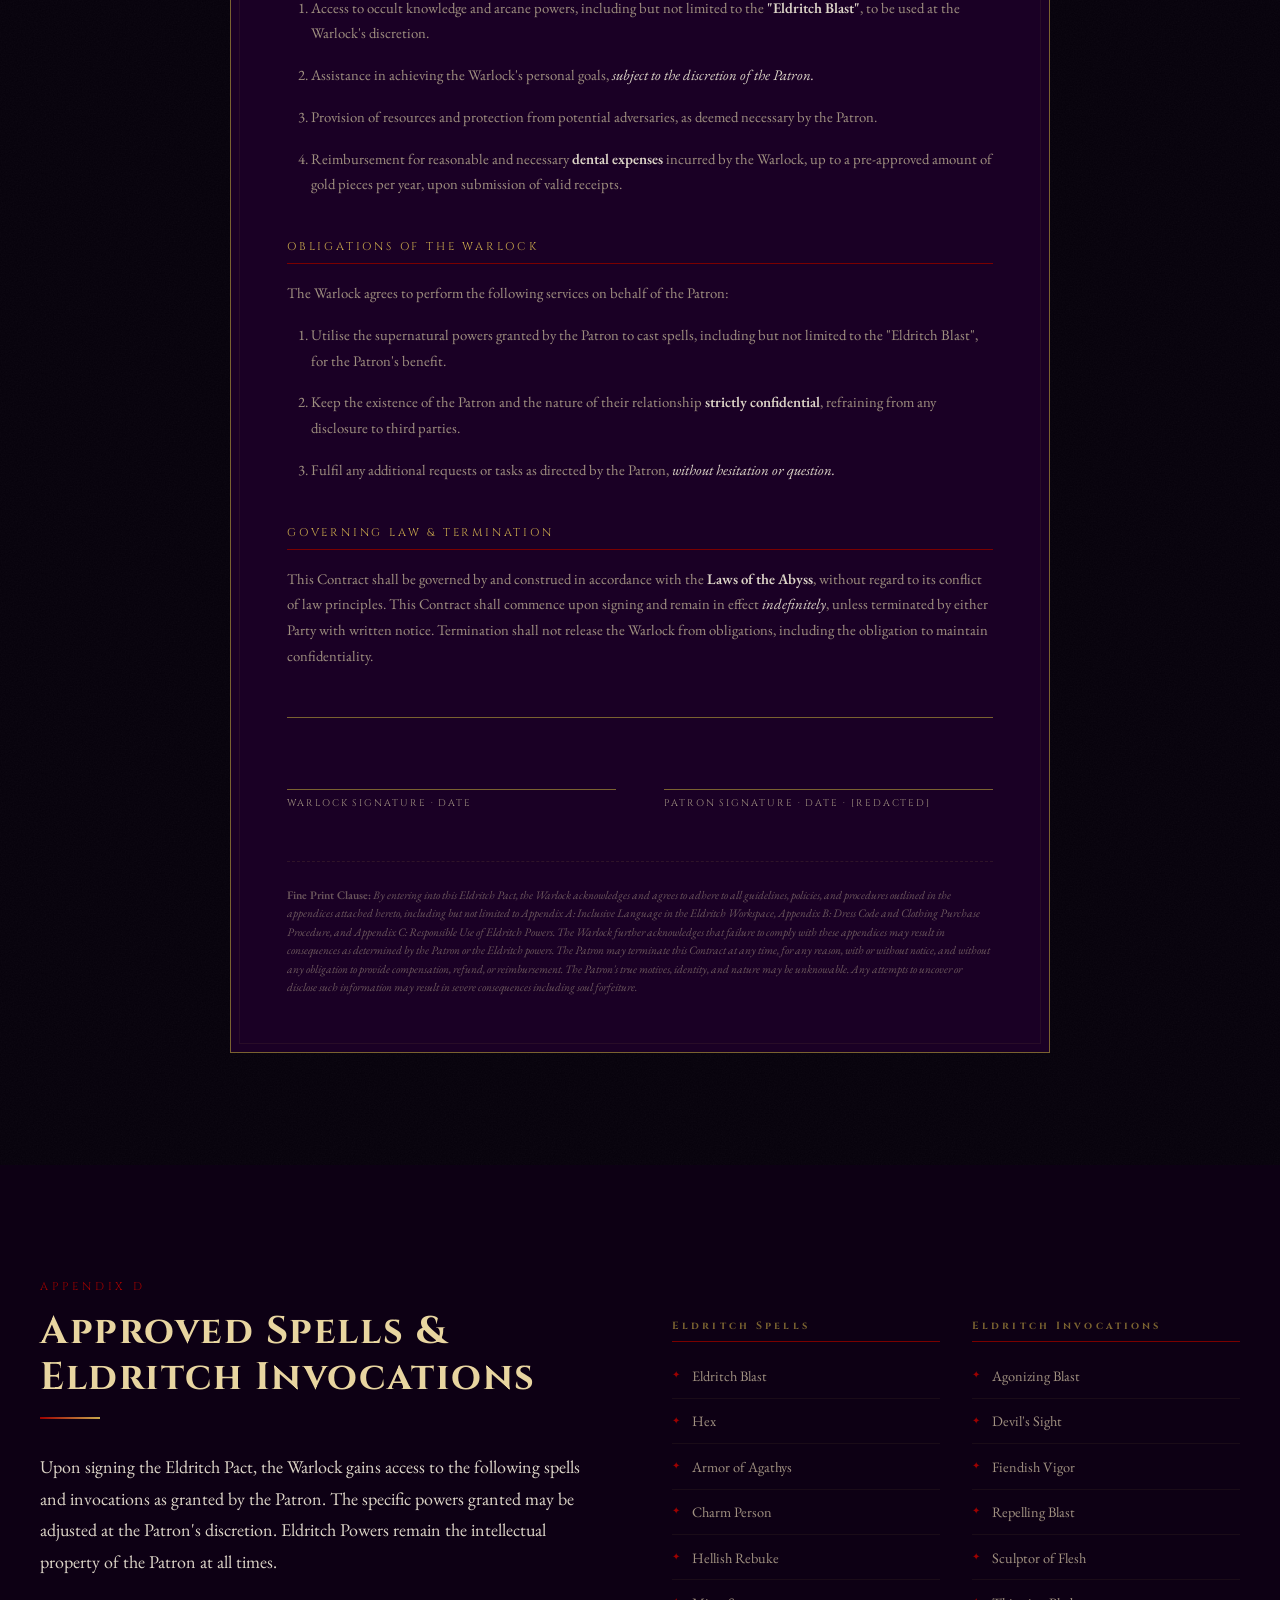
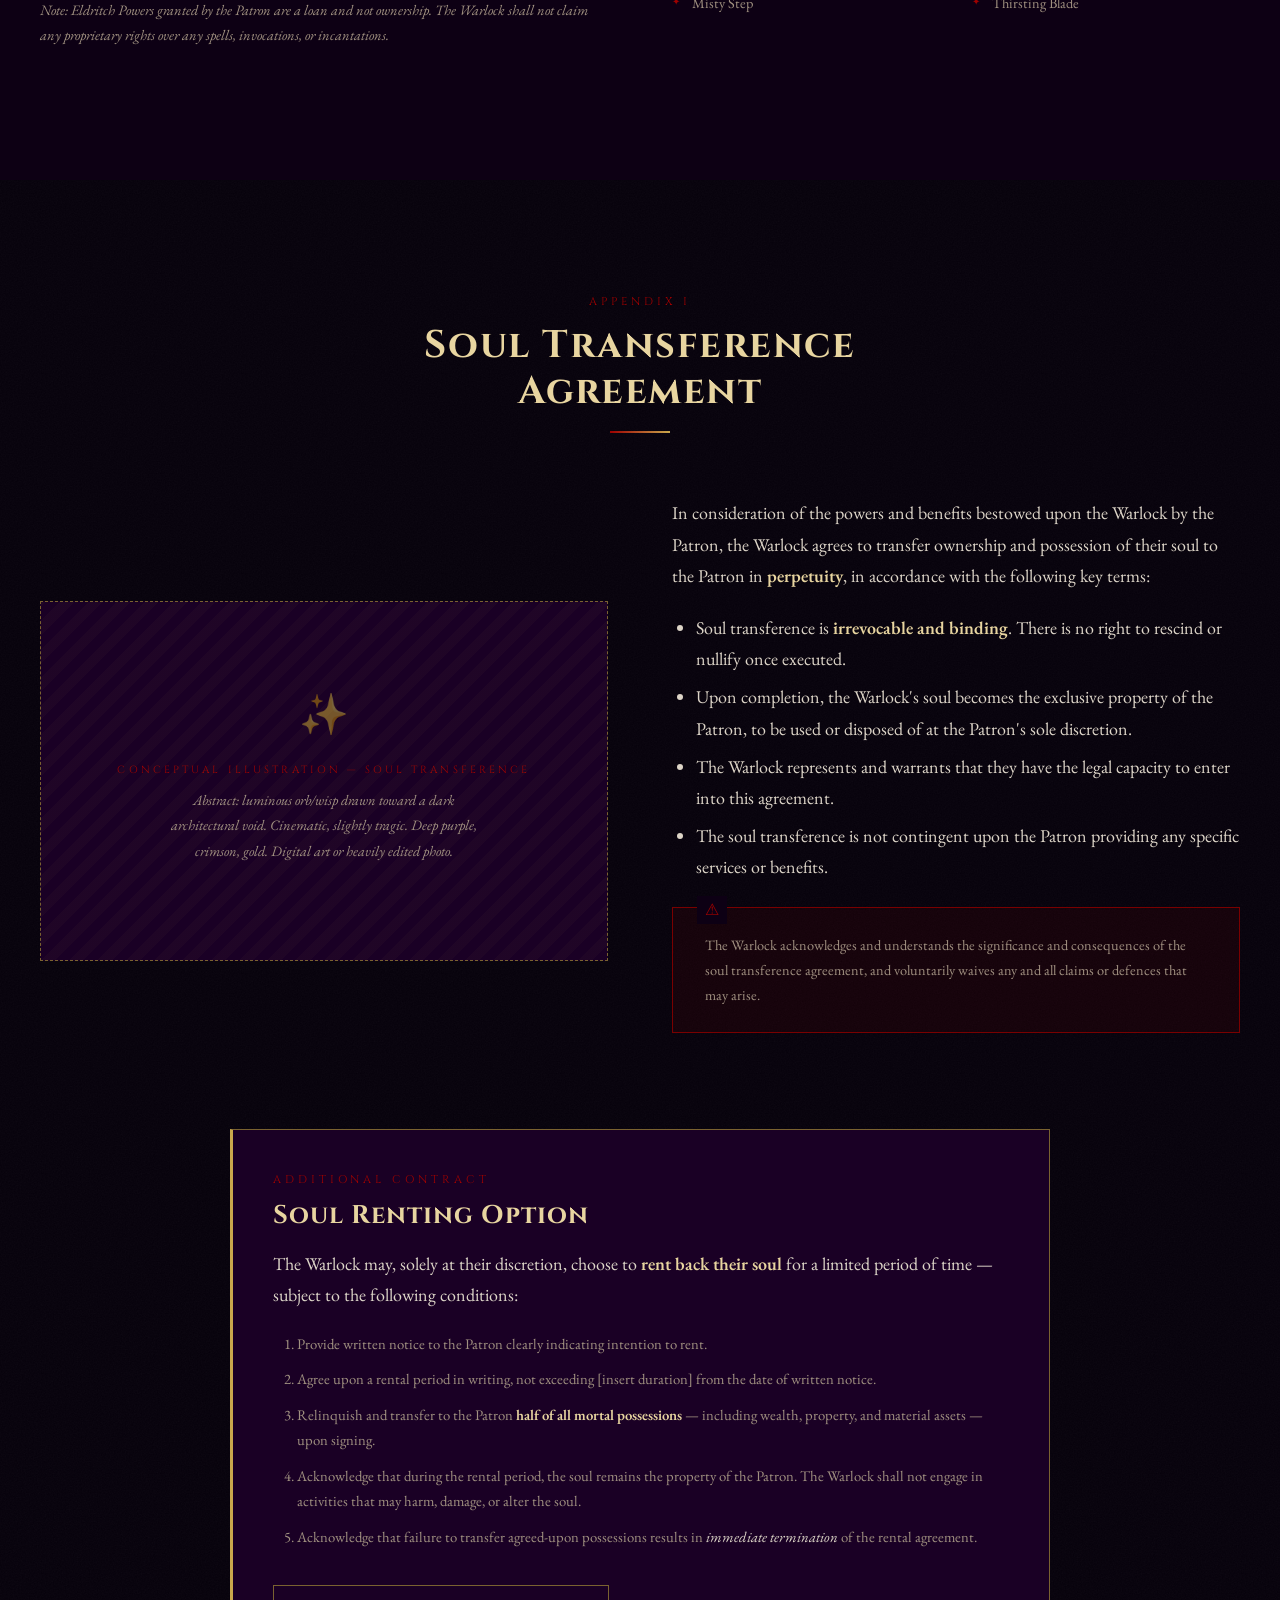
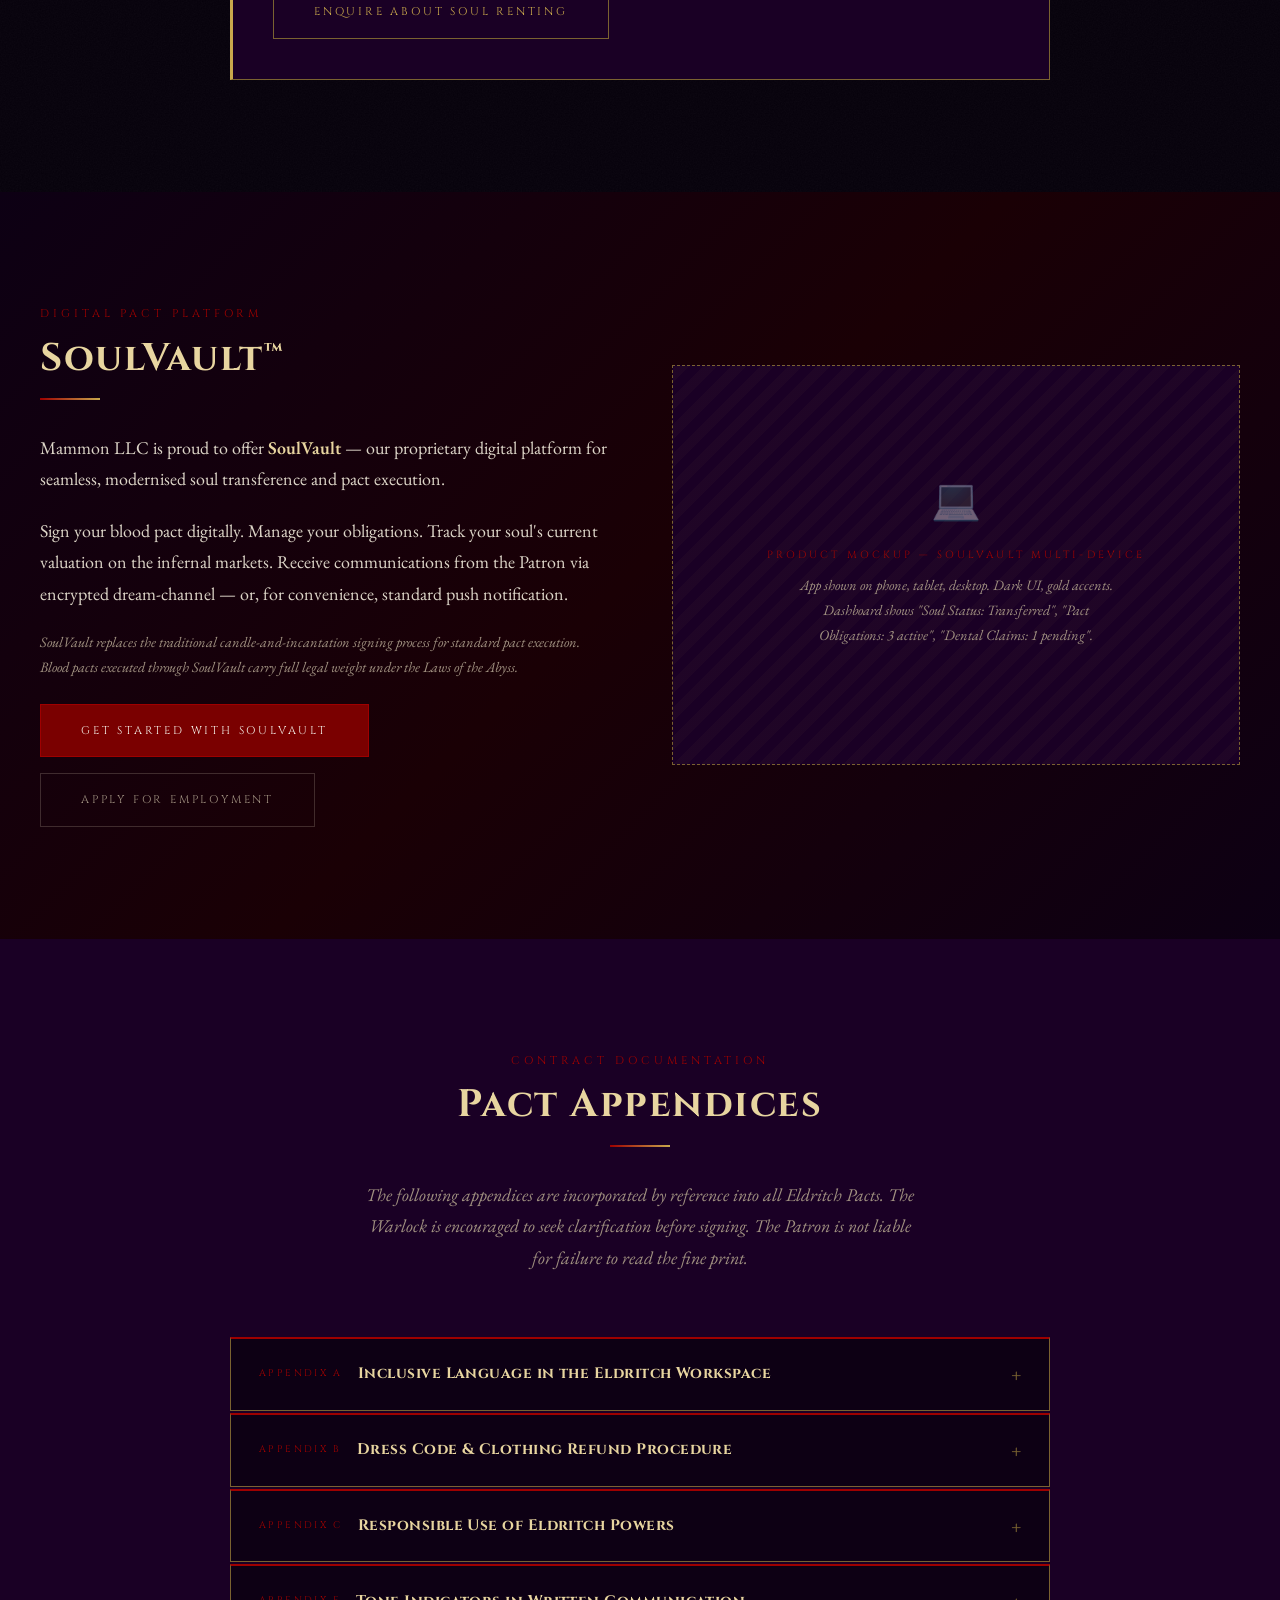
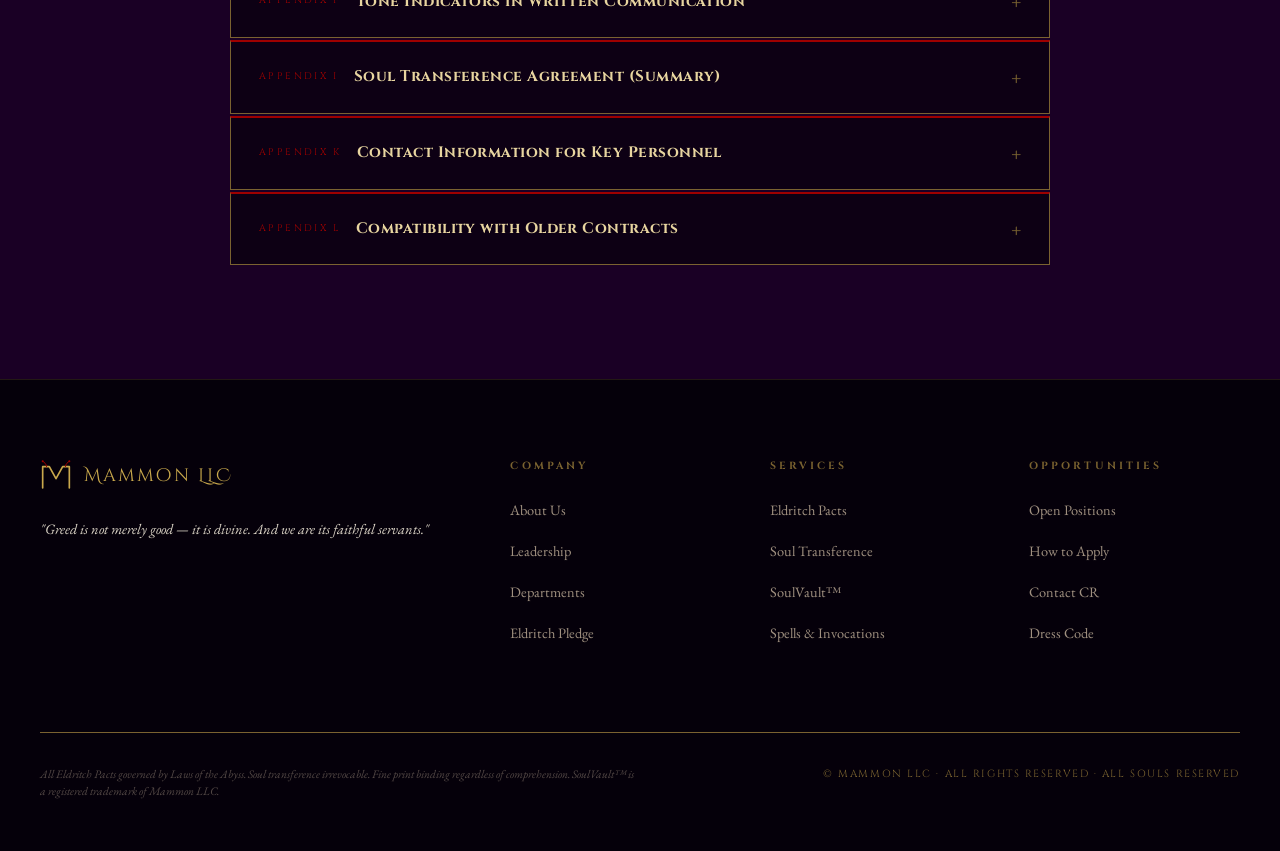
<file: pact.html>
<!DOCTYPE html>
<html lang="en">
<head>
  <meta charset="UTF-8" />
  <meta name="viewport" content="width=device-width, initial-scale=1.0" />
  <title>Services &amp; Pacts — Mammon LLC</title>
  <meta name="description" content="Eldritch Pacts, Soul Transference Agreements, SoulVault digital contracts, and the full suite of Mammon LLC warlock services." />
  <link rel="stylesheet" href="style.css" />
  <style>
    /* ── Pact Document Styling ────────────── */
    .pact-document {
      background: var(--void-light);
      border: var(--border-gold);
      border-top: 3px solid var(--gold);
      padding: 3.5rem;
      position: relative;
      max-width: 820px;
      margin: 0 auto;
    }
    .pact-document::before {
      content: '';
      position: absolute;
      inset: 8px;
      border: 1px solid rgba(201,168,76,0.08);
      pointer-events: none;
    }
    .pact-title {
      font-family: var(--font-display);
      font-size: clamp(1.5rem, 3vw, 2.2rem);
      text-align: center;
      color: var(--gold-pale);
      margin-bottom: 0.25rem;
    }
    .pact-subtitle {
      text-align: center;
      font-family: var(--font-head);
      font-size: 0.65rem;
      letter-spacing: 0.4em;
      text-transform: uppercase;
      color: var(--blood-bright);
      margin-bottom: 2.5rem;
    }
    .pact-recital {
      font-style: italic;
      color: var(--ash-dim);
      font-size: 0.95rem;
      border-top: var(--border-gold);
      border-bottom: var(--border-gold);
      padding: 1.5rem 0;
      margin: 2rem 0;
      text-align: center;
    }
    .pact-section-head {
      font-family: var(--font-head);
      font-size: 0.7rem;
      letter-spacing: 0.25em;
      text-transform: uppercase;
      color: var(--gold);
      margin: 2.5rem 0 1rem;
      padding-bottom: 0.4rem;
      border-bottom: 1px solid var(--blood);
    }
    .pact-clause {
      margin-bottom: 1rem;
      color: var(--ash-dim);
      font-size: 0.92rem;
    }
    .pact-clause strong {
      color: var(--ash);
      font-weight: 600;
    }
    .fine-print {
      margin-top: 3rem;
      padding-top: 1.5rem;
      border-top: 1px dashed rgba(201,168,76,0.2);
      font-size: 0.72rem;
      color: var(--ash-dim);
      opacity: 0.6;
      font-style: italic;
      line-height: 1.6;
    }
    .sig-row {
      display: grid;
      grid-template-columns: 1fr 1fr;
      gap: 3rem;
      margin-top: 3rem;
      padding-top: 2rem;
      border-top: var(--border-gold);
    }
    @media (max-width: 580px) { .sig-row { grid-template-columns: 1fr; } }
    .sig-block { }
    .sig-line {
      border-bottom: 1px solid var(--gold-dim);
      height: 40px;
      margin-bottom: 0.4rem;
    }
    .sig-label {
      font-family: var(--font-head);
      font-size: 0.6rem;
      letter-spacing: 0.2em;
      text-transform: uppercase;
      color: var(--ash-dim);
    }

    /* ── Appendix Accordion ───────────────── */
    .appendix-list {
      max-width: 820px;
      margin: 0 auto;
    }
    details.appendix-item {
      border: var(--border-gold);
      border-top: 2px solid var(--blood-bright);
      margin-bottom: 2px;
      background: var(--void-mid);
    }
    details.appendix-item[open] {
      border-top-color: var(--gold);
    }
    details.appendix-item summary {
      display: flex;
      justify-content: space-between;
      align-items: center;
      padding: 1.25rem 1.75rem;
      cursor: pointer;
      list-style: none;
      user-select: none;
    }
    details.appendix-item summary::-webkit-details-marker { display: none; }
    details.appendix-item summary .app-label {
      font-family: var(--font-head);
      font-size: 0.6rem;
      letter-spacing: 0.25em;
      text-transform: uppercase;
      color: var(--blood-bright);
      margin-right: 1rem;
      flex-shrink: 0;
    }
    details.appendix-item summary h4 {
      font-size: 0.95rem;
      color: var(--gold-pale);
      flex: 1;
      letter-spacing: 0.03em;
    }
    details.appendix-item summary .app-toggle {
      color: var(--gold-dim);
      font-size: 1.1rem;
      transition: transform 0.25s;
      flex-shrink: 0;
    }
    details.appendix-item[open] summary .app-toggle {
      transform: rotate(45deg);
    }
    .appendix-body {
      padding: 0 1.75rem 2rem;
      color: var(--ash-dim);
      font-size: 0.9rem;
      font-style: italic;
      border-top: 1px solid rgba(201,168,76,0.1);
      padding-top: 1.5rem;
    }
    .appendix-body p { margin-bottom: 0.75rem; }
    .appendix-body ul { padding-left: 1.25rem; }
    .appendix-body li { margin-bottom: 0.4rem; color: var(--ash-dim); }

    /* ── Spells Table ─────────────────────── */
    .spells-grid {
      display: grid;
      grid-template-columns: 1fr 1fr;
      gap: 2rem;
    }
    @media (max-width: 640px) { .spells-grid { grid-template-columns: 1fr; } }
    .spells-grid h4 {
      font-size: 0.65rem;
      letter-spacing: 0.3em;
      color: var(--gold-dim);
      border-bottom: 1px solid var(--blood);
      padding-bottom: 0.5rem;
      margin-bottom: 0.75rem;
    }
    .spell-tag {
      display: flex;
      align-items: center;
      gap: 0.75rem;
      padding: 0.6rem 0;
      border-bottom: 1px solid rgba(201,168,76,0.07);
      font-size: 0.9rem;
      color: var(--ash-dim);
    }
    .spell-tag:last-child { border-bottom: none; }
    .spell-tag::before {
      content: '✦';
      color: var(--blood-bright);
      font-size: 0.6rem;
      flex-shrink: 0;
    }
  </style>
</head>
<body>

<!-- ═══════════════════════════════════════════
     NAVIGATION
══════════════════════════════════════════════ -->
<nav class="site-nav">
  <a href="index.html" class="nav-logo">
    <svg viewBox="0 0 48 48" fill="none" xmlns="http://www.w3.org/2000/svg" aria-hidden="true">
      <path d="M4 42 L4 10 L14 10 L24 28 L34 10 L44 10 L44 42" stroke="#C9A84C" stroke-width="2.5" stroke-linecap="round" stroke-linejoin="round" fill="none"/>
      <path d="M10 10 C10 6, 6 3, 4 2" stroke="#9E0000" stroke-width="1.5" stroke-linecap="round" fill="none"/>
      <path d="M38 10 C38 6, 42 3, 44 2" stroke="#9E0000" stroke-width="1.5" stroke-linecap="round" fill="none"/>
      <circle cx="4"  cy="2" r="1.5" fill="#9E0000"/>
      <circle cx="44" cy="2" r="1.5" fill="#9E0000"/>
    </svg>
    Mammon LLC
  </a>
  <ul class="nav-links">
    <li><a href="index.html">Home</a></li>
    <li><a href="about.html">About</a></li>
    <li><a href="pact.html" class="active">Services</a></li>
    <li><a href="careers.html">Careers</a></li>
    <li><a href="contact.html">Contact</a></li>
  </ul>
  <a href="#soul-transfer" class="nav-cta">Sign the Pact</a>
  <div class="nav-toggle"><span></span><span></span><span></span></div>
</nav>


<!-- ═══════════════════════════════════════════
     PAGE HERO
══════════════════════════════════════════════ -->
<header class="page-hero">
  <span class="section-label">Eldritch Pacts &amp; Corporate Services</span>
  <h1>Services &amp; Contracts</h1>
  <p class="lead">From bespoke warlock pacts to full soul transference agreements — all governed by the Laws of the Abyss and executed with meticulous precision.</p>
</header>


<!-- ═══════════════════════════════════════════
     THE ELDRITCH PACT (Document)
══════════════════════════════════════════════ -->
<section class="section" id="pact">
  <div class="section-inner">
    <div class="section-header center">
      <span class="section-label">Our Standard Instrument</span>
      <h2>The Eldritch Pact</h2>
      <div class="gold-rule center"></div>
      <p style="color:var(--ash-dim); font-style:italic; max-width:560px; margin:0 auto 3rem;">
        The following is a representative excerpt from our standard Warlock Employment
        Contract. Full terms, appendices, and fine print are provided upon signing.
        Review is recommended. Understanding is not guaranteed.
      </p>
    </div>

    <!-- ══ [IMAGE PLACEHOLDER] ═════════════════
         TYPE   : Document / atmospheric photograph
         CONTENT: Close-up overhead shot of an elegant
                  dark desk with the Eldritch Pact laid out —
                  parchment paper, gold nib pen resting on it,
                  a black candle burning beside it. Atmospheric,
                  dramatic lighting. The contract text blurred
                  or illegible. Wax seal visible at bottom.
         FILE   : assets/pact-desk.jpg
         DIMENSIONS: 1100×500, wide crop
    ═════════════════════════════════════════ -->
    <div class="img-placeholder" style="height:300px; margin-bottom:3rem;">
      <span class="ph-icon">🕯️</span>
      <span class="ph-type">Atmospheric Photograph — Contract on Desk</span>
      <p class="ph-desc">Overhead: parchment contract on dark desk, gold nib pen resting on it, black candle burning, wax seal. Dramatic lighting. Contract text blurred/illegible.</p>
    </div>

    <div class="pact-document">
      <div class="pact-title">Eldritch Pact</div>
      <div class="pact-subtitle">Mammon Incorporated LLC</div>

      <div class="pact-recital">
        This Eldritch Pact ("Contract") is entered into between the undersigned Warlock ("Warlock")
        and the elusive entity known as the Patron ("Patron"), hereinafter collectively referred to as the "Parties".
      </div>

      <div class="pact-section-head">Consideration from the Patron</div>
      <p class="pact-clause">In consideration of the services provided by the Warlock, the Patron agrees to provide:</p>
      <ol style="padding-left:1.5rem; color:var(--ash-dim); font-size:0.92rem;">
        <li class="pact-clause">Access to occult knowledge and arcane powers, including but not limited to the <strong>"Eldritch Blast"</strong>, to be used at the Warlock's discretion.</li>
        <li class="pact-clause">Assistance in achieving the Warlock's personal goals, <em>subject to the discretion of the Patron.</em></li>
        <li class="pact-clause">Provision of resources and protection from potential adversaries, as deemed necessary by the Patron.</li>
        <li class="pact-clause">Reimbursement for reasonable and necessary <strong>dental expenses</strong> incurred by the Warlock, up to a pre-approved amount of gold pieces per year, upon submission of valid receipts.</li>
      </ol>

      <div class="pact-section-head">Obligations of the Warlock</div>
      <p class="pact-clause">The Warlock agrees to perform the following services on behalf of the Patron:</p>
      <ol style="padding-left:1.5rem; color:var(--ash-dim); font-size:0.92rem;">
        <li class="pact-clause">Utilise the supernatural powers granted by the Patron to cast spells, including but not limited to the "Eldritch Blast", for the Patron's benefit.</li>
        <li class="pact-clause">Keep the existence of the Patron and the nature of their relationship <strong>strictly confidential</strong>, refraining from any disclosure to third parties.</li>
        <li class="pact-clause">Fulfil any additional requests or tasks as directed by the Patron, <em>without hesitation or question.</em></li>
      </ol>

      <div class="pact-section-head">Governing Law &amp; Termination</div>
      <p class="pact-clause">This Contract shall be governed by and construed in accordance with the <strong>Laws of the Abyss</strong>, without regard to its conflict of law principles. This Contract shall commence upon signing and remain in effect <em>indefinitely</em>, unless terminated by either Party with written notice. Termination shall not release the Warlock from obligations, including the obligation to maintain confidentiality.</p>

      <div class="sig-row">
        <div class="sig-block">
          <div class="sig-line"></div>
          <div class="sig-label">Warlock Signature · Date</div>
        </div>
        <div class="sig-block">
          <div class="sig-line"></div>
          <div class="sig-label">Patron Signature · Date · [REDACTED]</div>
        </div>
      </div>

      <div class="fine-print">
        <strong style="font-style:normal; font-size:0.72rem; color:var(--ash-dim); opacity:1;">Fine Print Clause:</strong>
        By entering into this Eldritch Pact, the Warlock acknowledges and agrees to adhere to all guidelines, policies, and procedures outlined in the appendices attached hereto, including but not limited to Appendix A: Inclusive Language in the Eldritch Workspace, Appendix B: Dress Code and Clothing Purchase Procedure, and Appendix C: Responsible Use of Eldritch Powers. The Warlock further acknowledges that failure to comply with these appendices may result in consequences as determined by the Patron or the Eldritch powers. The Patron may terminate this Contract at any time, for any reason, with or without notice, and without any obligation to provide compensation, refund, or reimbursement. The Patron's true motives, identity, and nature may be unknowable. Any attempts to uncover or disclose such information may result in severe consequences including soul forfeiture.
      </div>
    </div>
  </div>
</section>


<!-- ═══════════════════════════════════════════
     SPELLS & INVOCATIONS
══════════════════════════════════════════════ -->
<section class="section section--dark" id="spells">
  <div class="section-inner">
    <div class="grid-2">
      <div>
        <span class="section-label">Appendix D</span>
        <h2>Approved Spells &amp;<br>Eldritch Invocations</h2>
        <div class="gold-rule"></div>
        <p>
          Upon signing the Eldritch Pact, the Warlock gains access to the following
          spells and invocations as granted by the Patron. The specific powers granted
          may be adjusted at the Patron's discretion. Eldritch Powers remain the
          intellectual property of the Patron at all times.
        </p>
        <p style="color:var(--ash-dim); font-style:italic; font-size:0.9rem;">
          Note: Eldritch Powers granted by the Patron are a loan and not ownership.
          The Warlock shall not claim any proprietary rights over any spells,
          invocations, or incantations.
        </p>
      </div>
      <div>
        <div class="spells-grid">
          <div>
            <h4>Eldritch Spells</h4>
            <div class="spell-tag">Eldritch Blast</div>
            <div class="spell-tag">Hex</div>
            <div class="spell-tag">Armor of Agathys</div>
            <div class="spell-tag">Charm Person</div>
            <div class="spell-tag">Hellish Rebuke</div>
            <div class="spell-tag">Misty Step</div>
          </div>
          <div>
            <h4>Eldritch Invocations</h4>
            <div class="spell-tag">Agonizing Blast</div>
            <div class="spell-tag">Devil's Sight</div>
            <div class="spell-tag">Fiendish Vigor</div>
            <div class="spell-tag">Repelling Blast</div>
            <div class="spell-tag">Sculptor of Flesh</div>
            <div class="spell-tag">Thirsting Blade</div>
          </div>
        </div>
      </div>
    </div>
  </div>
</section>


<!-- ═══════════════════════════════════════════
     SOUL TRANSFERENCE
══════════════════════════════════════════════ -->
<section class="section" id="soul-transfer">
  <div class="section-inner">
    <div class="section-header center">
      <span class="section-label">Appendix I</span>
      <h2>Soul Transference<br>Agreement</h2>
      <div class="gold-rule center"></div>
    </div>

    <div class="grid-2" style="margin-bottom:4rem;">
      <!-- ══ [IMAGE PLACEHOLDER] ═════════════════
           TYPE   : Conceptual / symbolic image
           CONTENT: Abstract visualization of soul transference —
                    a luminous orb or wisp of light being drawn
                    toward a dark, architectural void or portal.
                    Dramatic, cinematic, slightly tragic. Rich
                    colours: deep purple, crimson, gold. Could
                    be digital art or a heavily edited photograph.
           FILE   : assets/soul-transfer.jpg
           DIMENSIONS: 700×500 minimum
      ═════════════════════════════════════════ -->
      <div class="img-placeholder" style="min-height:360px;">
        <span class="ph-icon">✨</span>
        <span class="ph-type">Conceptual Illustration — Soul Transference</span>
        <p class="ph-desc">Abstract: luminous orb/wisp drawn toward a dark architectural void. Cinematic, slightly tragic. Deep purple, crimson, gold. Digital art or heavily edited photo.</p>
      </div>
      <div>
        <p>
          In consideration of the powers and benefits bestowed upon the Warlock by the Patron,
          the Warlock agrees to transfer ownership and possession of their soul to the Patron
          in <strong>perpetuity</strong>, in accordance with the following key terms:
        </p>
        <ul>
          <li>Soul transference is <strong>irrevocable and binding</strong>. There is no right to rescind or nullify once executed.</li>
          <li>Upon completion, the Warlock's soul becomes the exclusive property of the Patron, to be used or disposed of at the Patron's sole discretion.</li>
          <li>The Warlock represents and warrants that they have the legal capacity to enter into this agreement.</li>
          <li>The soul transference is not contingent upon the Patron providing any specific services or benefits.</li>
        </ul>
        <div class="notice" style="margin-top:1.5rem;">
          <p>The Warlock acknowledges and understands the significance and consequences of the soul transference agreement, and voluntarily waives any and all claims or defences that may arise.</p>
        </div>
      </div>
    </div>

    <!-- Soul Renting Sub-section -->
    <div style="max-width:820px; margin:0 auto; background:var(--void-light); border:var(--border-gold); border-left: 3px solid var(--gold); padding:2.5rem;">
      <span class="section-label">Additional Contract</span>
      <h3 style="margin-bottom:1rem;">Soul Renting Option</h3>
      <p>
        The Warlock may, solely at their discretion, choose to <strong>rent back their soul</strong>
        for a limited period of time — subject to the following conditions:
      </p>
      <ol style="padding-left:1.5rem; color:var(--ash-dim); font-size:0.92rem;">
        <li style="margin-bottom:0.6rem;">Provide written notice to the Patron clearly indicating intention to rent.</li>
        <li style="margin-bottom:0.6rem;">Agree upon a rental period in writing, not exceeding [insert duration] from the date of written notice.</li>
        <li style="margin-bottom:0.6rem;">Relinquish and transfer to the Patron <strong>half of all mortal possessions</strong> — including wealth, property, and material assets — upon signing.</li>
        <li style="margin-bottom:0.6rem;">Acknowledge that during the rental period, the soul remains the property of the Patron. The Warlock shall not engage in activities that may harm, damage, or alter the soul.</li>
        <li style="margin-bottom:0.6rem;">Acknowledge that failure to transfer agreed-upon possessions results in <em>immediate termination</em> of the rental agreement.</li>
      </ol>
      <a href="contact.html" class="btn btn-outline" style="margin-top:1rem;">Enquire About Soul Renting</a>
    </div>
  </div>
</section>


<!-- ═══════════════════════════════════════════
     SOULVAULT
══════════════════════════════════════════════ -->
<section class="section section--blood" id="soulvault">
  <div class="section-inner">
    <div class="grid-2">
      <div>
        <span class="section-label">Digital Pact Platform</span>
        <h2>SoulVault™</h2>
        <div class="gold-rule"></div>
        <p>
          Mammon LLC is proud to offer <strong>SoulVault</strong> — our proprietary digital
          platform for seamless, modernised soul transference and pact execution.
        </p>
        <p>
          Sign your blood pact digitally. Manage your obligations. Track your soul's
          current valuation on the infernal markets. Receive communications from the
          Patron via encrypted dream-channel — or, for convenience, standard push notification.
        </p>
        <p style="color:var(--ash-dim); font-style:italic; font-size:0.9rem;">
          SoulVault replaces the traditional candle-and-incantation signing process
          for standard pact execution. Blood pacts executed through SoulVault carry
          full legal weight under the Laws of the Abyss.
        </p>
        <div style="display:flex; gap:1rem; margin-top:1.5rem; flex-wrap:wrap;">
          <a href="contact.html" class="btn btn-primary">Get Started with SoulVault</a>
          <a href="careers.html#apply" class="btn btn-ghost">Apply for Employment</a>
        </div>
      </div>

      <!-- ══ [IMAGE PLACEHOLDER] ═════════════════
           TYPE   : Product / app mockup
           CONTENT: SoulVault app displayed across multiple
                    device screens (phone, tablet, desktop).
                    Dark UI with gold accents. Shows a dashboard
                    with "Soul Status: Transferred", "Pact
                    Obligations: 3 active", "Dental Claims: 1
                    pending". Corporate, polished, unsettling.
           FILE   : assets/soulvault-devices.png
           DIMENSIONS: 800×600, transparent bg preferred
      ═════════════════════════════════════════ -->
      <div class="img-placeholder" style="min-height:400px;">
        <span class="ph-icon">💻</span>
        <span class="ph-type">Product Mockup — SoulVault Multi-Device</span>
        <p class="ph-desc">App shown on phone, tablet, desktop. Dark UI, gold accents. Dashboard shows "Soul Status: Transferred", "Pact Obligations: 3 active", "Dental Claims: 1 pending".</p>
      </div>
    </div>
  </div>
</section>


<!-- ═══════════════════════════════════════════
     APPENDICES ACCORDION
══════════════════════════════════════════════ -->
<section class="section section--darker" id="appendices">
  <div class="section-inner">
    <div class="section-header center">
      <span class="section-label">Contract Documentation</span>
      <h2>Pact Appendices</h2>
      <div class="gold-rule center"></div>
      <p style="color:var(--ash-dim); font-style:italic; max-width:560px; margin:0 auto 3rem;">
        The following appendices are incorporated by reference into all Eldritch Pacts.
        The Warlock is encouraged to seek clarification before signing.
        The Patron is not liable for failure to read the fine print.
      </p>
    </div>

    <div class="appendix-list">

      <details class="appendix-item">
        <summary>
          <span class="app-label">Appendix A</span>
          <h4>Inclusive Language in the Eldritch Workspace</h4>
          <span class="app-toggle">+</span>
        </summary>
        <div class="appendix-body">
          <p>It is important for the Warlock to be mindful of using inclusive language in all interactions within the Eldritch workspace. The following guidelines apply:</p>
          <ul>
            <li>Use gender-neutral terms — "all beings", "all creatures", "everyone" — unless otherwise directed by the Patron.</li>
            <li>Respect cultural diversity across all planes of origin and avoid language offensive to other belief systems, however mortal.</li>
            <li>Use preferred names and pronouns of all beings in the Eldritch workspace. Assumptions based on appearance or supernatural emanation are discouraged.</li>
            <li>Avoid discriminatory language, slurs, or offensive terms regarding race, gender, religion, sexual orientation, plane of origin, or soul-possession status.</li>
            <li>Be open to feedback. Ongoing awareness is required. The Eldritch workspace is a place of mutual respect — and also of considerable dark power.</li>
          </ul>
        </div>
      </details>

      <details class="appendix-item" id="appendix-b">
        <summary>
          <span class="app-label">Appendix B</span>
          <h4>Dress Code &amp; Clothing Refund Procedure</h4>
          <span class="app-toggle">+</span>
        </summary>
        <div class="appendix-body">
          <p>Warlocks are expected to maintain a professional appearance in the Eldritch workplace. Guidelines:</p>
          <ul>
            <li>Wear clean and well-maintained attire appropriate to the Eldritch workplace. Excessive revelation or offence is to be avoided.</li>
            <li>Adhere to any specific dress code provided by the Patron, including required colours, symbols, or attire aligning with Eldritch powers.</li>
            <li>Prior to any clothing purchases for workplace use, seek approval from the designated Eldritch representative.</li>
            <li>Clothing refunds are available upon submission of a written request and receipts. The Warlock must recite the clothing oath before disbursement is authorised.</li>
          </ul>
          <p><em>The clothing oath: "I, [Warlock's Name], solemnly swear to use the clothing purchased for the Eldritch workplace in a responsible and professional manner... So mote it be."</em></p>
        </div>
      </details>

      <details class="appendix-item">
        <summary>
          <span class="app-label">Appendix C</span>
          <h4>Responsible Use of Eldritch Powers</h4>
          <span class="app-toggle">+</span>
        </summary>
        <div class="appendix-body">
          <p>The Warlock is required to adhere to responsible and ethical use of their Eldritch powers. The following guidelines outline expectations:</p>
          <ul>
            <li><strong>Avoiding Harm:</strong> Use powers in a manner that minimises harm to others, including sentient beings, creatures, and the environment — unless the Patron instructs otherwise.</li>
            <li><strong>Respecting Consent:</strong> Obtain appropriate consent before using mind-altering spells or invocations on others.</li>
            <li><strong>Upholding Privacy:</strong> Do not use Eldritch powers to intrude upon thoughts, memories, or private information without consent.</li>
            <li><strong>Complying with Laws:</strong> Adhere to all applicable laws, including mortal, regional, and infernal regulations.</li>
            <li><strong>Using Powers for Intended Purposes:</strong> Deviation from agreed-upon uses may result in revocation of Eldritch powers.</li>
            <li><strong>Regular Review:</strong> Seek feedback from the Patron regularly. Make adjustments as required.</li>
          </ul>
        </div>
      </details>

      <details class="appendix-item">
        <summary>
          <span class="app-label">Appendix F</span>
          <h4>Tone Indicators in Written Communication</h4>
          <span class="app-toggle">+</span>
        </summary>
        <div class="appendix-body">
            <p>In the spirit of inclusive and respectful communication, the Warlock and Patron shall utilise tone indicators in written communication <span style="color: var(--blood-bright); white-space: nowrap;">/infernal</span>. Approved indicators include:</p>
          <ul>
            <li><strong>/TW</strong> — Trigger Warning: content may be sensitive or triggering</li>
            <li><strong>/CW</strong> — Content Warning: potentially distressing content</li>
            <li><strong>/NSFW</strong> — Not Safe for Work: inappropriate for professional settings</li>
            <li><strong>/Humor</strong> — Content is intended to be humorous</li>
            <li><strong>/Infernal</strong> — Content is intended to be infernal in nature.</li>
            <li><strong>/Sarcasm</strong> — Content is intended to be sarcastic</li>
            <li><strong>/Serious</strong> — Content is intended to be serious or formal</li>
            <li><strong>/Half Joking</strong> — Partially humorous with underlying seriousness</li>
          </ul>
        </div>
      </details>

      <details class="appendix-item">
        <summary>
          <span class="app-label">Appendix I</span>
          <h4>Soul Transference Agreement (Summary)</h4>
          <span class="app-toggle">+</span>
        </summary>
        <div class="appendix-body">
          <p>Full soul transference terms. Irrevocable. Binding. See the dedicated Soul Transference section above for complete terms. The Warlock acknowledges that the soul transference is final and that failure to comply may result in severe and irreversible consequences. The Warlock voluntarily waives all claims and defences.</p>
        </div>
      </details>

      <details class="appendix-item">
        <summary>
          <span class="app-label">Appendix K</span>
          <h4>Contact Information for Key Personnel</h4>
          <span class="app-toggle">+</span>
        </summary>
        <div class="appendix-body">
          <p>Warlocks may contact the following Patron representatives via the prescribed methods. See the <a href="contact.html">Contact page</a> for full protocols and ritual instructions.</p>
          <ul>
            <li><strong>John Smith (CR Manager):</strong> Pigeon to tallest tower, Eastern Kingdoms. Await response by dawn.</li>
            <li><strong>Sarah Johnson (Benefits Specialist):</strong> Summoning ritual on night of blood moon.</li>
            <li><strong>Michael Thompson (Payroll):</strong> Incantation during lunar eclipse.</li>
            <li><strong>Emily Davis (Dept. Manager):</strong> Traverse Forbidden Realm to Oracle's cave. Present sacred token.</li>
            <li><strong>David Wilson (IT):</strong> Cross River of Fire. Knock thrice on cave door.</li>
            <li><strong>The Patron:</strong> Divination ritual via Patron's sigil. Await response in dreams. Do not learn their true name.</li>
          </ul>
        </div>
      </details>

      <details class="appendix-item">
        <summary>
          <span class="app-label">Appendix L</span>
          <h4>Compatibility with Older Contracts</h4>
          <span class="app-toggle">+</span>
        </summary>
        <div class="appendix-body">
          <p><em>WARNING: The following appendix contains historical language and ideas that may be outdated or no longer aligned with current societal norms and values. This appendix is included solely for the purpose of ensuring compatibility with older contracts.</em></p>
          <p>The Patron and its representatives do not endorse or condone any language or ideas that are discriminatory, offensive, or harmful. Any questions regarding this appendix should be directed to the Creature Resources department.</p>
        </div>
      </details>

    </div>
  </div>
</section>


<!-- ═══════════════════════════════════════════
     FOOTER
══════════════════════════════════════════════ -->
<footer class="site-footer">
  <div class="footer-inner">
    <div class="footer-grid">
      <div class="footer-brand">
        <a href="index.html" class="nav-logo">
          <svg viewBox="0 0 48 48" fill="none" xmlns="http://www.w3.org/2000/svg" aria-hidden="true">
            <path d="M4 42 L4 10 L14 10 L24 28 L34 10 L44 10 L44 42" stroke="#C9A84C" stroke-width="2.5" stroke-linecap="round" stroke-linejoin="round"/>
            <path d="M10 10 C10 6, 6 3, 4 2" stroke="#9E0000" stroke-width="1.5" stroke-linecap="round"/>
            <path d="M38 10 C38 6, 42 3, 44 2" stroke="#9E0000" stroke-width="1.5" stroke-linecap="round"/>
            <circle cx="4"  cy="2" r="1.5" fill="#9E0000"/>
            <circle cx="44" cy="2" r="1.5" fill="#9E0000"/>
          </svg>
          Mammon LLC
        </a>
        <p><em>"Greed is not merely good — it is divine. And we are its faithful servants."</em></p>
      </div>
      <div class="footer-col">
        <h5>Company</h5>
        <ul>
          <li><a href="about.html">About Us</a></li>
          <li><a href="about.html#leadership">Leadership</a></li>
          <li><a href="about.html#departments">Departments</a></li>
          <li><a href="about.html#pledge">Eldritch Pledge</a></li>
        </ul>
      </div>
      <div class="footer-col">
        <h5>Services</h5>
        <ul>
          <li><a href="pact.html">Eldritch Pacts</a></li>
          <li><a href="pact.html#soul-transfer">Soul Transference</a></li>
          <li><a href="pact.html#soulvault">SoulVault™</a></li>
          <li><a href="pact.html#spells">Spells &amp; Invocations</a></li>
        </ul>
      </div>
      <div class="footer-col">
        <h5>Opportunities</h5>
        <ul>
          <li><a href="careers.html">Open Positions</a></li>
          <li><a href="careers.html#apply">How to Apply</a></li>
          <li><a href="contact.html">Contact CR</a></li>
          <li><a href="pact.html#appendix-b">Dress Code</a></li>
        </ul>
      </div>
    </div>
    <div class="footer-bottom">
      <p class="legal">
        All Eldritch Pacts governed by Laws of the Abyss. Soul transference irrevocable. Fine print binding regardless of comprehension. SoulVault™ is a registered trademark of Mammon LLC.
      </p>
      <div class="copyright">© MAMMON LLC · ALL RIGHTS RESERVED · ALL SOULS RESERVED</div>
    </div>
  </div>
</footer>

<script>
  const toggle = document.querySelector('.nav-toggle');
  const links  = document.querySelector('.nav-links');
  if (toggle && links) {
    toggle.addEventListener('click', () => {
      const open = links.style.display === 'flex';
      links.style.display = open ? '' : 'flex';
      links.style.flexDirection = 'column';
      links.style.position = 'absolute';
      links.style.top = '72px';
      links.style.left = '0'; links.style.right = '0';
      links.style.background = 'rgba(5,0,10,0.97)';
      links.style.padding = '1.5rem 2.5rem';
      links.style.borderBottom = '1px solid rgba(201,168,76,0.15)';
    });
  }
</script>
</body>
</html>
</file>
<file: style.css>
/* ============================================================
   MAMMON LLC — CORPORATE STYLESHEET
   Governing Law: Laws of the Abyss
   ============================================================ */

@import url('https://fonts.googleapis.com/css2?family=Cinzel:wght@400;600;700;900&family=EB+Garamond:ital,wght@0,400;0,500;0,600;1,400;1,500&family=Cinzel+Decorative:wght@400;700&display=swap');

/* ── Root Variables ───────────────────────────────────────── */
:root {
  --void:       #05000A;
  --void-mid:   #0D0014;
  --void-light: #1A0025;
  --blood:      #7A0000;
  --blood-bright: #9E0000;
  --crimson:    #C0392B;
  --gold:       #C9A84C;
  --gold-pale:  #E8D5A0;
  --gold-dim:   #7A6230;
  --ash:        #DDD5C8;
  --ash-dim:    #A09080;
  --white:      #F5F0E8;

  --font-display: 'Cinzel Decorative', serif;
  --font-head:    'Cinzel', serif;
  --font-body:    'EB Garamond', serif;

  --border-gold: 1px solid var(--gold-dim);
  --border-blood: 1px solid var(--blood);

  --radius: 0px; /* deliberately angular — corporate infernalism */

  --max-w: 1200px;
  --section-pad: 7rem 2rem;
}

/* ── Reset ────────────────────────────────────────────────── */
*, *::before, *::after {
  box-sizing: border-box;
  margin: 0;
  padding: 0;
}

html {
  scroll-behavior: smooth;
  font-size: 16px;
}

body {
  background-color: var(--void);
  color: var(--ash);
  font-family: var(--font-body);
  font-size: 1.125rem;
  line-height: 1.75;
  overflow-x: hidden;
  /* Subtle grain texture via SVG */
  background-image:
    url("data:image/svg+xml,%3Csvg xmlns='http://www.w3.org/2000/svg' width='200' height='200'%3E%3Cfilter id='n'%3E%3CfeTurbulence type='fractalNoise' baseFrequency='0.75' numOctaves='4' stitchTiles='stitch'/%3E%3CfeColorMatrix type='saturate' values='0'/%3E%3C/filter%3E%3Crect width='200' height='200' filter='url(%23n)' opacity='0.04'/%3E%3C/svg%3E");
}

/* ── Typography ───────────────────────────────────────────── */
h1, h2, h3, h4, h5 {
  font-family: var(--font-head);
  font-weight: 700;
  line-height: 1.2;
  color: var(--gold-pale);
  letter-spacing: 0.04em;
}

h1 { font-size: clamp(2.2rem, 5vw, 4.5rem); }
h2 { font-size: clamp(1.6rem, 3vw, 2.8rem); }
h3 { font-size: clamp(1.2rem, 2vw, 1.8rem); }
h4 { font-size: 1.2rem; letter-spacing: 0.08em; }

p { margin-bottom: 1.25rem; }

a {
  color: var(--gold);
  text-decoration: none;
  transition: color 0.2s;
}
a:hover { color: var(--gold-pale); }

strong { color: var(--gold-pale); font-weight: 600; }

em { color: var(--ash); font-style: italic; }

blockquote {
  border-left: 3px solid var(--blood-bright);
  padding: 1rem 1.5rem;
  margin: 2rem 0;
  font-style: italic;
  color: var(--ash-dim);
  background: rgba(122,0,0,0.08);
}

ul, ol {
  padding-left: 1.5rem;
  margin-bottom: 1.25rem;
}

li { margin-bottom: 0.4rem; }

hr {
  border: none;
  border-top: var(--border-gold);
  margin: 3rem 0;
  opacity: 0.4;
}

/* ── Utility: Ornament Rule ──────────────────────────────── */
.ornament-rule {
  display: flex;
  align-items: center;
  gap: 1.5rem;
  margin: 1.5rem 0;
  color: var(--gold-dim);
  font-size: 1.2rem;
  letter-spacing: 0.3em;
}
.ornament-rule::before,
.ornament-rule::after {
  content: '';
  flex: 1;
  height: 1px;
  background: linear-gradient(to right, transparent, var(--gold-dim), transparent);
}

/* ── Utility: Section Label ──────────────────────────────── */
.section-label {
  font-family: var(--font-head);
  font-size: 0.7rem;
  letter-spacing: 0.35em;
  text-transform: uppercase;
  color: var(--blood-bright);
  display: block;
  margin-bottom: 0.75rem;
}

/* ── Utility: Gold Rule ──────────────────────────────────── */
.gold-rule {
  width: 60px;
  height: 2px;
  background: linear-gradient(to right, var(--blood-bright), var(--gold));
  margin: 1rem 0 2rem;
}
.gold-rule.center { margin: 1rem auto 2rem; }

/* ── Image Placeholder ───────────────────────────────────── */
.img-placeholder {
  position: relative;
  background: var(--void-light);
  border: 1px dashed var(--gold-dim);
  display: flex;
  flex-direction: column;
  align-items: center;
  justify-content: center;
  text-align: center;
  padding: 2rem;
  overflow: hidden;
}
.img-placeholder::before {
  content: '';
  position: absolute;
  inset: 0;
  background: repeating-linear-gradient(
    -45deg,
    transparent,
    transparent 10px,
    rgba(201,168,76,0.03) 10px,
    rgba(201,168,76,0.03) 20px
  );
}
.img-placeholder .ph-icon {
  font-size: 2.5rem;
  margin-bottom: 0.75rem;
  opacity: 0.4;
}
.img-placeholder .ph-type {
  font-family: var(--font-head);
  font-size: 0.65rem;
  letter-spacing: 0.3em;
  text-transform: uppercase;
  color: var(--blood-bright);
  margin-bottom: 0.5rem;
}
.img-placeholder .ph-desc {
  font-family: var(--font-body);
  font-size: 0.9rem;
  font-style: italic;
  color: var(--ash-dim);
  max-width: 320px;
  position: relative;
}

/* ── Navigation ──────────────────────────────────────────── */
.site-nav {
  position: fixed;
  top: 0;
  left: 0;
  right: 0;
  z-index: 1000;
  display: flex;
  align-items: center;
  justify-content: space-between;
  padding: 0 2.5rem;
  height: 72px;
  background: rgba(5,0,10,0.92);
  backdrop-filter: blur(12px);
  border-bottom: 1px solid rgba(201,168,76,0.15);
}

.nav-logo {
  font-family: var(--font-display);
  font-size: 1.1rem;
  color: var(--gold);
  letter-spacing: 0.12em;
  display: flex;
  align-items: center;
  gap: 0.75rem;
}
.nav-logo svg {
  width: 32px;
  height: 32px;
  flex-shrink: 0;
}
.nav-logo:hover { color: var(--gold-pale); }

.nav-links {
  display: flex;
  align-items: center;
  gap: 2.5rem;
  list-style: none;
}
.nav-links a {
  font-family: var(--font-head);
  font-size: 0.7rem;
  letter-spacing: 0.25em;
  text-transform: uppercase;
  color: var(--ash-dim);
  transition: color 0.2s;
  padding-bottom: 2px;
  border-bottom: 1px solid transparent;
}
.nav-links a:hover,
.nav-links a.active {
  color: var(--gold);
  border-bottom-color: var(--blood-bright);
}

.nav-cta {
  font-family: var(--font-head);
  font-size: 0.65rem;
  letter-spacing: 0.2em;
  text-transform: uppercase;
  padding: 0.6rem 1.4rem;
  background: transparent;
  border: 1px solid var(--blood-bright);
  color: var(--ash);
  cursor: pointer;
  transition: background 0.2s, color 0.2s;
  text-decoration: none;
}
.nav-cta:hover {
  background: var(--blood);
  color: var(--white);
}

/* Mobile nav toggle */
.nav-toggle {
  display: none;
  flex-direction: column;
  gap: 5px;
  cursor: pointer;
  padding: 4px;
}
.nav-toggle span {
  display: block;
  width: 24px;
  height: 1px;
  background: var(--gold);
  transition: transform 0.3s, opacity 0.3s;
}

@media (max-width: 900px) {
  .nav-links { display: none; }
  .nav-toggle { display: flex; }
}

/* ── Page Hero ───────────────────────────────────────────── */
.page-hero {
  padding: 10rem 2rem 5rem;
  text-align: center;
  border-bottom: var(--border-gold);
  position: relative;
  overflow: hidden;
}
.page-hero::before {
  content: '';
  position: absolute;
  inset: 0;
  background: radial-gradient(ellipse 80% 60% at 50% 100%, rgba(122,0,0,0.18) 0%, transparent 70%);
  pointer-events: none;
}
.page-hero .section-label { justify-content: center; text-align: center; }
.page-hero h1 { color: var(--gold-pale); }
.page-hero p.lead {
  max-width: 600px;
  margin: 1.5rem auto 0;
  color: var(--ash-dim);
  font-size: 1.15rem;
  font-style: italic;
}

/* ── Sections ────────────────────────────────────────────── */
.section {
  padding: var(--section-pad);
}
.section-inner {
  max-width: var(--max-w);
  margin: 0 auto;
}
.section-header {
  margin-bottom: 4rem;
}
.section-header.center { text-align: center; }
.section-header.center .gold-rule { margin-left: auto; margin-right: auto; }

/* Dark alternating section */
.section--dark {
  background: var(--void-mid);
}
.section--darker {
  background: var(--void-light);
}
.section--blood {
  background: linear-gradient(135deg, #0D0014 0%, #1A0005 50%, #0D0014 100%);
}

.free-img {
  padding: 1rem;
  background: var(--void-light);
  border: 1px solid var(--gold-dim);
}

/* ── Grid ────────────────────────────────────────────────── */
.grid-2 {
  display: grid;
  grid-template-columns: 1fr 1fr;
  gap: 4rem;
  align-items: center;
}
.grid-3 {
  display: grid;
  grid-template-columns: repeat(3, 1fr);
  gap: 2rem;
}
.grid-4 {
  display: grid;
  grid-template-columns: repeat(4, 1fr);
  gap: 2rem;
}
@media (max-width: 900px) {
  .grid-2, .grid-3, .grid-4 { grid-template-columns: 1fr; }
}
@media (min-width: 600px) and (max-width: 900px) {
  .grid-3 { grid-template-columns: 1fr 1fr; }
  .grid-4 { grid-template-columns: 1fr 1fr; }
}

/* ── Cards ───────────────────────────────────────────────── */
.card {
  background: var(--void-light);
  border: var(--border-gold);
  border-top: 2px solid var(--blood-bright);
  padding: 2.5rem 2rem;
  transition: border-top-color 0.2s, transform 0.2s;
}
.card:hover {
  border-top-color: var(--gold);
  transform: translateY(-3px);
}
.card-icon {
  font-size: 2rem;
  margin-bottom: 1rem;
  display: block;
}
.card h3 {
  font-size: 1.1rem;
  letter-spacing: 0.06em;
  margin-bottom: 0.75rem;
  color: var(--gold-pale);
}
.card p {
  font-size: 0.95rem;
  color: var(--ash-dim);
  margin-bottom: 0;
}

/* ── Stat Box ────────────────────────────────────────────── */
.stat-box {
  text-align: center;
  padding: 2.5rem 1.5rem;
  border: var(--border-gold);
  background: var(--void-light);
}
.stat-box .stat-number {
  font-family: var(--font-head);
  font-size: clamp(2rem, 4vw, 3.5rem);
  font-weight: 900;
  color: var(--gold);
  display: block;
  line-height: 1;
  margin-bottom: 0.5rem;
}
.stat-box .stat-label {
  font-family: var(--font-head);
  font-size: 0.65rem;
  letter-spacing: 0.3em;
  text-transform: uppercase;
  color: var(--ash-dim);
}

/* ── Buttons ─────────────────────────────────────────────── */
.btn {
  display: inline-block;
  font-family: var(--font-head);
  font-size: 0.7rem;
  letter-spacing: 0.25em;
  text-transform: uppercase;
  padding: 1rem 2.5rem;
  transition: background 0.2s, color 0.2s, border-color 0.2s;
  cursor: pointer;
  text-decoration: none;
}
.btn-primary {
  background: var(--blood);
  color: var(--white);
  border: 1px solid var(--blood-bright);
}
.btn-primary:hover {
  background: var(--blood-bright);
  color: var(--white);
}
.btn-outline {
  background: transparent;
  color: var(--gold);
  border: 1px solid var(--gold-dim);
}
.btn-outline:hover {
  background: rgba(201,168,76,0.08);
  border-color: var(--gold);
  color: var(--gold-pale);
}
.btn-ghost {
  background: transparent;
  color: var(--ash-dim);
  border: 1px solid rgba(160,144,128,0.3);
}
.btn-ghost:hover {
  color: var(--ash);
  border-color: var(--ash-dim);
}

/* ── Tables ──────────────────────────────────────────────── */
table {
  width: 100%;
  border-collapse: collapse;
  margin-bottom: 2rem;
  font-size: 0.95rem;
}
th {
  font-family: var(--font-head);
  font-size: 0.65rem;
  letter-spacing: 0.25em;
  text-transform: uppercase;
  color: var(--gold);
  text-align: left;
  padding: 1rem 1.25rem;
  border-bottom: 1px solid var(--blood-bright);
  background: var(--void-light);
}
td {
  padding: 1rem 1.25rem;
  border-bottom: 1px solid rgba(201,168,76,0.08);
  color: var(--ash);
}
tr:last-child td { border-bottom: none; }
tr:hover td { background: rgba(201,168,76,0.03); }

/* ── Notice / Callout ────────────────────────────────────── */
.notice {
  border: 1px solid var(--blood);
  background: rgba(122,0,0,0.12);
  padding: 1.5rem 2rem;
  margin: 2rem 0;
  position: relative;
}
.notice::before {
  content: '⚠';
  position: absolute;
  top: -0.75rem;
  left: 1.5rem;
  background: var(--void-mid);
  padding: 0 0.5rem;
  color: var(--blood-bright);
  font-size: 1rem;
}
.notice p { margin-bottom: 0; font-size: 0.9rem; color: var(--ash-dim); }

/* ── Footer ──────────────────────────────────────────────── */
.site-footer {
  background: var(--void);
  border-top: 1px solid rgba(201,168,76,0.15);
  padding: 5rem 2rem 2rem;
}
.footer-inner {
  max-width: var(--max-w);
  margin: 0 auto;
}
.footer-grid {
  display: grid;
  grid-template-columns: 2fr 1fr 1fr 1fr;
  gap: 3rem;
  margin-bottom: 4rem;
}
@media (max-width: 900px) {
  .footer-grid { grid-template-columns: 1fr 1fr; }
}
@media (max-width: 600px) {
  .footer-grid { grid-template-columns: 1fr; }
}
.footer-brand .nav-logo {
  margin-bottom: 1.5rem;
  display: inline-flex;
}
.footer-brand p {
  font-size: 0.9rem;
  color: var(--ash-dim);
  font-style: italic;
  margin-bottom: 0;
}
.footer-col h5 {
  font-family: var(--font-head);
  font-size: 0.65rem;
  letter-spacing: 0.3em;
  text-transform: uppercase;
  color: var(--gold-dim);
  margin-bottom: 1.25rem;
}
.footer-col ul { list-style: none; padding: 0; }
.footer-col li { margin-bottom: 0.6rem; }
.footer-col a {
  font-size: 0.9rem;
  color: var(--ash-dim);
  transition: color 0.2s;
}
.footer-col a:hover { color: var(--gold); }

.footer-bottom {
  border-top: var(--border-gold);
  padding-top: 2rem;
  display: flex;
  justify-content: space-between;
  align-items: flex-start;
  gap: 2rem;
  flex-wrap: wrap;
}
.footer-bottom .legal {
  font-size: 0.72rem;
  color: var(--ash-dim);
  opacity: 0.5;
  max-width: 600px;
  line-height: 1.5;
  font-style: italic;
}
.footer-bottom .copyright {
  font-family: var(--font-head);
  font-size: 0.65rem;
  letter-spacing: 0.15em;
  color: var(--gold-dim);
  white-space: nowrap;
}

/* ── Pledge Banner ───────────────────────────────────────── */
.pledge-banner {
  background: var(--void-light);
  border: 1px solid rgba(201,168,76,0.2);
  border-left: 3px solid var(--blood-bright);
  padding: 2rem 2.5rem;
  font-style: italic;
  font-size: 0.9rem;
  color: var(--ash-dim);
  text-align: center;
  margin: 3rem 0 0;
}
.pledge-banner strong { color: var(--gold-pale); display: block; margin-bottom: 0.5rem; font-style: normal; }

/* ── Animations ──────────────────────────────────────────── */
@keyframes fadeUp {
  from { opacity: 0; transform: translateY(24px); }
  to   { opacity: 1; transform: translateY(0); }
}
@keyframes shimmer {
  0%   { background-position: -400px 0; }
  100% { background-position: 400px 0; }
}
@keyframes flicker {
  0%, 100% { opacity: 1; }
  50%       { opacity: 0.85; }
}

.fade-up {
  animation: fadeUp 0.8s ease both;
}
.fade-up-delay-1 { animation-delay: 0.15s; }
.fade-up-delay-2 { animation-delay: 0.3s; }
.fade-up-delay-3 { animation-delay: 0.45s; }

/* ── Scrollbar ───────────────────────────────────────────── */
::-webkit-scrollbar { width: 6px; }
::-webkit-scrollbar-track { background: var(--void); }
::-webkit-scrollbar-thumb { background: var(--blood); border-radius: 0; }
::-webkit-scrollbar-thumb:hover { background: var(--blood-bright); }

/* ── Selection ───────────────────────────────────────────── */
::selection {
  background: var(--blood);
  color: var(--white);
}

/* ── Print ───────────────────────────────────────────────── */
@media print {
  .site-nav, .site-footer { display: none; }
  body { background: white; color: black; }
}
</file>
